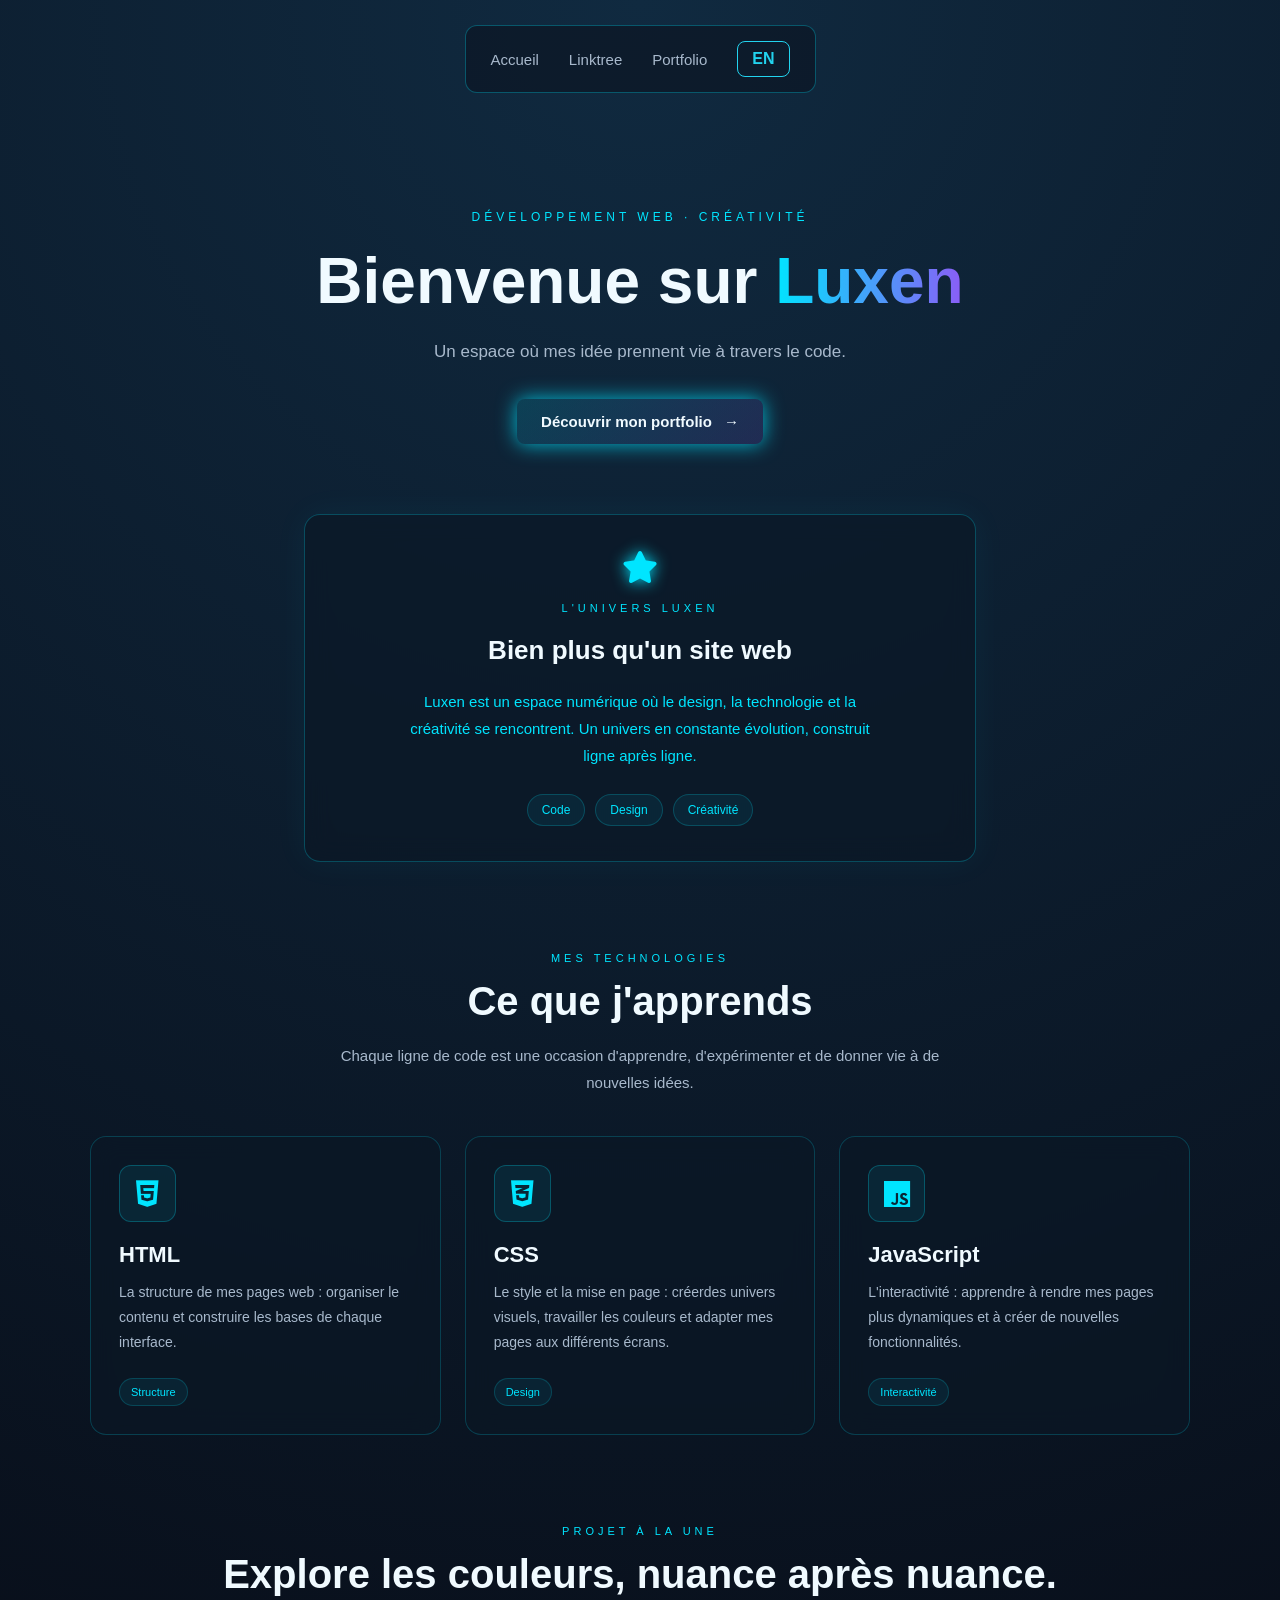
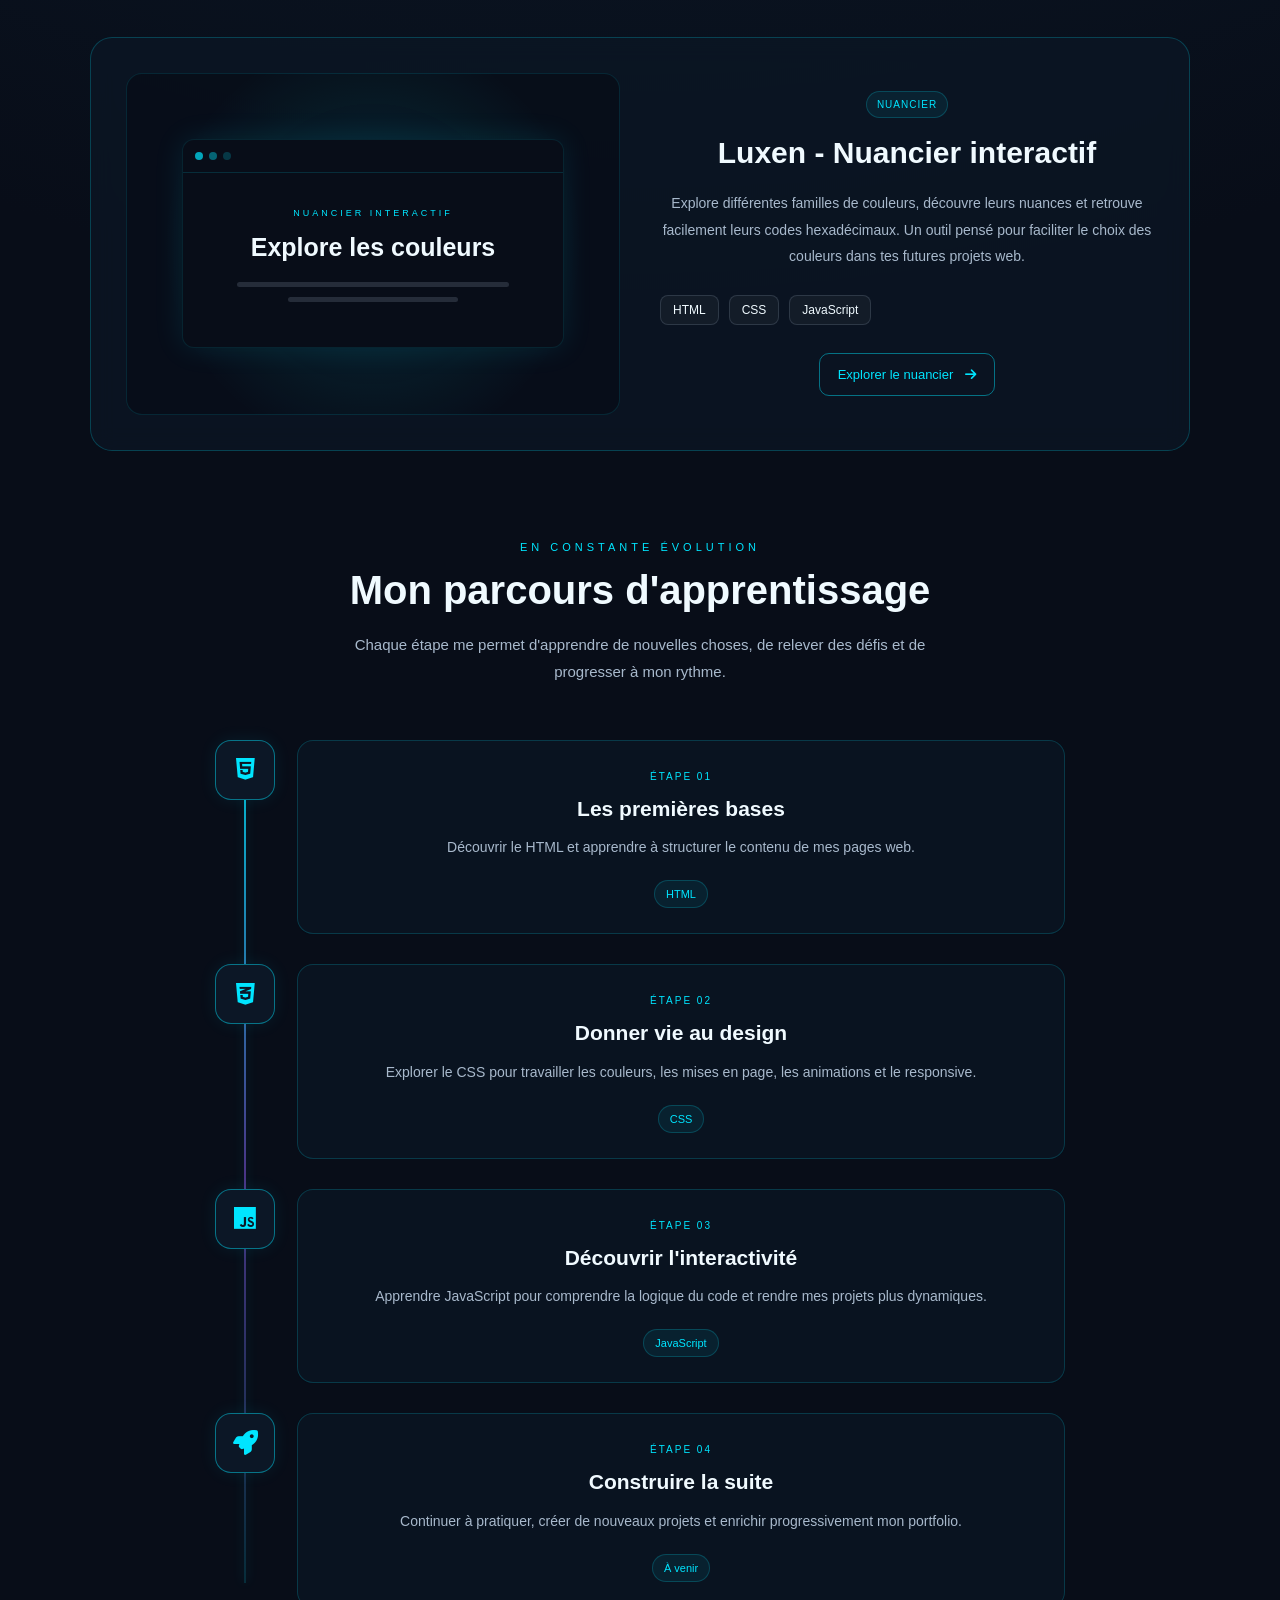
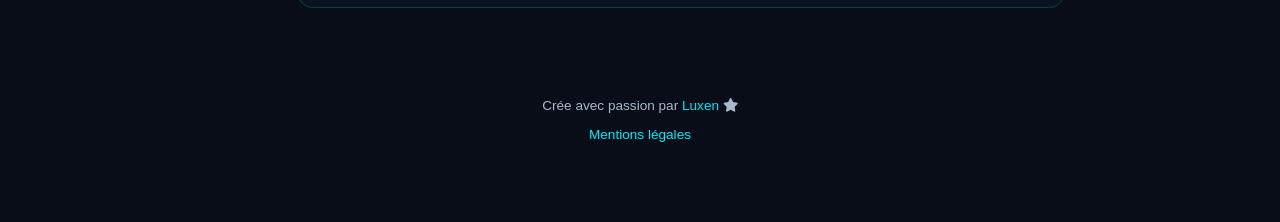
<file: index.html>
<!doctype html>
<html lang="fr">
    <head>
        <meta charset="UTF-8">
        <meta name="viewport" content="width=device-width, initial-scale=1.0">
        <title>Luxen - Accueil</title>
        <link rel="stylesheet" href="css/style.css">
        <!-- Font Awesome : bibliothèque d'icones -->
         <link rel="stylesheet" href="https://cdnjs.cloudflare.com/ajax/libs/font-awesome/6.7.2/css/all.min.css">
    </head>
    <body class="home-page">
       <nav>
        <a href="index.html" data-fr="Accueil" data-en="Home">Accueil</a>
        <a href="links.html" data-fr="Linktree" data-en="Linktree">Linktree</a>
        <a href="projects.html" data-fr="Portfolio" data-en="Portfolio">Portfolio</a>
        <button type="button" id="language-toggle" class="language-toggle" aria-label="Switch to English">EN</button>
       </nav>
       <main class="hero">
        <p class="hero-label" data-fr="DÉVELOPPEMENT WEB · CRÉATIVITÉ" data-en="WEB DEVELOPMENT · CREATIVITY">DÉVELOPPEMENT WEB · CRÉATIVITÉ</p>
        <h1 data-fr="Bienvenue sur " data-en="Welcome to ">Bienvenue sur <span>Luxen</span></h1>
        <p class="hero-description" data-fr="Un espace où mes idée prennent vie à travers le  code." data-en="A space where my ideas come to life through code.">Un espace où mes idée prennent vie à travers le  code.</p>
        <a href="projects.html" class="hero-button">
            <span data-fr="Découvrir mon portfolio" data-en="Explore my portfolio">Découvrir mon portfolio</span> <span>→</span></a>
        <section class="about-card">
            <div class="about-card-icon">
                <i class="fa-solid fa-star"></i>
            </div>
            <p class="about-card-label" data-fr="L'UNIVERS LUXEN" data-en="THE LUXEN UNIVERSE">L'UNIVERS LUXEN</p>
            <h2 data-fr="Bien plus qu'un site web" data-en="More than just a website">Bien plus qu'un site web</h2>
            <p class="about-card-description" data-fr="Luxen est un espace numérique où le design, la technologie et la créativité se rencontrent. Un univers en constante évolution, construit ligne après ligne."
                data-en="Luxen is a digital space where design, technologie, and creativity meet. A constantly evolving universe, built one line of code at a time.">
                Luxen est un espace numérique où le design, la technologie et la créativité se rencontrent. Un univers en constante évolution, construit ligne après ligne.</p>
            <div class="about-card-tags">
                <span>Code</span>
                <span>Design</span>
                <span data-fr="Créativité" data-en="Creativity">Créativité</span>
            </div>
        </section>
        <!-- SECTION: CE QUE J'APPRENDS -->
         <section class="skills-section reveal">
            <p class="skills-label" data-fr="MES TECHNOLOGIES" data-en="MY TECHNOLOGIES">MES TECHNOLOGIES</p>
            <h2 data-fr="Ce que j'apprends" data-en="What I'm learning">Ce que j'apprends</h2>
            <p class="skills-description" data-fr="Chaque ligne de code est une occasion d'apprendre, d'expérimenter et de donner vie à de nouvelles idées."
                data-en="Every line of code is an opportunity to learn, experiment, and bring new ideas to life.">
                Chaque ligne de code est une occasion d'apprendre, d'expérimenter et de donner vie à de nouvelles idées.</p>
            <div class="skills-grid">
                <!-- HTML -->
                 <article class="skill-card reveal">
                    <div class="skill-icon">
                        <i class="fa-brands fa-html5"></i>
                    </div>
                    <h3>HTML</h3>
                    <p data-fr="La structure de mes pages web : organiser le contenu et construire les bases de chaque interface."
                        data-en="The structure of my web pages: organizing content and building the foundation of each interface.">
                        La structure de mes pages web : organiser le contenu et construire les bases de chaque interface.</p>
                    <span class="skill-tag">Structure</span>
                 </article>
                 <!-- CSS -->
                  <article class="skill-card reveal">
                    <div class="skill-icon">
                        <i class="fa-brands fa-css3-alt"></i>
                    </div>
                    <h3>CSS</h3>
                    <p data-fr="Le style et la mise en page : créerdes univers visuels, travailler les couleurs et adapter mes pages aux différents écrans."
                        data-en="Styling and layout: creating visual experiences, working with colors, and adapting my pages to different screen sizes.">
                        Le style et la mise en page : créerdes univers visuels, travailler les couleurs et adapter mes pages aux différents écrans.</p>
                    <span class="skill-tag">Design</span>
                  </article>
                  <!-- JAVASCRIPT -->
                   <article class="skill-card reveal">
                    <div class="skill-icon">
                        <i class="fa-brands fa-js"></i>
                    </div>
                    <h3>JavaScript</h3>
                    <p data-fr="L'interactivité : apprendre à rendre mes pages plus dynamiques et à créer de nouvelles fonctionnalités."
                        data-en="Interactivity: learning to make my pages more dynamic and create new features.">
                        L'interactivité : apprendre à rendre mes pages plus dynamiques et à créer de nouvelles fonctionnalités.</p>
                    <span class="skill-tag" data-fr="Interactivité" data-en="Interactivity">Interactivité</span>
                   </article>
            </div>
         </section>
         <!-- SECTION : PROJET À LA UNE -->
          <section class="featured-section reveal">
            <p class="featured-label" data-fr="PROJET À LA UNE" data-en="FEATURED PROJECT">PROJET À LA UNE</p>
            <h2 data-fr="Explore les couleurs, nuance après nuance." data-en="Explore colors, shade by shade">Explore les couleurs, nuance après nuance.</h2>
            <div class="featured-card">
                <div class="featured-visual">
                    <div class="featured-window">
                        <div class="window-dots">
                            <span></span>
                            <span></span>
                            <span></span>
                        </div>
                        <div class="featured-preview">
                            <p data-fr="NUANCIER INTERACTIF" data-en="INTERACTIVE COLOR PALETTE">NUANCIER INTERACTIF</p>
                            <h3 data-fr="Explore les couleurs" data-en="Explore colors">Explore les couleurs</h3>
                            <div class="preview-line"></div>
                            <div class="preview-line short"></div>
                        </div>
                    </div>
                </div>
                <div class="featured-content">
                    <span class="featured-category" data-fr="NUANCIER" data-en="COLOR PALETTE">NUANCIER</span>
                    <h3 data-fr="Luxen - Nuancier interactif" data-en="Luxen - Interactive Color Palette">Luxen - Nuancier interactif</h3>
                    <p data-fr="Explore différentes familles de couleurs, découvre leurs nuances et retrouve facilement leurs codes hexadécimaux. Un outil pensé pour faciliter le choix des couleurs dans tes futures projets web."
                        data-en="Explore different color families, discover their shades, and easily find their hex codes. A tool designed to help you choose colors for your future web projects.">
                        Explore différentes familles de couleurs, découvre leurs nuances et retrouve facilement leurs codes hexadécimaux. Un outil pensé pour faciliter le choix des couleurs dans tes futures projets web.</p>
                    <div class="featured-tags">
                        <span>HTML</span>
                        <span>CSS</span>
                        <span>JavaScript</span>
                    </div>
                    <a href="nuancier.html" class="featured-button">
                        <span data-fr="Explorer le nuancier" data-en="Explore the color palette">Explorer le nuancier</span>
                        <i class="fa-solid fa-arrow-right"></i>
                    </a>
                </div>
            </div>
          </section>
          <!-- SECTION : MON PARCOURS D'APPRENTISSAGE -->
           <section class="journey-section reveal">
            <p class="journey-label" data-fr="EN CONSTANTE ÉVOLUTION" data-en="ALWAYS EVOLVING">EN CONSTANTE ÉVOLUTION</p>
            <h2 data-fr="Mon parcours d'apprentissage" data-en="My Learning Journey">Mon parcours d'apprentissage</h2>
            <p class="journey-description" data-fr="Chaque étape me permet d'apprendre de nouvelles choses, de relever des défis et de progresser à mon rythme."
                data-en="Each step helps me learn new things, take on challenges, and progress at my own pace.">
                Chaque étape me permet d'apprendre de nouvelles choses, de relever des défis et de progresser à mon rythme.</p>
            <div class="journey-timeline">
                <!-- ÉTAPE 1 -->
                 <article class="journey-item reveal">
                    <div class="journey-icon">
                        <i class="fa-brands fa-html5"></i>
                    </div>
                    <div class="journey-content">
                        <span class="journey-number" data-fr="ÉTAPE 01" data-en="STEP 01">ÉTAPE 01</span>
                        <h3 data-fr="Les premières bases" data-en="The First Steps">Les premières bases</h3>
                        <p data-fr="Découvrir le HTML et apprendre à structurer le contenu de mes pages web."
                            data-en="Discovering HTML and learning to structure the content of my web pages.">
                            Découvrir le HTML et apprendre à structurer le contenu de mes pages web.</p>
                        <span class="journey-tag">HTML</span>
                    </div>
                 </article>
                 <!-- ÉTAPE 2 -->
                  <article class="journey-item reveal">
                    <div class="journey-icon">
                        <i class="fa-brands fa-css3-alt"></i>
                    </div>
                    <div class="journey-content">
                        <span class="journey-number" data-fr="ÉTAPE 02" data-en="STEP 02">ÉTAPE 02</span>
                        <h3 data-fr="Donner vie au design" data-en="Bringing Design to Life">Donner vie au design</h3>
                        <p data-fr="Explorer le CSS pour travailler les couleurs, les mises en page, les animations et le responsive."
                            data-en="Exploring CSS to work with colors, layouts, animations, and responsive design.">
                            Explorer le CSS pour travailler les couleurs, les mises en page, les animations et le responsive.</p>
                        <span class="journey-tag">CSS</span>
                    </div>
                  </article>
                  <!-- ÉTAPE 3 -->
                   <article class="journey-item reveal">
                    <div class="journey-icon">
                        <i class="fa-brands fa-js"></i>
                    </div>
                    <div class="journey-content">
                        <span class="journey-number" data-fr="ÉTAPE 03" data-en="STEP 03">ÉTAPE 03</span>
                        <h3 data-fr="Découvrir l'interactivité" data-en="Discovering Interactivity">Découvrir l'interactivité</h3>
                        <p data-fr="Apprendre JavaScript pour comprendre la logique du code et rendre mes projets plus dynamiques."
                            data-en="LearningJavaScript to understand programming logic and make my projects more dynamic.">
                            Apprendre JavaScript pour comprendre la logique du code et rendre mes projets plus dynamiques.</p>
                        <span class="journey-tag">JavaScript</span>
                    </div>
                   </article>
                   <!-- ÉTAPE 4 -->
                    <article class="journey-item reveal">
                        <div class="journey-icon">
                            <i class="fa-solid fa-rocket"></i>
                        </div>
                        <div class="journey-content">
                            <span class="journey-number" data-fr="ÉTAPE 04" data-en="STEP 04">ÉTAPE 04</span>
                            <h3 data-fr="Construire la suite" data-en="Building What's Next">Construire la suite</h3>
                            <p data-fr="Continuer à pratiquer, créer de nouveaux projets et enrichir progressivement mon portfolio."
                                data-en="Keep practicing, create new projects, and gradually expand my portfolio.">
                                Continuer à pratiquer, créer de nouveaux projets et enrichir progressivement mon portfolio.</p>
                            <span class="journey-tag" data-fr="À venir" data-en="Coming soon">À venir</span>
                        </div>
                    </article>
            </div>
           </section>
        <footer class="site-footer">
            <p data-fr="Crée avec passion par " data-en="Created with passion by ">Crée avec passion par <span>Luxen</span> 
            <i class="fa-solid fa-star"></i>
            </p>
            <a href="mentions-legales.html" data-fr="Mentions légales" data-en="Legal Notice">Mentions légales</a>
        </footer>
       </main>
       <script src="js/script.js"></script>
    </body>
</html>
</file>
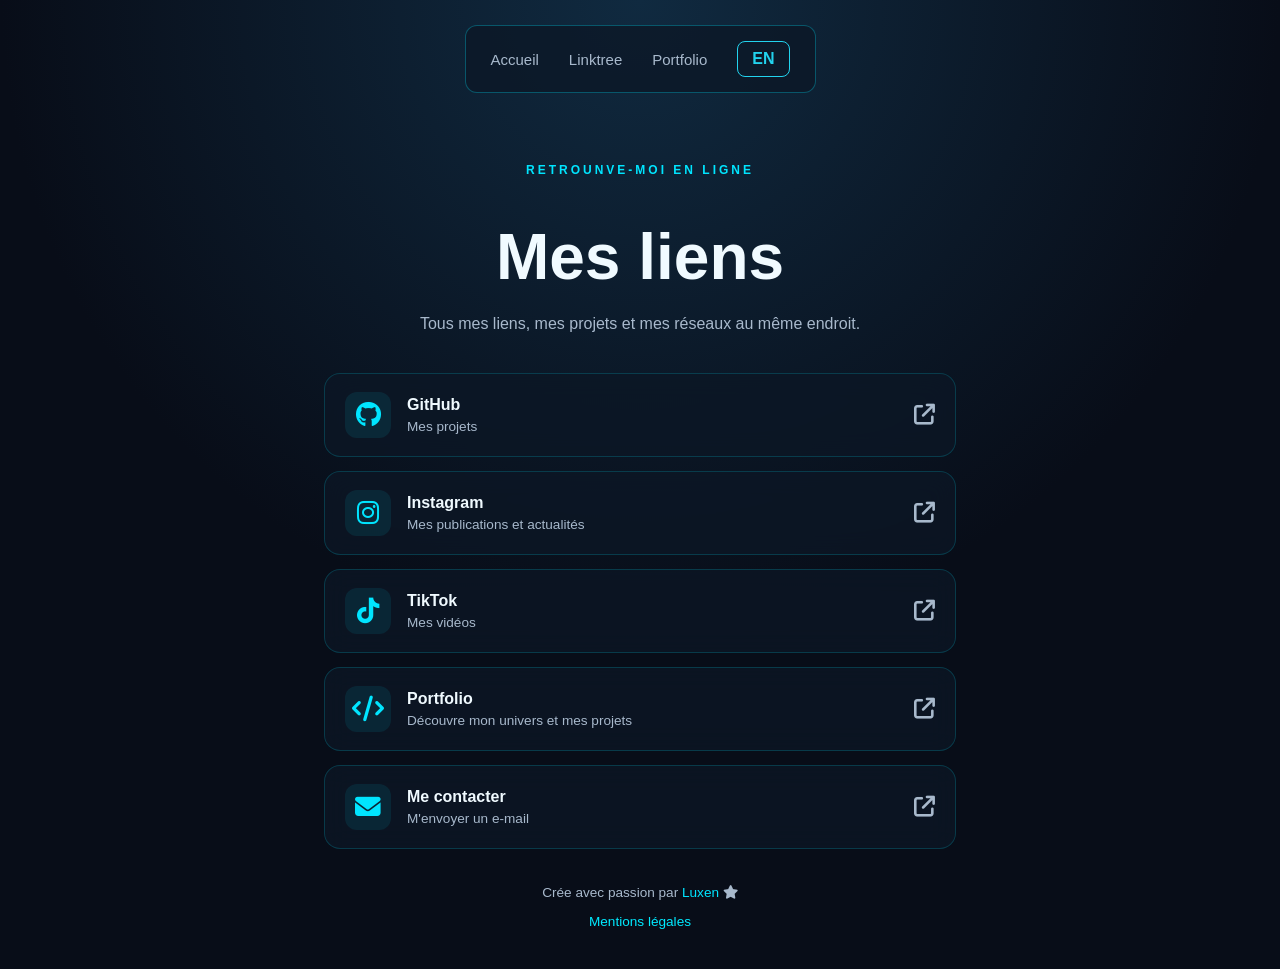
<file: links.html>
<!doctype html>
<html lang="fr">
    <head>
         <meta charset="UTF-8">
        <meta name="viewport" content="width=device-width, initial-scale=1.0">
        <title>Luxen - Linktree</title>
        <link rel="stylesheet" href="css/style.css">
        <!-- Font Awesome : bibliothèque d'icones -->
         <link rel="stylesheet" href="https://cdnjs.cloudflare.com/ajax/libs/font-awesome/6.7.2/css/all.min.css">
    </head>
    <body class="links-page">
       <nav>
        <a href="index.html" data-fr="Accueil" data-en="Home">Accueil</a>
        <a href="links.html" data-fr="Linktree" data-en="Linktree">Linktree</a>
        <a href="projects.html" data-fr="Portfolio" data-en="Portfolio">Portfolio</a>
        <button type="button" id="language-toggle" class="language-toggle" aria-label="Switch to English">EN</button>
       </nav> 
       <main class="links-container">
        <header class="links-header">
            <p class="links-label" data-fr="RETROUNVE-MOI EN LIGNE" data-en="FIND ME ONLINE">RETROUVE-MOI EN LIGNE</p>
            <h1 data-fr="Mes liens" data-en="My links">Mes liens</h1>
            <p class="links-description" data-fr="Tous mes liens, mes projets et mes réseaux au même endroit."
                data-en="All my links, projects and social media in one place.">
                Tous mes liens, mes projets et mes réseaux au même endroit.</p>
        </header>
        <section class="links-list">
            <!-- GitHub -->
            <a class="link-card" href="https://github.com/lukas-dev-02-51/" target="_blank" rel="noopener noreferrer">
                <span class="link-icon">
                    <i class="fa-brands fa-github"></i>
                </span>
                <span class="link-info">
                    <strong>GitHub</strong>
                    <small data-fr="Mes projets" data-en="My projects">Mes projets</small>
                </span>
                <span class="link-arrow">
                    <i class="fa-solid fa-arrow-up-right-from-square"></i>
                </span>
            </a>
            <!-- Instagram -->
            <a class="link-card" href="https://www.instagram.com/lukas.dev.02.51?igsh=MWQ1NndvaG9zdzJwNw%3D%3D&utm_source=qr" target="blank" rel="noopener noreferrer">
                <span class="link-icon">
                    <i class="fa-brands fa-instagram"></i>
                </span>
                <span class="link-info">
                    <strong>Instagram</strong>
                    <small data-fr="Mes publications et actualités" data-en="My posts and updates">Mes publications et actualités</small>
                </span>
                <span class="link-arrow">
                    <i class="fa-solid fa-arrow-up-right-from-square"></i>
                </span>
            </a>
            <!-- TikTok -->
            <a class="link-card" href="https://www.tiktok.com/@lukas.dev.02.51" target="_blank" rel="noopener noreferrer">
                <span class="link-icon">
                    <i class="fa-brands fa-tiktok"></i>
                </span>
                <span class="link-info">
                    <strong>TikTok</strong>
                    <small data-fr="Mes vidéos" data-en="My videos">Mes vidéos</small>
                </span>
                <span class="link-arrow">
                    <i class="fa-solid fa-arrow-up-right-from-square"></i>
                </span>
            </a>
            <!-- Portfolio -->
            <a class="link-card" href="projects.html">
                <span class="link-icon">
                    <i class="fa-solid fa-code"></i>
                </span>
                <span class="link-info">
                    <strong>Portfolio</strong>
                    <small data-fr="Découvre mon univers et mes projets" data-en="Discover my world and projects">Découvre mon univers et mes projets</small>
                </span>
                <span class="link-arrow">
                    <i class="fa-solid fa-arrow-up-right-from-square"></i>
                </span>
            </a>
            <!-- Contact -->
            <a class="link-card" href="mailto:lukas.dev.02.51@gmail.com">
                <span class="link-icon">
                    <i class="fa-solid fa-envelope"></i>
                </span>
                <span class="link-info">
                    <strong data-fr="Me contacter" data-en="Contact me">Me contacter</strong>
                    <small data-fr="M'envoyer un e-mail" data-en="Send me an email">M'envoyer un e-mail</small>
                </span>
                <span class="link-arrow">
                    <i class="fa-solid fa-arrow-up-right-from-square"></i>
                </span>
            </a>
        </section>
        <footer class="site-footer">
            <p data-fr="Crée avec passion par " data-en="Created with passion by ">Crée avec passion par <span>Luxen</span> 
            <i class="fa-solid fa-star"></i>
            </p>
            <a href="mentions-legales.html" data-fr="Mentions légales" data-en="Legal Notice">Mentions légales</a>
        </footer>
       </main>
       <script src="js/script.js"></script>
    </body>
</html>
</file>
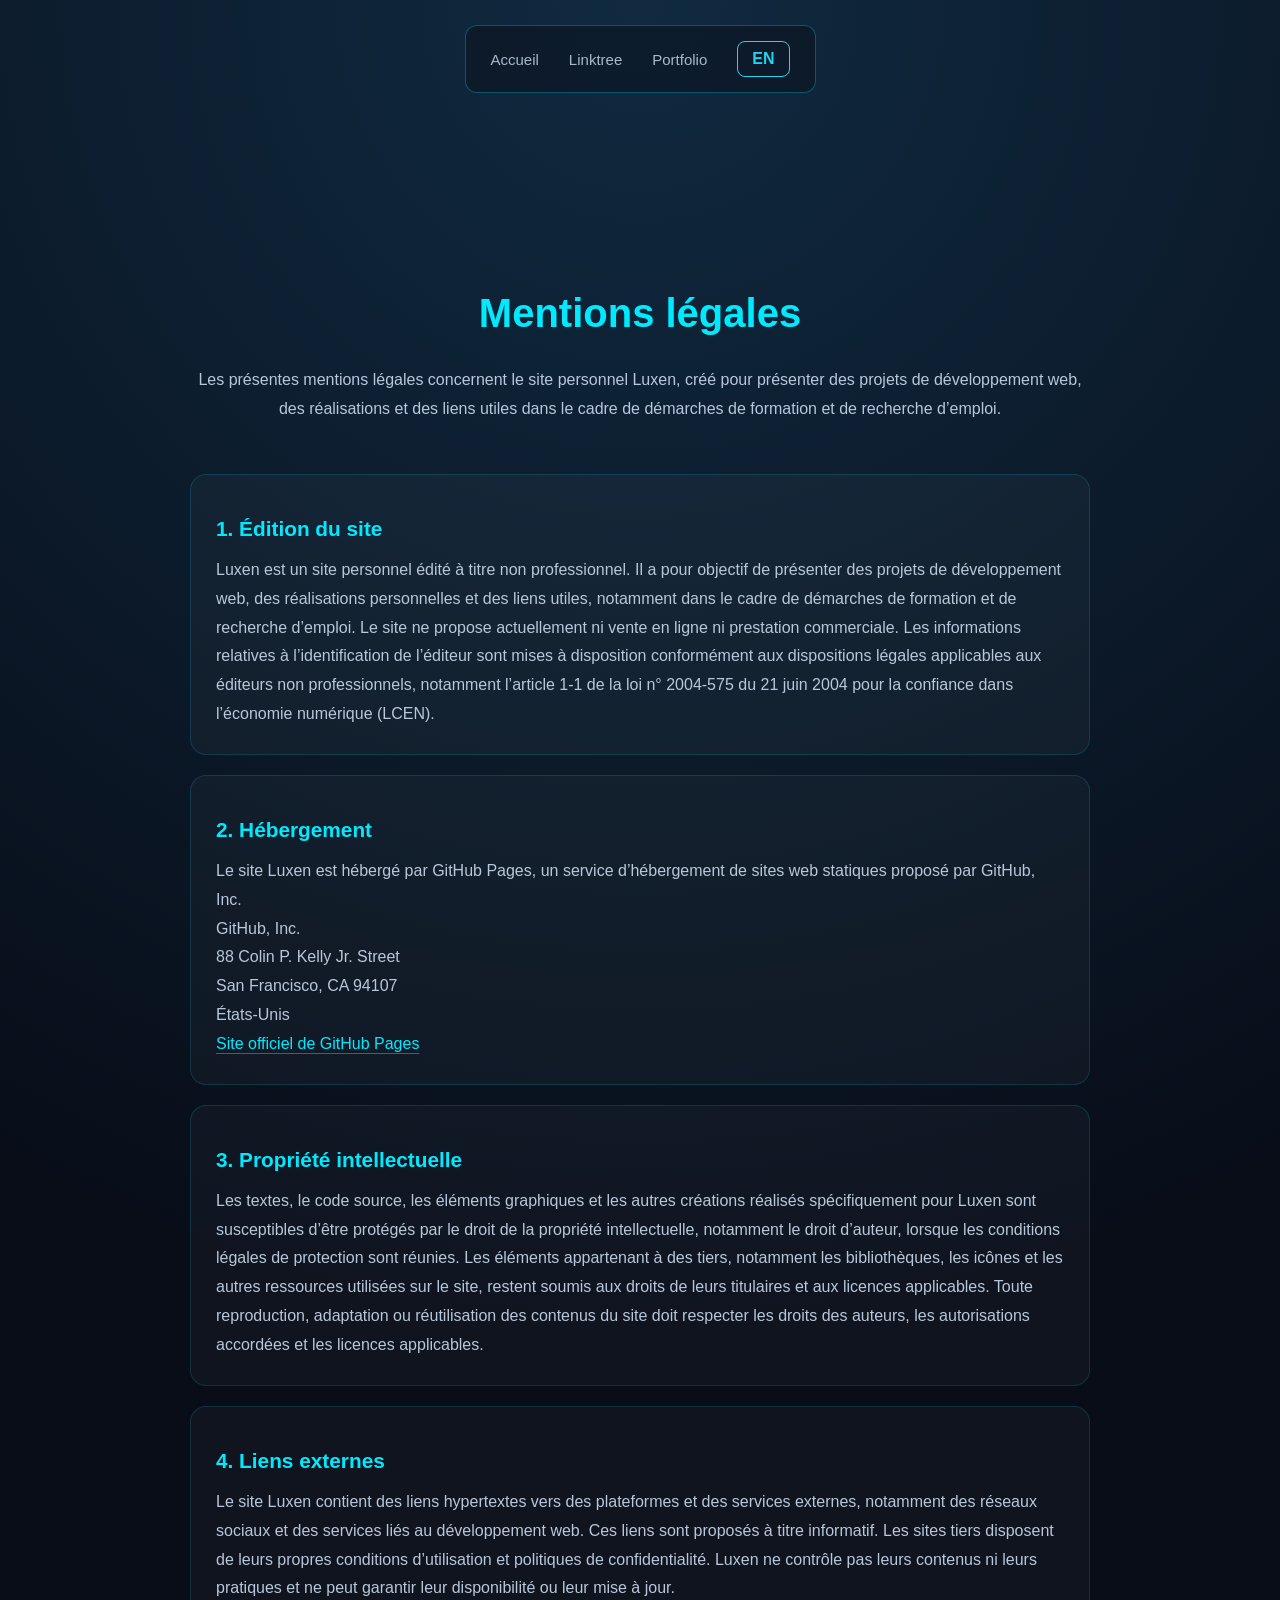
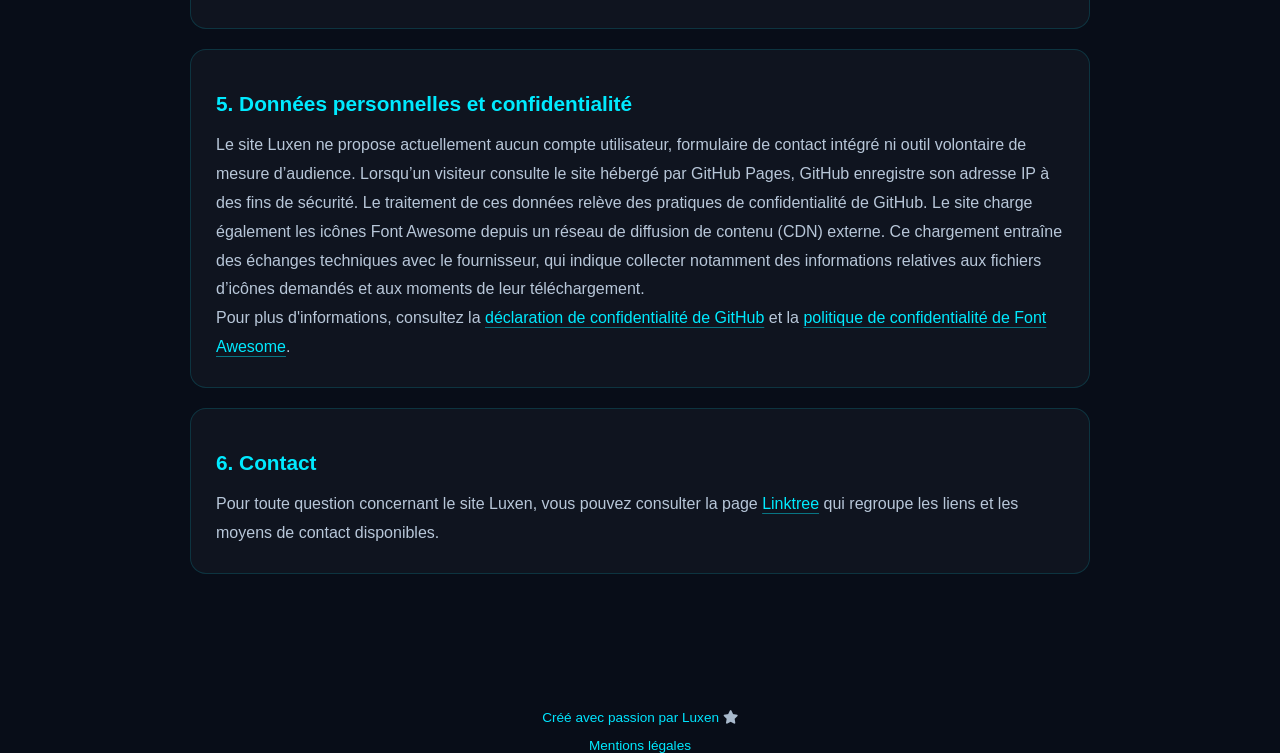
<file: mentions-legales.html>
<!doctype html>
<html lang="fr">
    <head>
        <meta charset="UTF-8">
        <meta name="viewport" content="width=device-width, initial-scale=1.0">
        <title>Mentions légales | Luxen</title>
        <meta name="description" content="Mentions légales et informations relatives au site personnel Luxen.">
        <link rel="stylesheet" href="css/style.css">
        <link rel="stylesheet" href="https://cdnjs.cloudflare.com/ajax/libs/font-awesome/6.7.2/css/all.min.css">
    </head>
    <body>
        <nav>
            <a href="index.html" data-fr="Accueil" data-en="Home">Accueil</a>
            <a href="links.html" data-fr="Linktree" data-en="Linktree">Linktree</a>
            <a href="projects.html" data-fr="Portfolio" data-en="Portfolio">Portfolio</a>
            <button type="button" id="language-toggle" class="language-toggle" aria-label="Switch to English">EN</button>
        </nav>
        <main>
            <section class="legal-page">
                <div class="legal-container">
                    <h1 data-fr="Mentions légales" data-en="Legal Notice">Mentions légales</h1>
                    <p data-fr="Les présentes mentions légales concernent le site personnel Luxen, créé pour présenter des projets de développement web, des réalisations et des liens utiles dans le cadre de démarches de formation et de recherche d’emploi."
                        data-en="This legal notice applies to the personal website Luxen, created to showcase web development projects, personal work and useful links in connection with education and job-seeking activities.">
                        Les présentes mentions légales concernent le site personnel Luxen, créé pour présenter des projets de développement web, des réalisations et des liens utiles dans le cadre de démarches de formation et de recherche d’emploi.
                    </p>
                    <section class="legal-section">
                        <h2 data-fr="1. Édition du site" data-en="1. Website Publisher">1. Édition du site</h2>
                        <p data-fr="Luxen est un site personnel édité à titre non professionnel. Il a pour objectif de présenter des projets de développement web, des réalisations personnelles et des liens utiles, notamment dans le cadre de démarches de formation et de recherche d’emploi. Le site ne propose actuellement ni vente en ligne ni prestation commerciale. Les informations relatives à l’identification de l’éditeur sont mises à disposition conformément aux dispositions légales applicables aux éditeurs non professionnels, notamment l’article 1-1 de la loi n° 2004-575 du 21 juin 2004 pour la confiance dans l’économie numérique (LCEN)."
                            data-en="Luxen is a personal website published on a non-professional basis. Its purpose is to showcase web development projects, personal work and useful links, particularly in connection with education and job-seeking activities. The website currently offers neither online sales nor commercial services. Information identifying the publisher is made available in accordance with the legal provisions applicable to non-professional publishers, particularly Article 1-1 of French Law No. 2004-575 of 21 June 2004 on Confidence in the Digital Economy (LCEN).">
                            Luxen est un site personnel édité à titre non professionnel. Il a pour objectif de présenter des projets de développement web, des réalisations personnelles et des liens utiles, notamment dans le cadre de démarches de formation et de recherche d’emploi. Le site ne propose actuellement ni vente en ligne ni prestation commerciale. Les informations relatives à l’identification de l’éditeur sont mises à disposition conformément aux dispositions légales applicables aux éditeurs non professionnels, notamment l’article 1-1 de la loi n° 2004-575 du 21 juin 2004 pour la confiance dans l’économie numérique (LCEN).
                        </p>
                    </section>
                    <section class="legal-section">
                        <h2 data-fr="2. Hébergement" data-en="2. Hosting">2. Hébergement</h2>
                        <p data-fr="Le site Luxen est hébergé par GitHub Pages, un service d’hébergement de sites web statiques proposé par GitHub, Inc."
                            data-en="The Luxen website is hosted by GitHub Pages, a static website hosting service provided by GitHub, Inc.">
                            Le site Luxen est hébergé par GitHub Pages, un service d’hébergement de sites web statiques proposé par GitHub, Inc.
                        </p>

                        <p>
                            GitHub, Inc.<br>
                            88 Colin P. Kelly Jr. Street<br>
                            San Francisco, CA 94107<br>
                            <span data-fr="États-Unis" data-en="United States">États-Unis</span>
                        </p>
                        <p>
                            <a href="https://pages.github.com/"
                                target="_blank"
                                rel="noopener noreferrer"
                                data-fr="Site officiel de GitHub Pages"
                                data-en="Official GitHub Pages website">
                            Site officiel de GitHub Pages</a>
                        </p>
                    </section>
                    <section class="legal-section">
                        <h2 data-fr="3. Propriété intellectuelle" data-en="3. Intellectual Property">3. Propriété intellectuelle</h2>
                        <p data-fr="Les textes, le code source, les éléments graphiques et les autres créations réalisés spécifiquement pour Luxen sont susceptibles d’être protégés par le droit de la propriété intellectuelle, notamment le droit d’auteur, lorsque les conditions légales de protection sont réunies. Les éléments appartenant à des tiers, notamment les bibliothèques, les icônes et les autres ressources utilisées sur le site, restent soumis aux droits de leurs titulaires et aux licences applicables. Toute reproduction, adaptation ou réutilisation des contenus du site doit respecter les droits des auteurs, les autorisations accordées et les licences applicables."
                            data-en="The text, source code, graphic elements and other works created specifically for Luxen may be protected by intellectual property law, including copyright, where the applicable legal requirements are met. Third-party materials, including libraries, icons and other resources used on the website, remain subject to their respective owners' rights and applicable licences. Any reproduction, adaptation or reuse of the website's content must comply with the authors' rights, permissions granted and applicable licences.">
                            Les textes, le code source, les éléments graphiques et les autres créations réalisés spécifiquement pour Luxen sont susceptibles d’être protégés par le droit de la propriété intellectuelle, notamment le droit d’auteur, lorsque les conditions légales de protection sont réunies. Les éléments appartenant à des tiers, notamment les bibliothèques, les icônes et les autres ressources utilisées sur le site, restent soumis aux droits de leurs titulaires et aux licences applicables. Toute reproduction, adaptation ou réutilisation des contenus du site doit respecter les droits des auteurs, les autorisations accordées et les licences applicables.
                        </p>
                    </section>
                    <section class="legal-section">
                        <h2 data-fr="4. Liens externes" data-en="4. External Links">4. Liens externes</h2>
                        <p data-fr="Le site Luxen contient des liens hypertextes vers des plateformes et des services externes, notamment des réseaux sociaux et des services liés au développement web. Ces liens sont proposés à titre informatif. Les sites tiers disposent de leurs propres conditions d’utilisation et politiques de confidentialité. Luxen ne contrôle pas leurs contenus ni leurs pratiques et ne peut garantir leur disponibilité ou leur mise à jour."
                            data-en="The Luxen website contains links to external platforms and services, including social networks and web development-related services. These links are provided for informational purposes. Third-party websites have their own terms of use and privacy policies. Luxen does not control their content or practices and cannot guarantee their availability or that their information is up to date.">
                            Le site Luxen contient des liens hypertextes vers des plateformes et des services externes, notamment des réseaux sociaux et des services liés au développement web. Ces liens sont proposés à titre informatif. Les sites tiers disposent de leurs propres conditions d’utilisation et politiques de confidentialité. Luxen ne contrôle pas leurs contenus ni leurs pratiques et ne peut garantir leur disponibilité ou leur mise à jour.
                        </p>
                    </section>
                    <section class="legal-section">
                        <h2 data-fr="5. Données personnelles et confidentialité" data-en="5. Personal Data and Privacy">5. Données personnelles et confidentialité</h2>
                        <p data-fr="Le site Luxen ne propose actuellement aucun compte utilisateur, formulaire de contact intégré ni outil volontaire de mesure d’audience. Lorsqu’un visiteur consulte le site hébergé par GitHub Pages, GitHub enregistre son adresse IP à des fins de sécurité. Le traitement de ces données relève des pratiques de confidentialité de GitHub. Le site charge également les icônes Font Awesome depuis un réseau de diffusion de contenu (CDN) externe. Ce chargement entraîne des échanges techniques avec le fournisseur, qui indique collecter notamment des informations relatives aux fichiers d’icônes demandés et aux moments de leur téléchargement."
                            data-en="The Luxen website currently offers no user accounts, built-in contact forms or voluntary audience measurement tools. When a visitor accesses the website hosted by GitHub Pages, GitHub records their IP address for security purposes. The processing of this data is subject to GitHub's privacy practices. The website also loads Font Awesome icons from an external content delivery network (CDN). This loading process involves technical exchanges with the provider, which states that it collects information including details about requested icon files and when they are downloaded.">
                            Le site Luxen ne propose actuellement aucun compte utilisateur, formulaire de contact intégré ni outil volontaire de mesure d’audience. Lorsqu’un visiteur consulte le site hébergé par GitHub Pages, GitHub enregistre son adresse IP à des fins de sécurité. Le traitement de ces données relève des pratiques de confidentialité de GitHub. Le site charge également les icônes Font Awesome depuis un réseau de diffusion de contenu (CDN) externe. Ce chargement entraîne des échanges techniques avec le fournisseur, qui indique collecter notamment des informations relatives aux fichiers d’icônes demandés et aux moments de leur téléchargement.
                        </p>
                        <p>
                            <span data-fr="Pour plus d'informations, consultez la" data-en="For more information, please consult the">Pour plus d'informations, consultez la</span>
                            <a href="https://docs.github.com/fr/site-policy/privacy-policies/github-general-privacy-statement"
                                target="_blank"
                                rel="noopener noreferrer"
                                data-fr="déclaration de confidentialité de GitHub"
                                data-en="GitHub Privacy Statement">
                            déclaration de confidentialité de GitHub</a>
                            <span data-fr="et la" data-en="and the">et la</span>
                            <a href="https://fontawesome.com/privacy"
                                target="_blank"
                                rel="noopener noreferrer"
                                data-fr="politique de confidentialité de Font Awesome"
                                data-en="Font Awesome Privacy Policy">
                            politique de confidentialité de Font Awesome</a>.
                        </p>
                    </section>
                    <section class="legal-section">
                        <h2 data-fr="6. Contact" data-en="6. Contact">6. Contact</h2>
                        <p>
                            <span data-fr="Pour toute question concernant le site Luxen, vous pouvez consulter la page"
                                data-en="For any questions about the Luxen website, you can visit the">
                                Pour toute question concernant le site Luxen, vous pouvez consulter la page</span>
                            <a href="links.html" data-fr="Linktree" data-en="Linktree">Linktree</a>
                            <span data-fr="qui regroupe les liens et les moyens de contact disponibles."
                                data-en="page, which brings together the available links and contact methods.">
                                qui regroupe les liens et les moyens de contact disponibles.</span>
                        </p>
                    </section>
                </div>
            </section>
            <footer class="site-footer">
                <p>
                    <span data-fr="Créé avec passion par " data-en="Created with passion by ">Créé avec passion par </span><span>Luxen</span>&#x20;
                    <i class="fa-solid fa-star"></i>
                </p>
                <a href="mentions-legales.html" data-fr="Mentions légales" data-en="Legal Notice">Mentions légales</a>
            </footer>
        </main>
        <script src="js/script.js"></script>
    </body>
    </html>
</file>
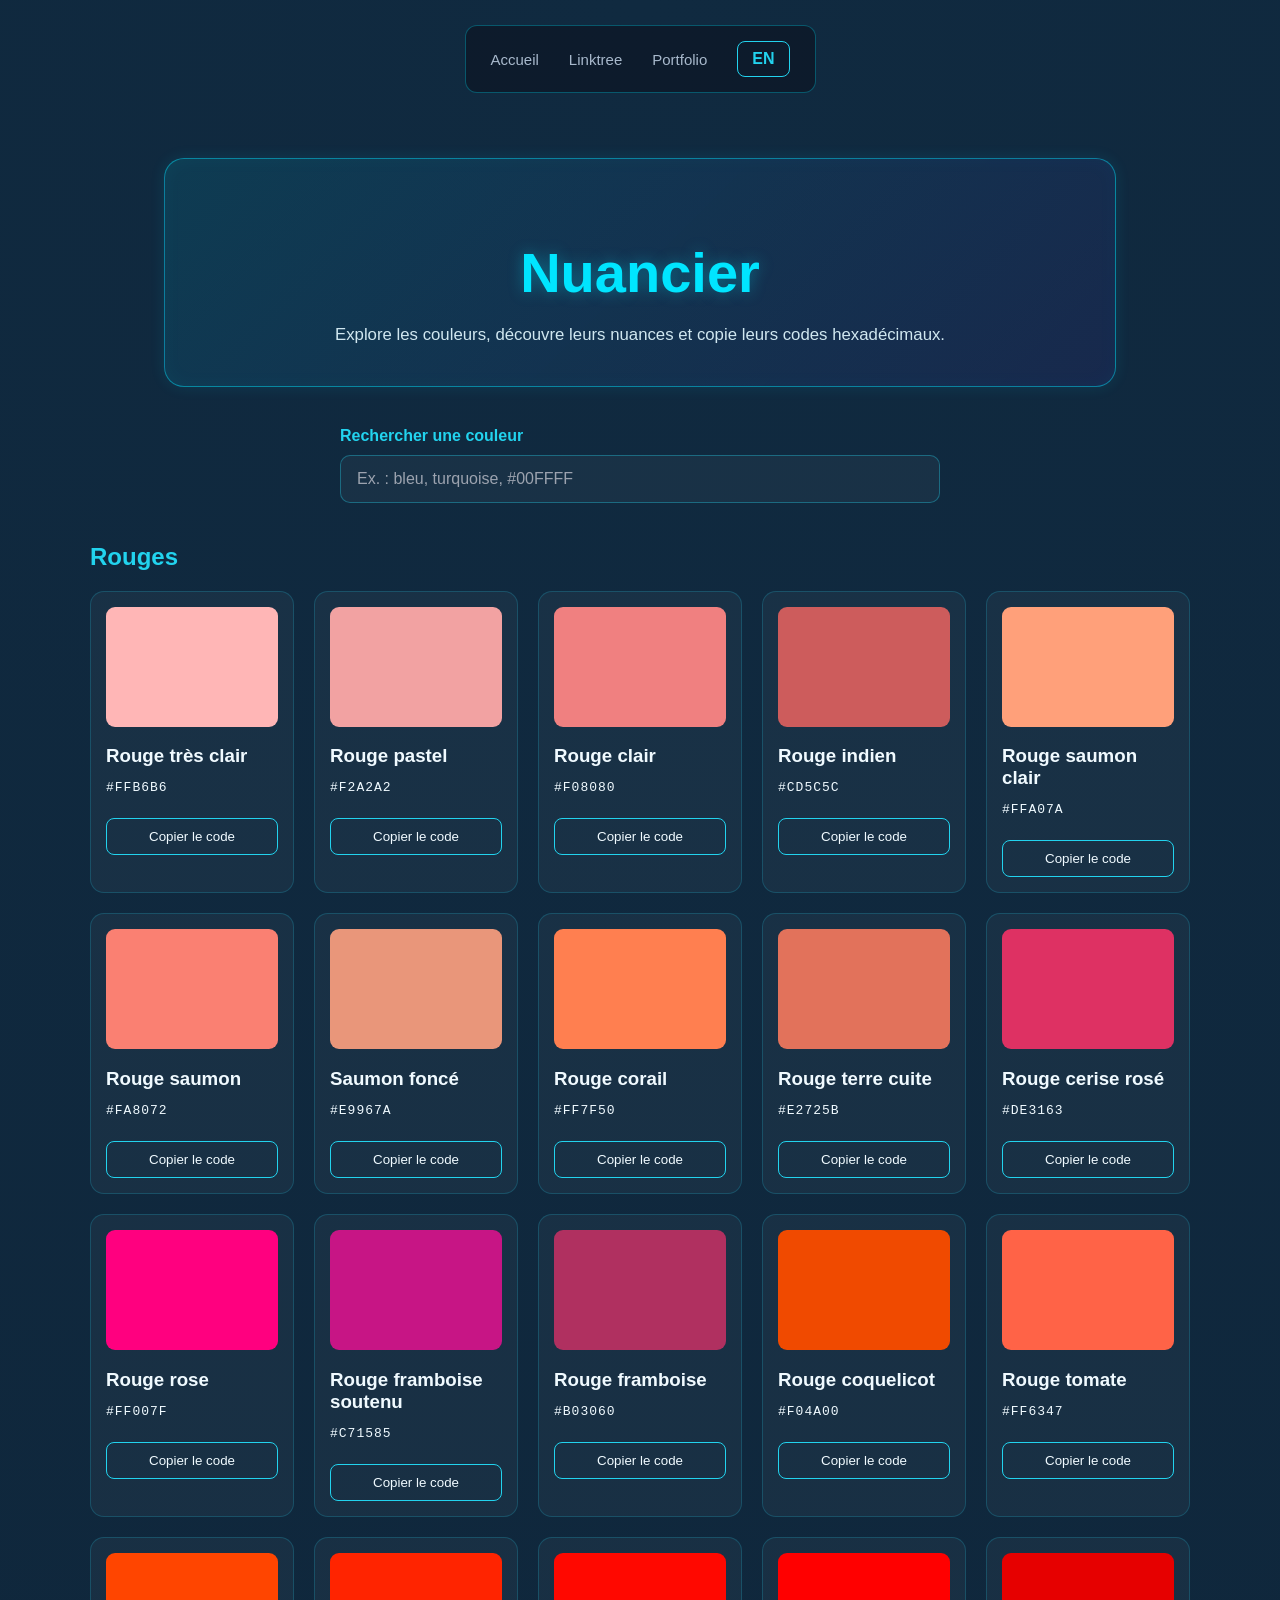
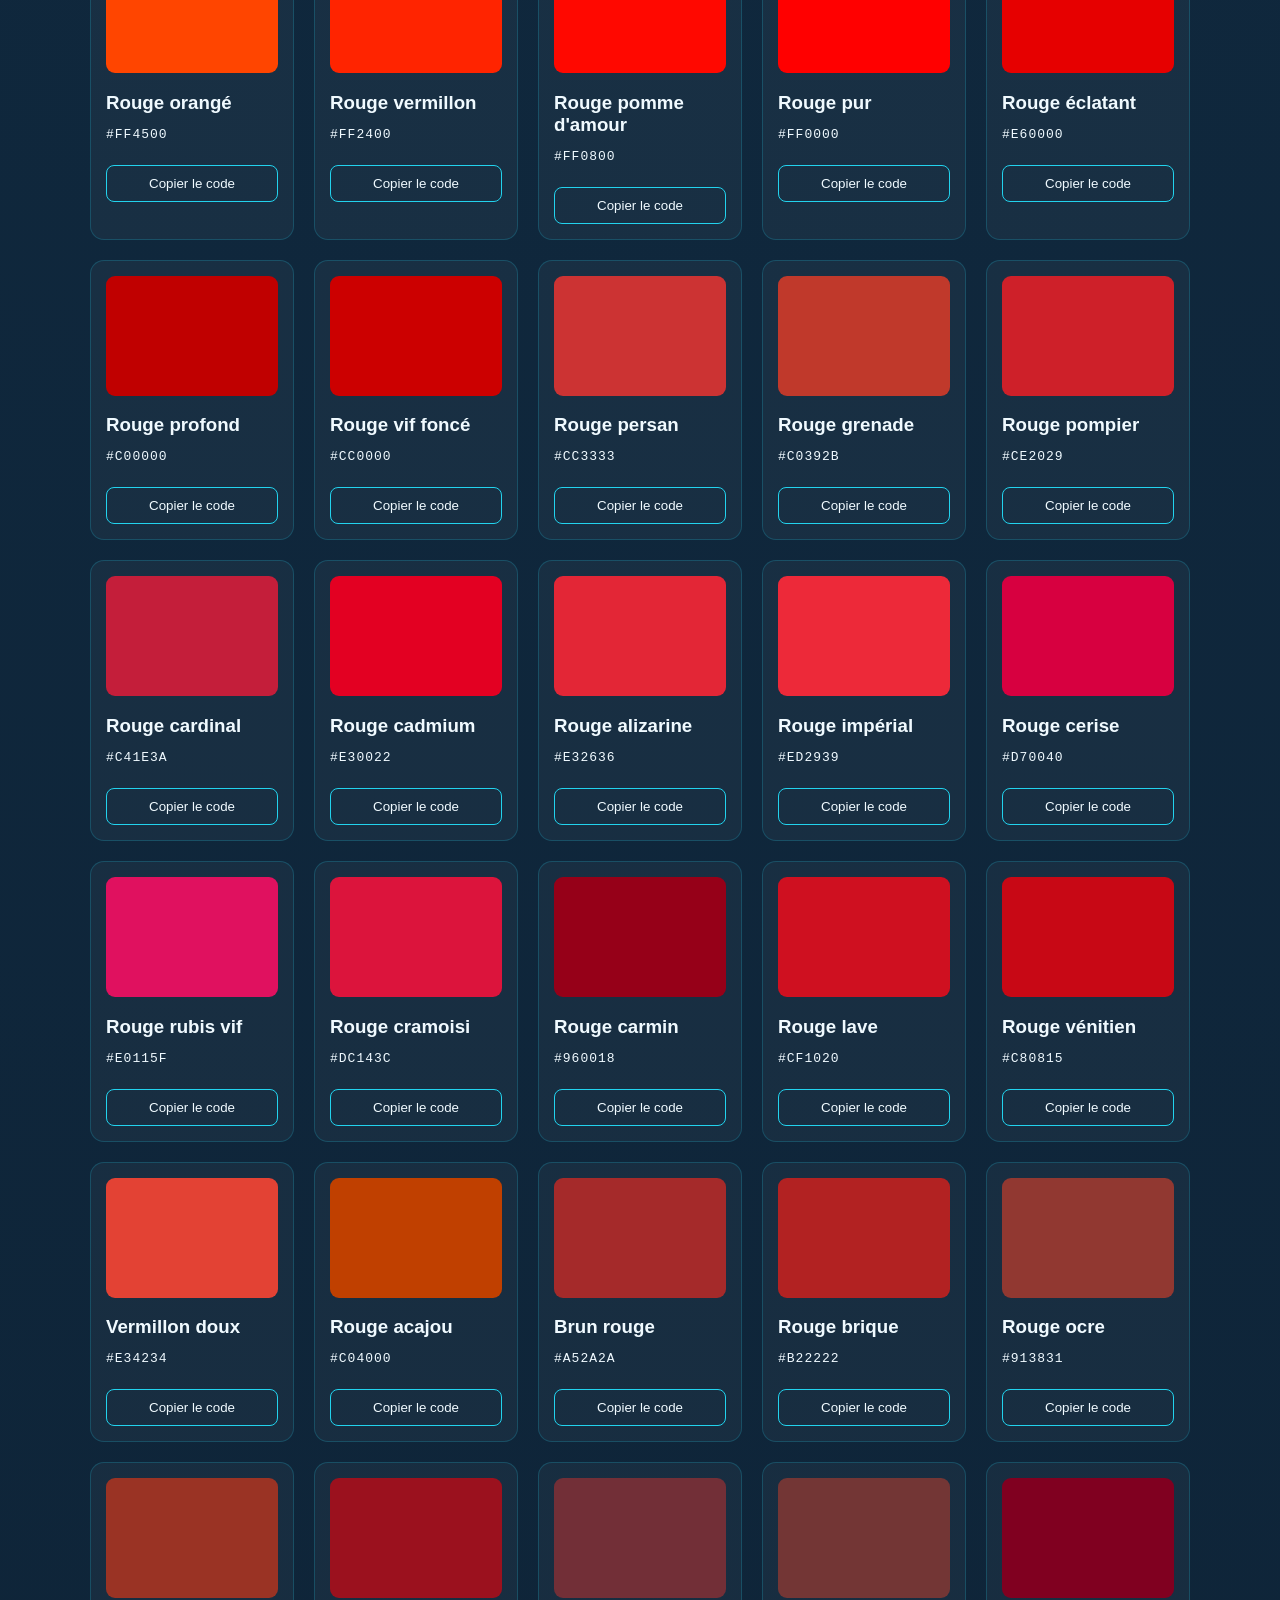
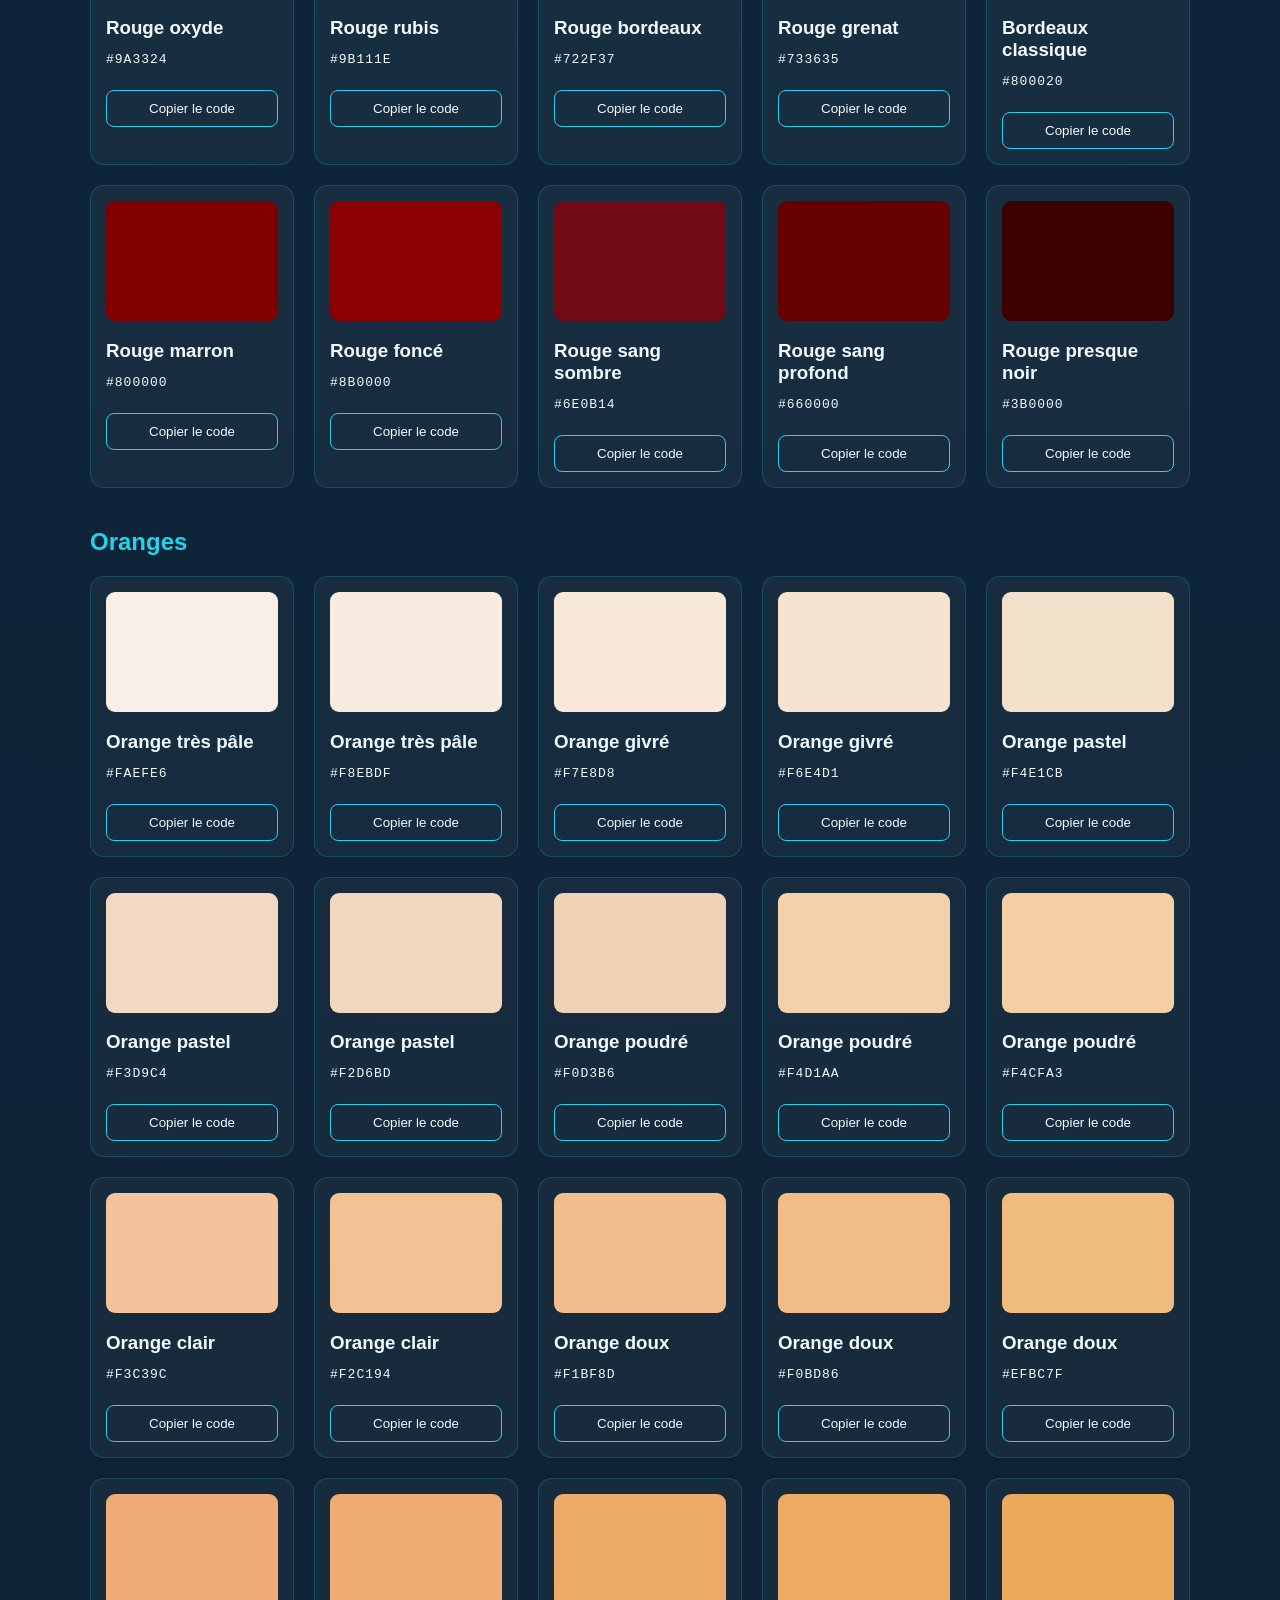
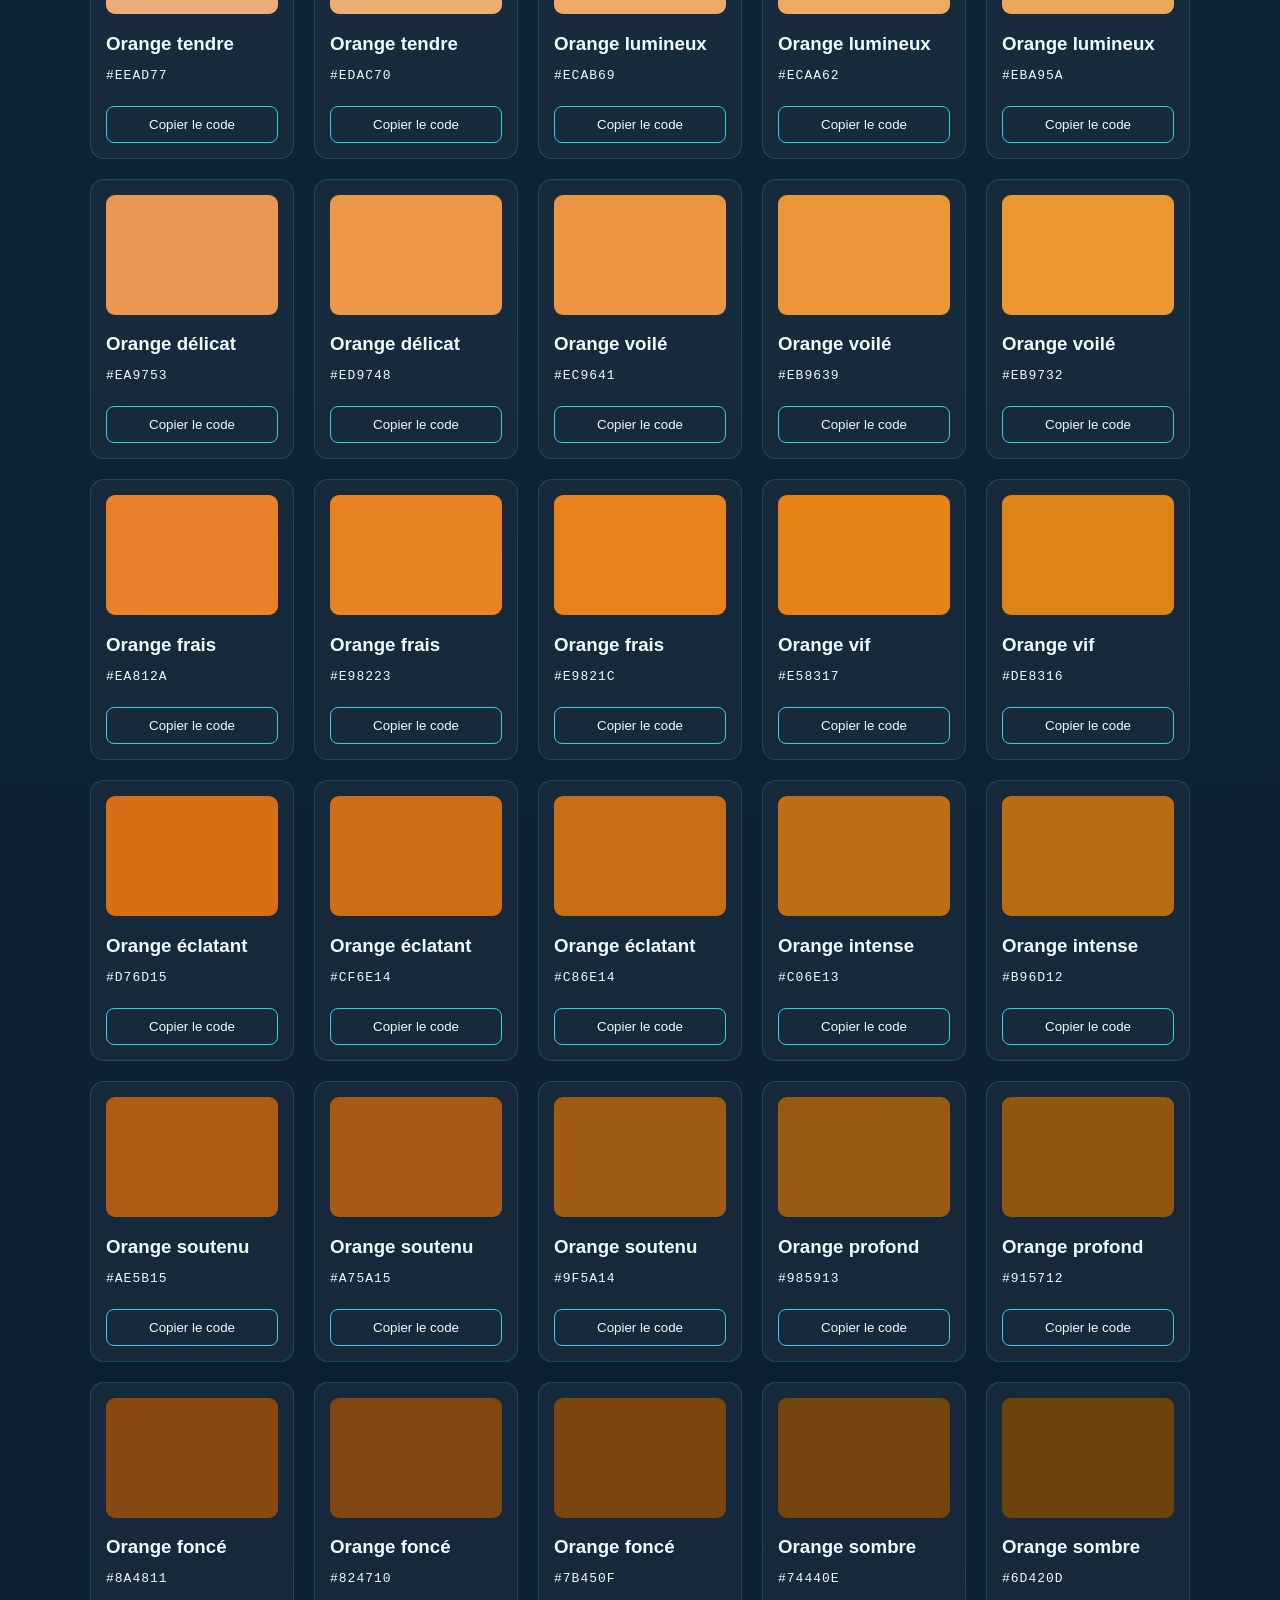
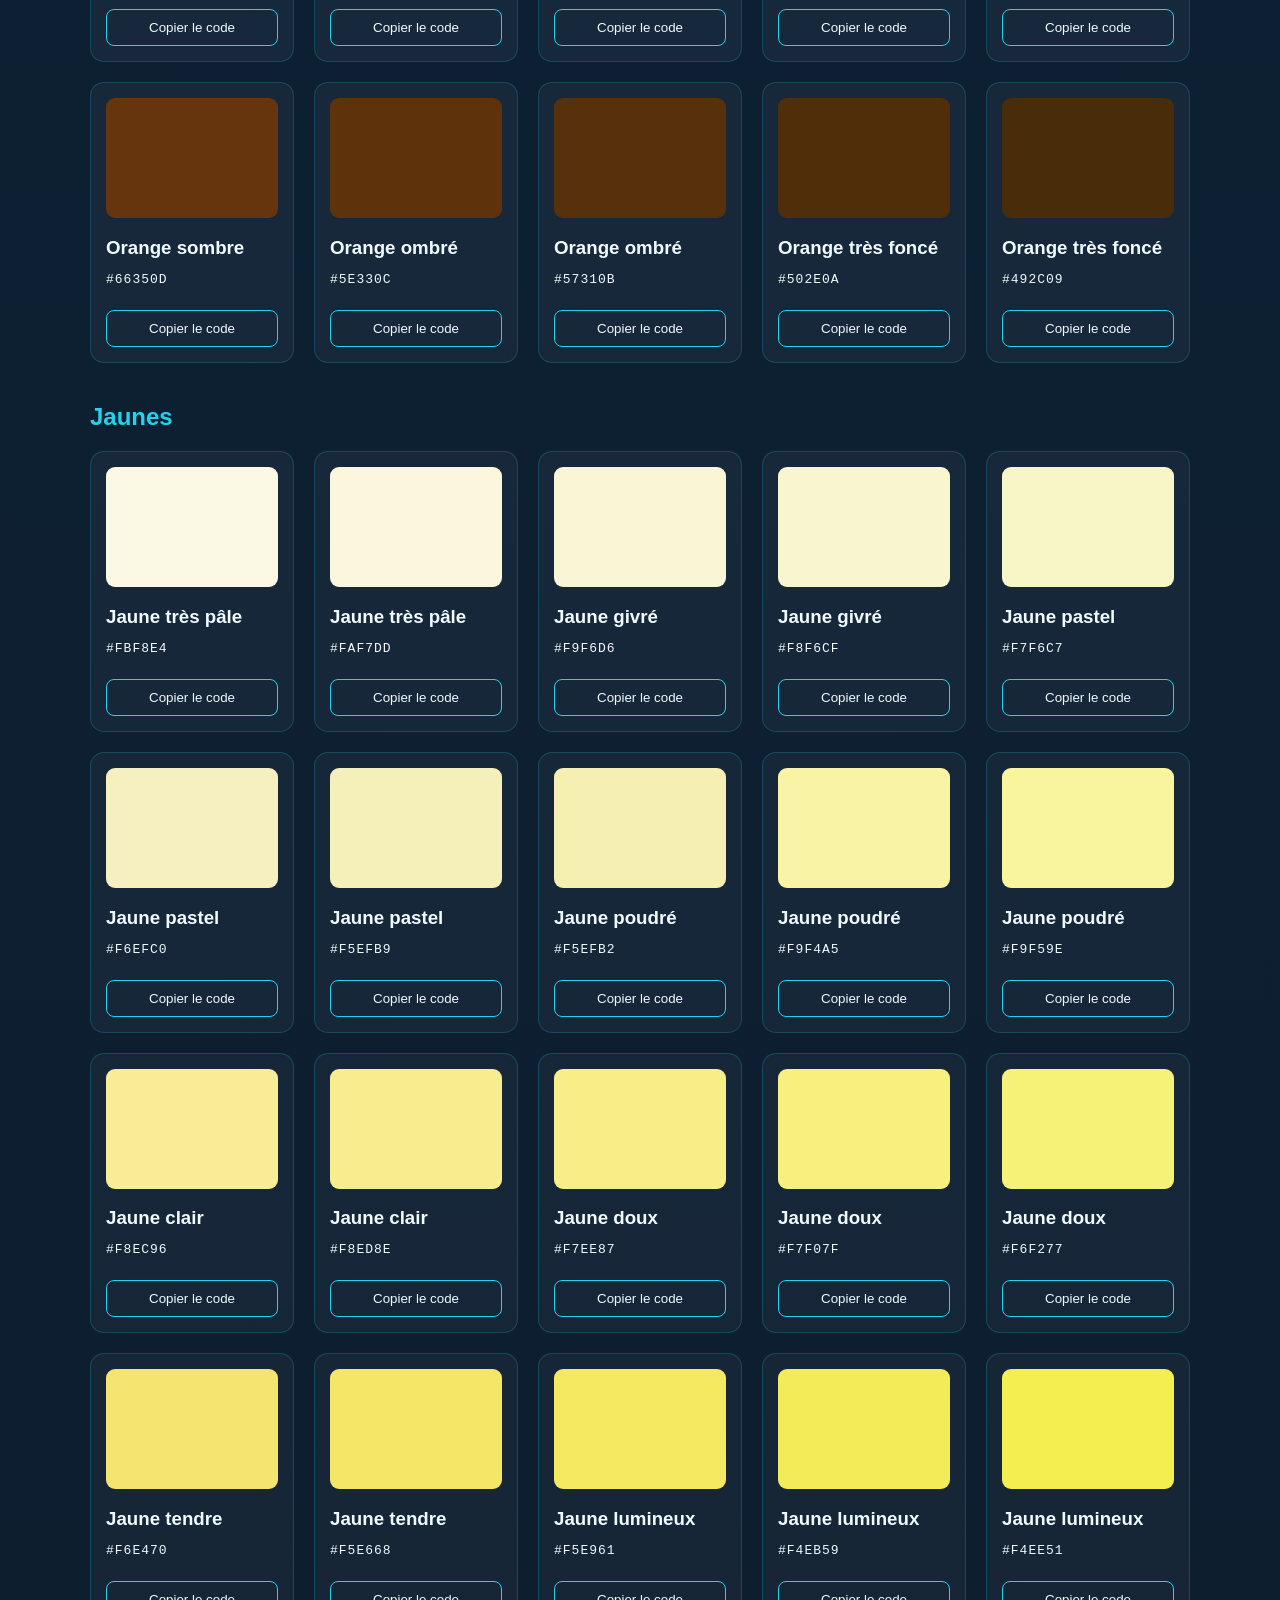
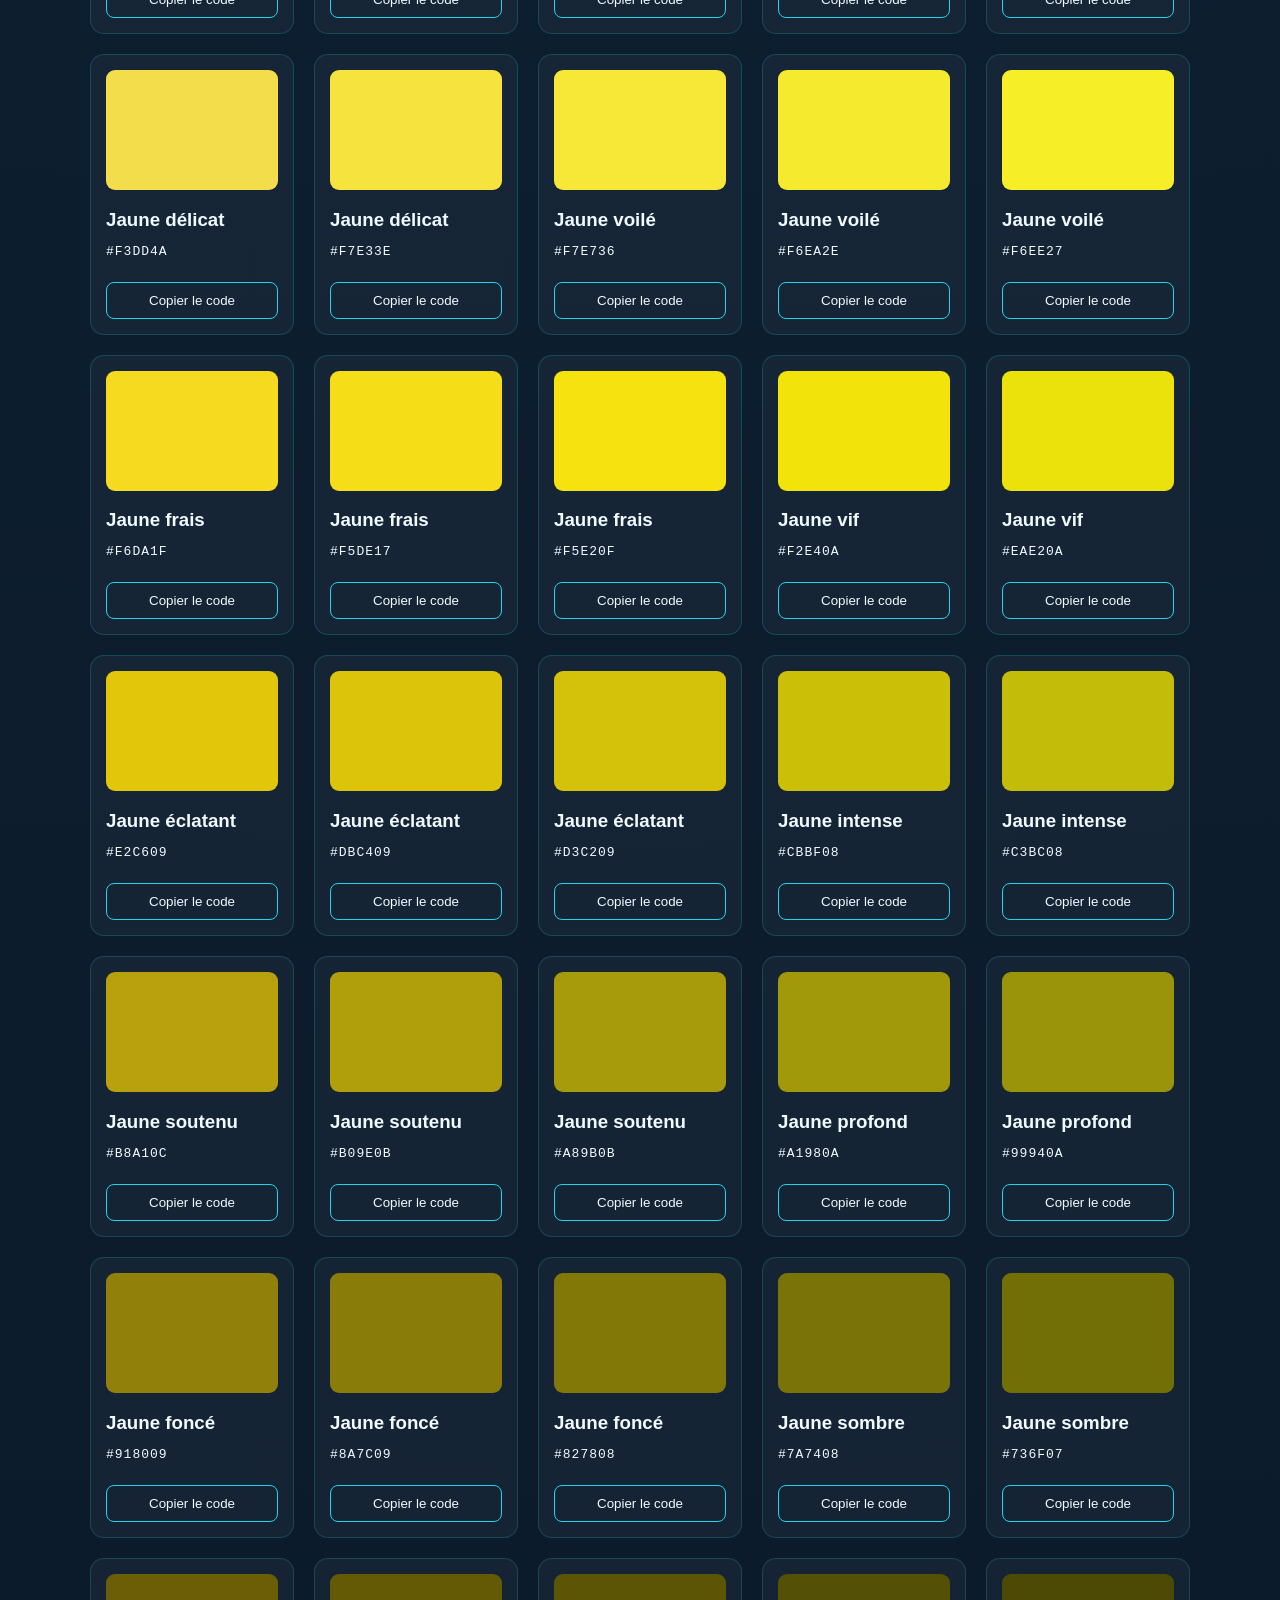
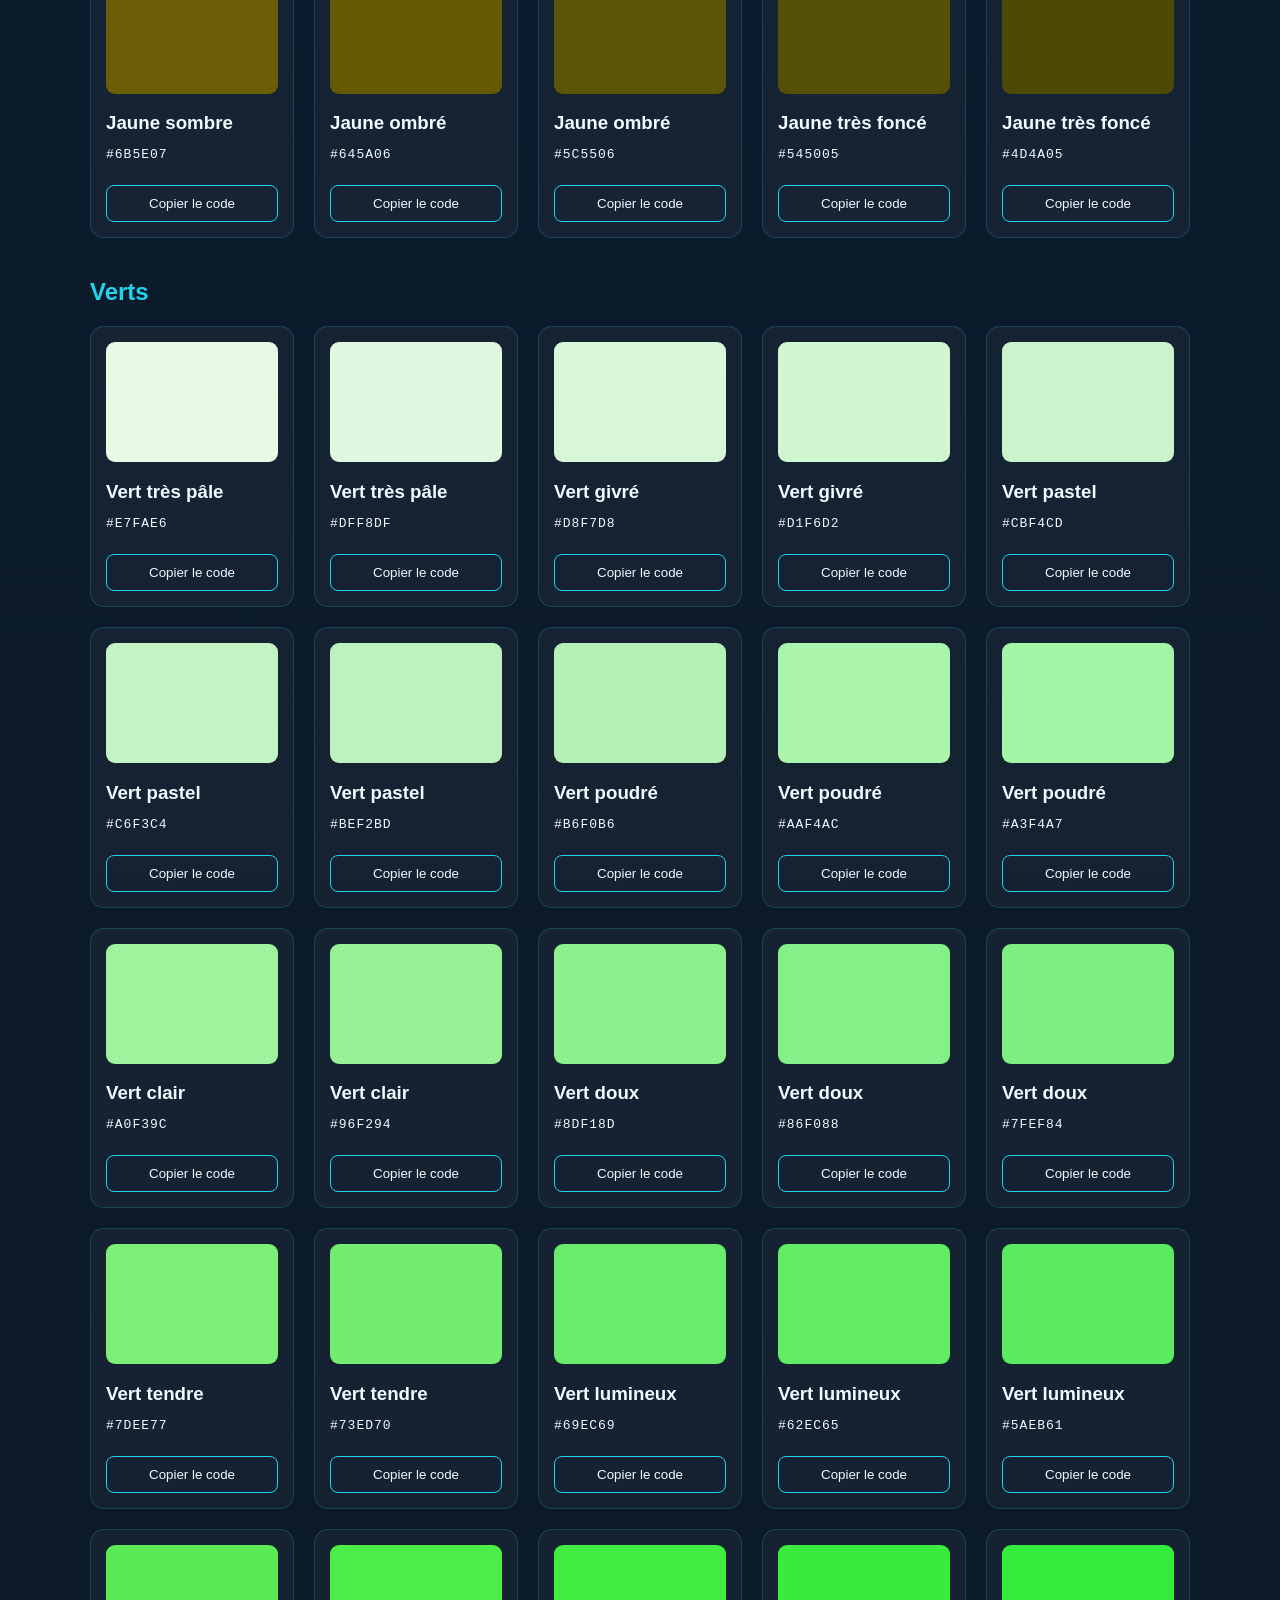
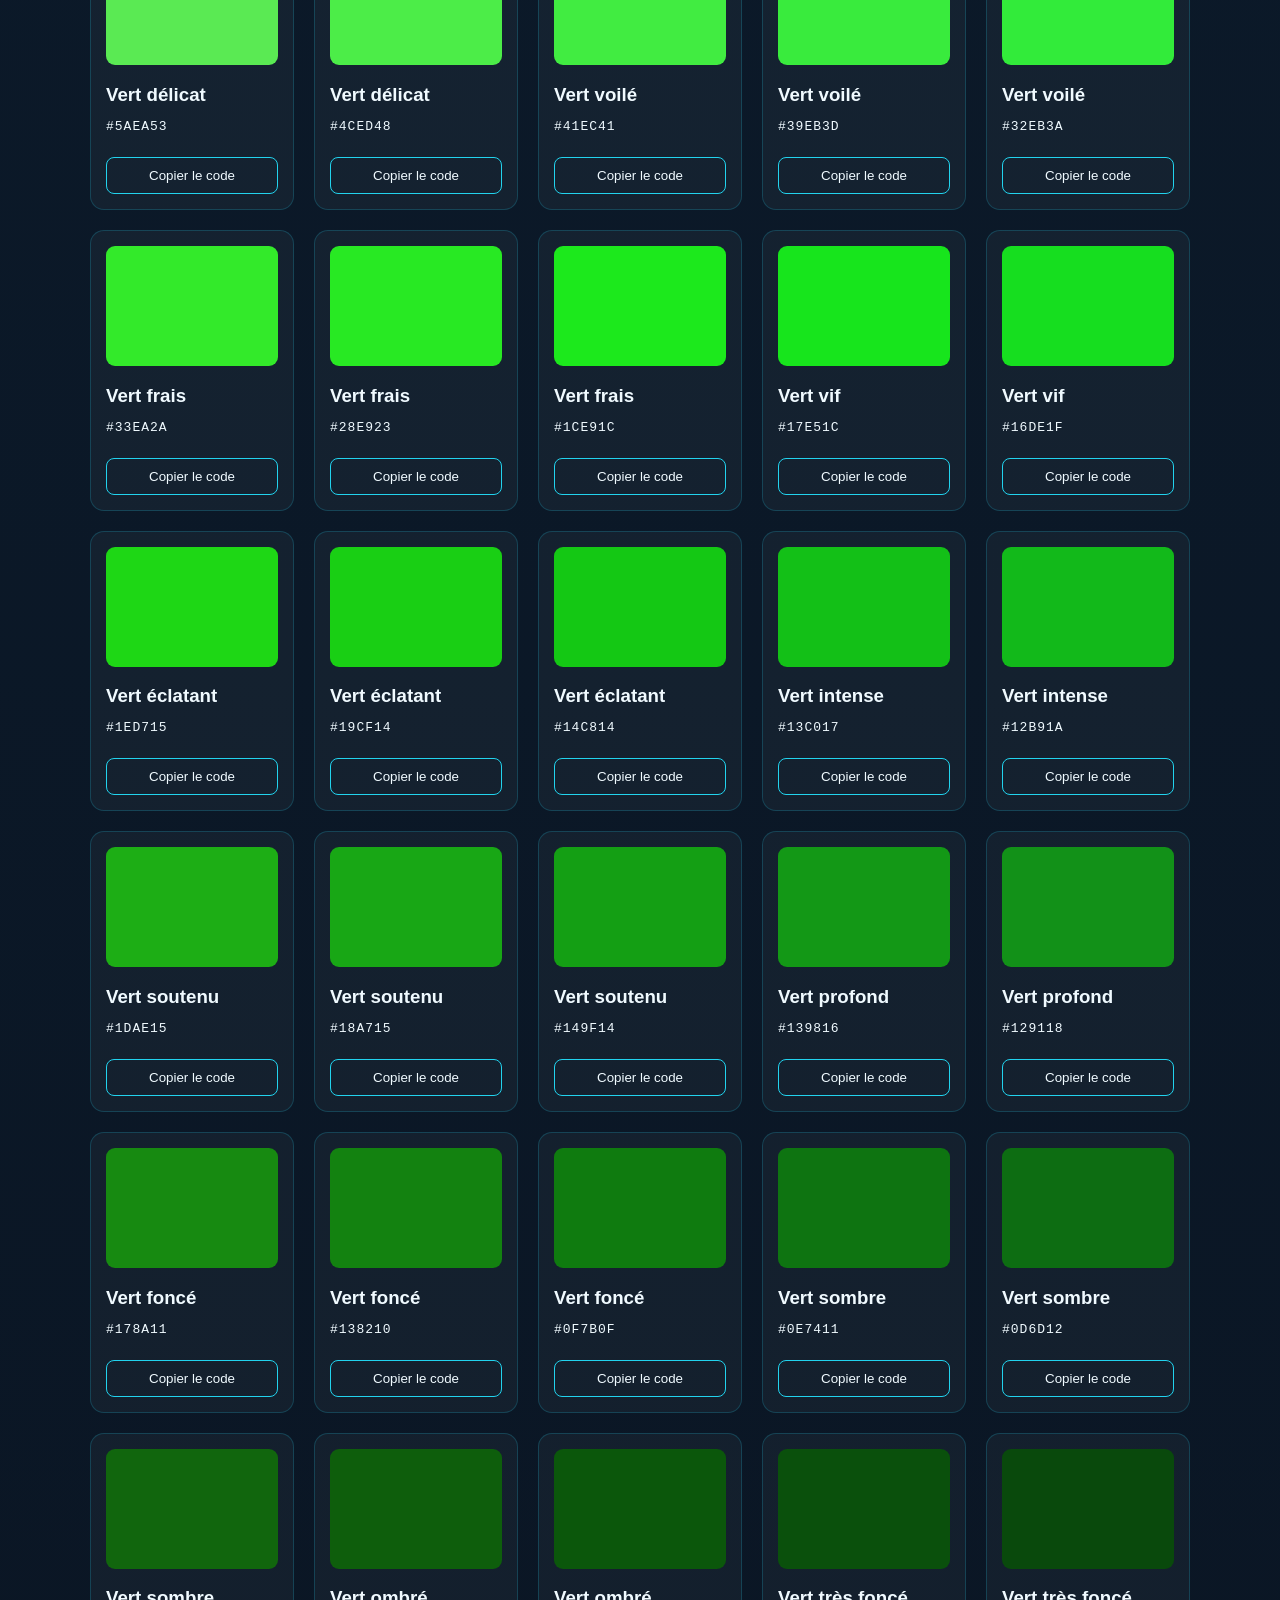
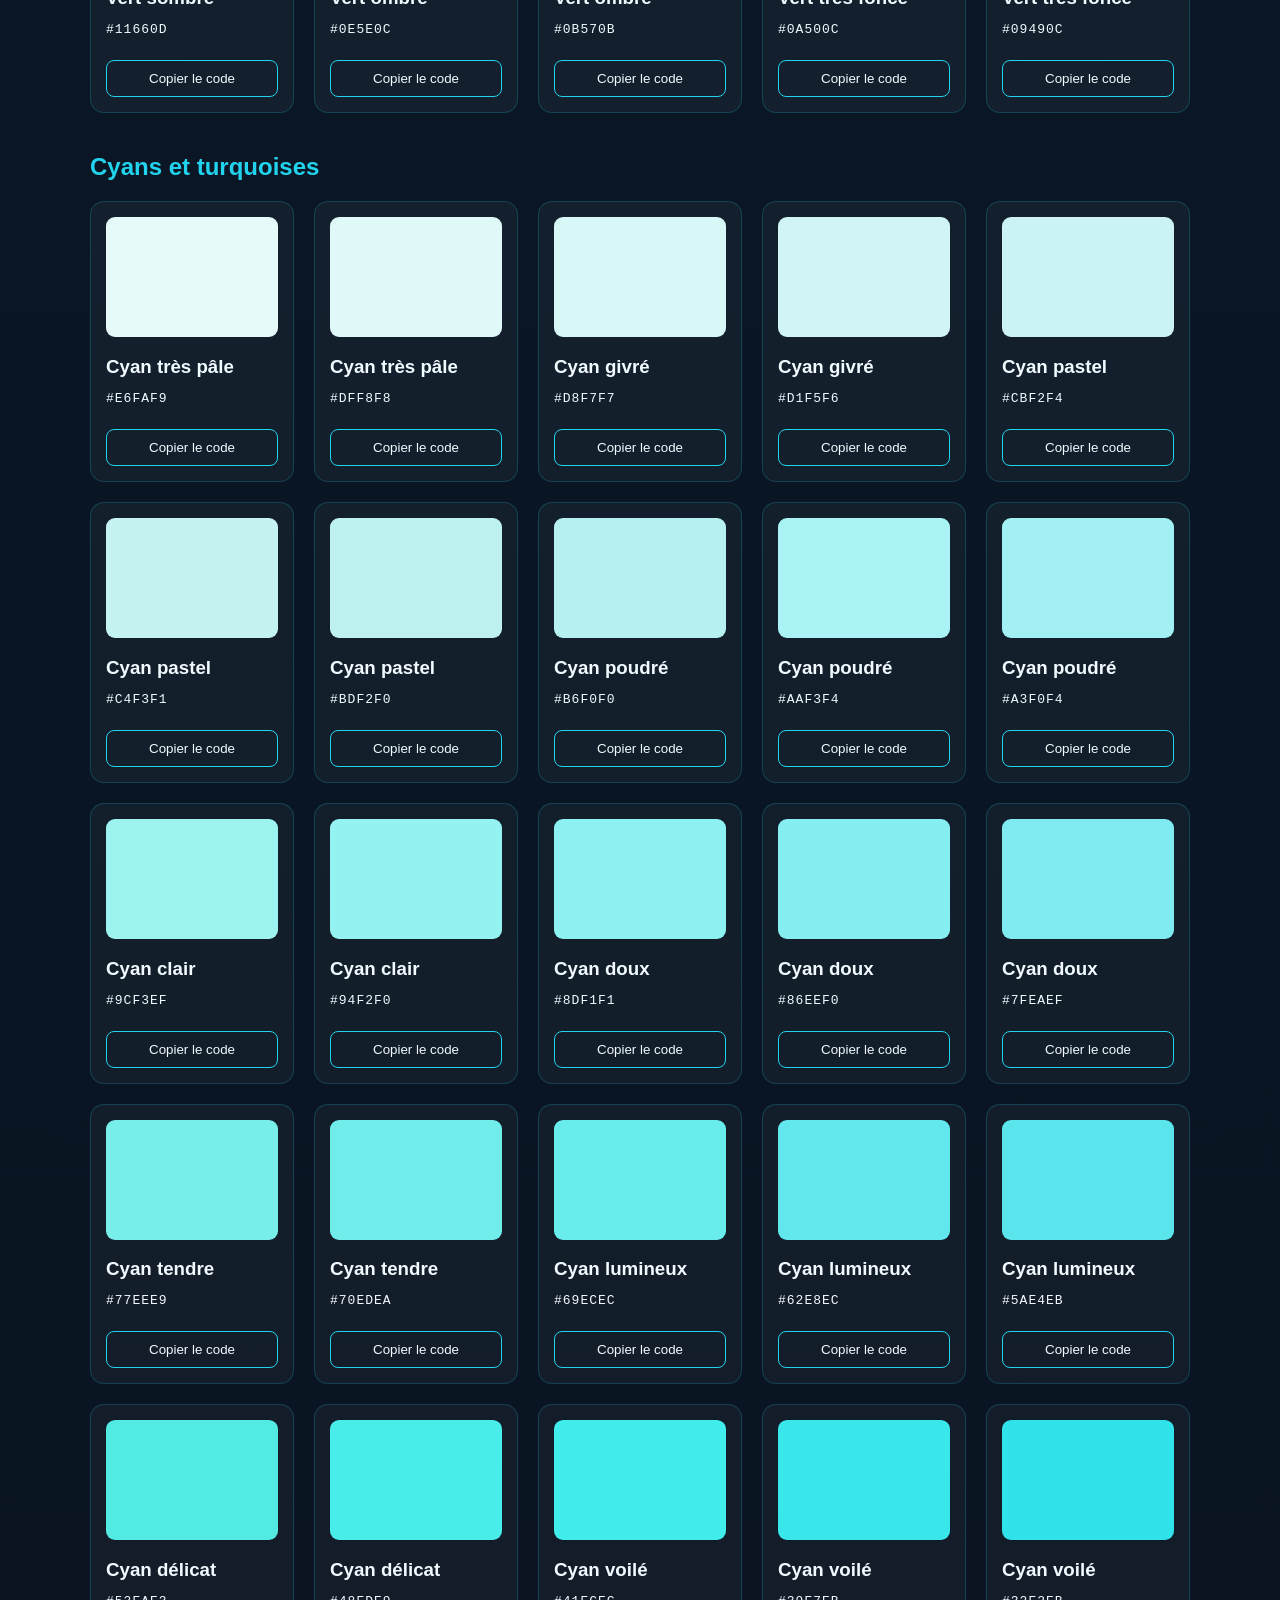
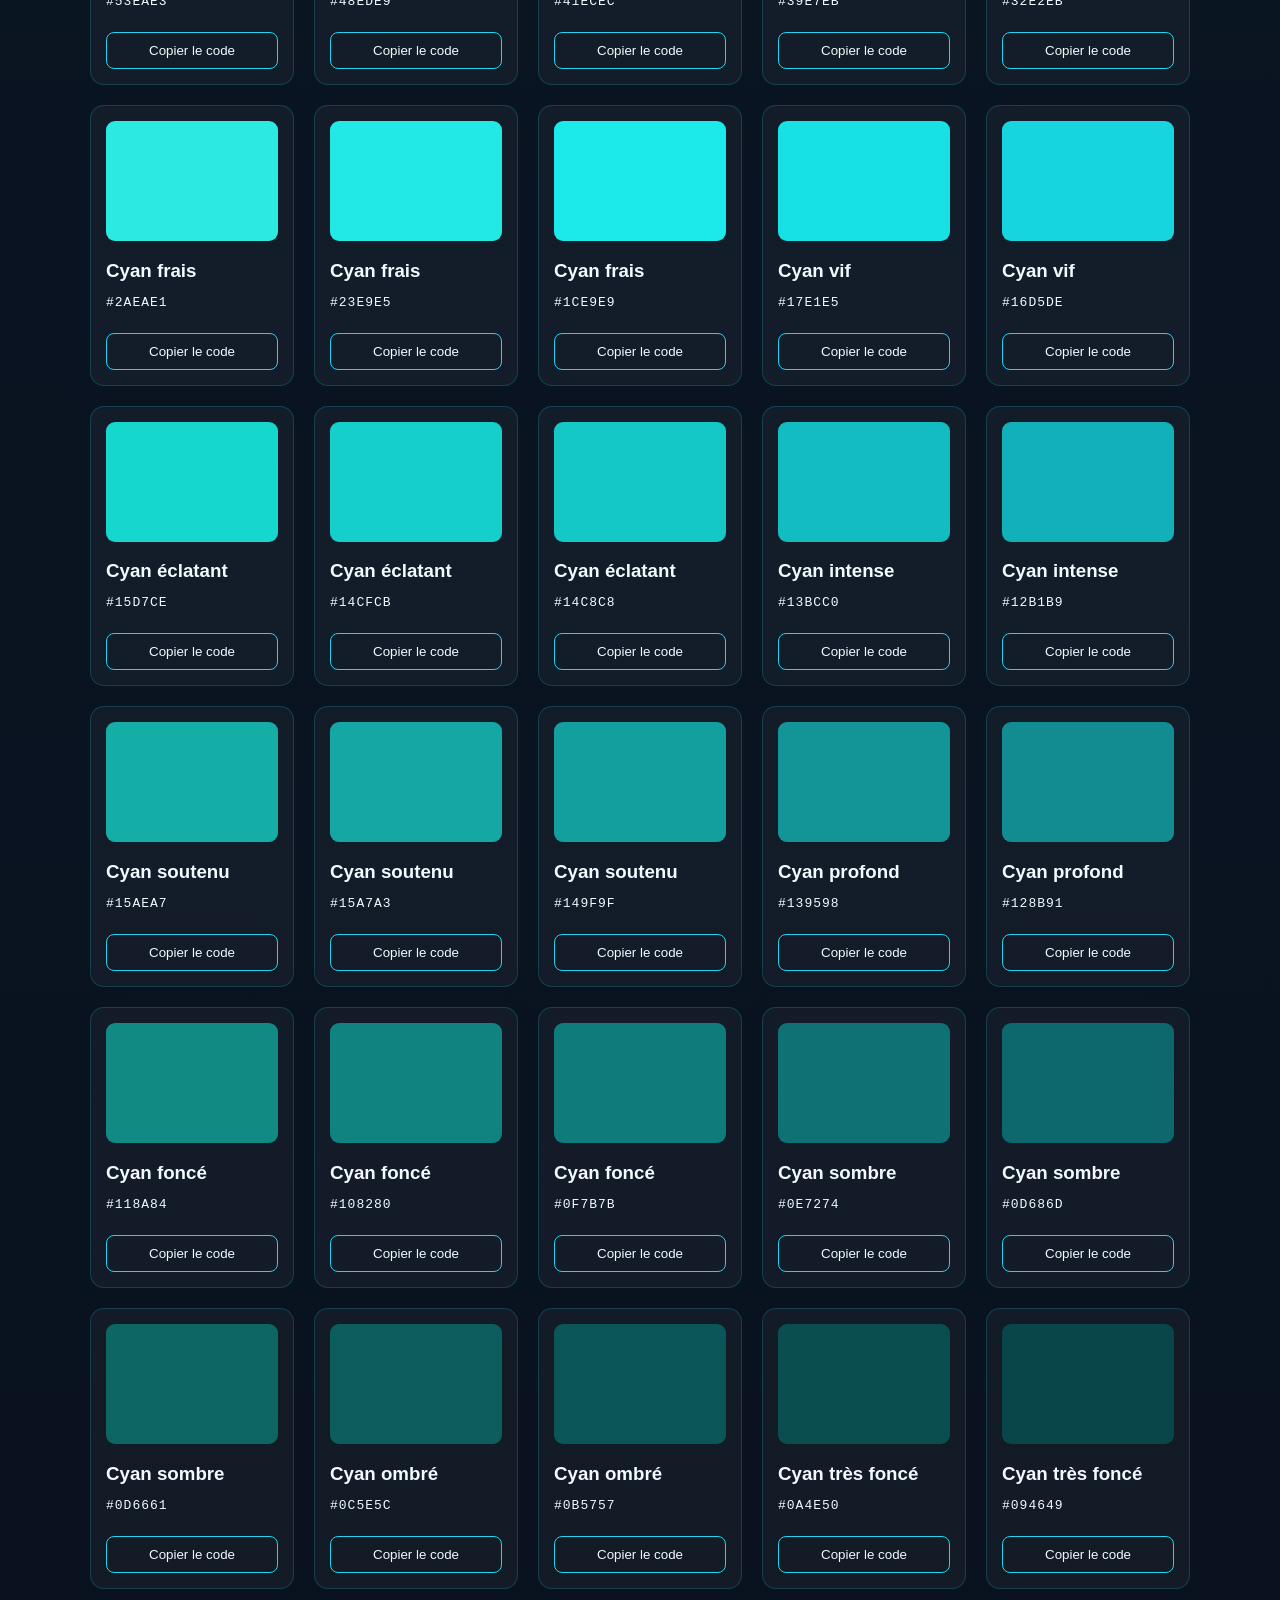
<file: nuancier.html>
<!doctype html>
<html lang="fr">
    <head>
        <meta charset="UTF-8">
        <meta name="viewport" content="width=device-width, initial-scale=1.0">
        <title>Luxen - Nuancier</title>
        <link rel="stylesheet" href="css/style.css">
        <!-- Font Awesome : bibliothèque d'icônes -->
        <link rel="stylesheet" href="https://cdnjs.cloudflare.com/ajax/libs/font-awesome/6.7.2/css/all.min.css">
    </head>
    <body class="home-page">
        <nav>
            <a href="index.html" data-fr="Accueil" data-en="Home">Accueil</a>
            <a href="links.html" data-fr="Linktree" data-en="Linktree">Linktree</a>
            <a href="projects.html" data-fr="Portfolio" data-en="Portfolio">Portfolio</a>
            <button type="button" id="language-toggle" class="language-toggle" aria-label="Switch to English">EN</button>
        </nav>
        <main class="nuancier-page">
            <section class="nuancier-intro">
                <h1 data-fr="Nuancier" data-en="Color Palette">Nuancier</h1>
                <p data-fr="Explore les couleurs, découvre leurs nuances et copie leurs codes hexadécimaux." data-en="Explore colors, discover their shades and copy their hex codes.">Explore les couleurs, découvre leurs nuances et copie leurs codes hexadécimaux.</p>
            </section>
            <section class="nuancier-content">
                <div class="nuancier-toolbar">
                    <label for="recherche-couleur" data-fr="Rechercher une couleur" data-en="Search for a color">Rechercher une couleur</label>
                    <input type="search" id="recherche-couleur" placeholder="Ex. : bleu, turquoise, #00FFFF" data-placeholder-fr="Ex. : bleu, turquoise, #00FFFF" data-placeholder-en="E.g. blue, turquoise, #00FFFF">
                </div>
                <section class="famille-couleurs" id="rouges">
                    <h2 data-fr="Rouges" data-en="Reds">Rouges</h2>
                    <div class="grille-couleurs">
                        <article class="carte-couleur">
                            <div class="aperçu-couleur" style="background-color: #FFB6B6;"></div>
                            <h3 data-fr="Rouge très clair" data-en="Very Light Red">Rouge très clair</h3>
                            <p>#FFB6B6</p>
                            <button type="button" data-fr="Copier le code" data-en="Copy code">Copier le code</button>
                        </article>
                        <article class="carte-couleur">
                            <div class="aperçu-couleur" style="background-color: #F2A2A2;"></div>
                            <h3 data-fr="Rouge pastel" data-en="Pastel Red">Rouge pastel</h3>
                            <p>#F2A2A2</p>
                            <button type="button" data-fr="Copier le code" data-en="Copy code">Copier le code</button>
                        </article>
                        <article class="carte-couleur">
                            <div class="aperçu-couleur" style="background-color: #F08080;"></div>
                            <h3 data-fr="Rouge clair" data-en="Light Red">Rouge clair</h3>
                            <p>#F08080</p>
                            <button type="button" data-fr="Copier le code" data-en="Copy code">Copier le code</button>
                        </article>
                        <article class="carte-couleur">
                            <div class="aperçu-couleur" style="background-color: #CD5C5C;"></div>
                            <h3 data-fr="Rouge indien" data-en="Indian Red">Rouge indien</h3>
                            <p>#CD5C5C</p>
                            <button type="button" data-fr="Copier le code" data-en="Copy code">Copier le code</button>
                        </article>
                        <article class="carte-couleur">
                            <div class="aperçu-couleur" style="background-color: #FFA07A;"></div>
                            <h3 data-fr="Rouge saumon clair" data-en="Light Salmon">Rouge saumon clair</h3>
                            <p>#FFA07A</p>
                            <button type="button" data-fr="Copier le code" data-en="Copy code">Copier le code</button>
                        </article>
                        <article class="carte-couleur">
                            <div class="aperçu-couleur" style="background-color: #FA8072;"></div>
                            <h3 data-fr="Rouge saumon" data-en="Salmon Red">Rouge saumon</h3>
                            <p>#FA8072</p>
                            <button type="button" data-fr="Copier le code" data-en="Copy code">Copier le code</button>
                        </article>
                        <article class="carte-couleur">
                            <div class="aperçu-couleur" style="background-color: #E9967A;"></div>
                            <h3 data-fr="Saumon foncé" data-en="Dark Salmon">Saumon foncé</h3>
                            <p>#E9967A</p>
                            <button type="button" data-fr="Copier le code" data-en="Copy code">Copier le code</button>
                        </article>
                        <article class="carte-couleur">
                            <div class="aperçu-couleur" style="background-color: #FF7F50;"></div>
                            <h3 data-fr="Rouge corail" data-en="Coral Red">Rouge corail</h3>
                            <p>#FF7F50</p>
                            <button type="button" data-fr="Copier le code" data-en="Copy code">Copier le code</button>
                        </article>
                        <article class="carte-couleur">
                            <div class="aperçu-couleur" style="background-color: #E2725B;"></div>
                            <h3 data-fr="Rouge terre cuite" data-en="Terracotta Red">Rouge terre cuite</h3>
                            <p>#E2725B</p>
                            <button type="button" data-fr="Copier le code" data-en="Copy code">Copier le code</button>
                        </article>
                        <article class="carte-couleur">
                            <div class="aperçu-couleur" style="background-color: #DE3163;"></div>
                            <h3 data-fr="Rouge cerise rosé" data-en="Rosy Cherry Red">Rouge cerise rosé</h3>
                            <p>#DE3163</p>
                            <button type="button" data-fr="Copier le code" data-en="Copy code">Copier le code</button>
                        </article>
                        <article class="carte-couleur">
                            <div class="aperçu-couleur" style="background-color: #FF007F;"></div>
                            <h3 data-fr="Rouge rose" data-en="Rose Red">Rouge rose</h3>
                            <p>#FF007F</p>
                            <button type="button" data-fr="Copier le code" data-en="Copy code">Copier le code</button>
                        </article>
                        <article class="carte-couleur">
                            <div class="aperçu-couleur" style="background-color: #C71585;"></div>
                            <h3 data-fr="Rouge framboise soutenu" data-en="Deep Raspberry Red">Rouge framboise soutenu</h3>
                            <p>#C71585</p>
                            <button type="button" data-fr="Copier le code" data-en="Copy code">Copier le code</button>
                        </article>
                        <article class="carte-couleur">
                            <div class="aperçu-couleur" style="background-color: #B03060;"></div>
                            <h3 data-fr="Rouge framboise" data-en="Raspberry Red">Rouge framboise</h3>
                            <p>#B03060</p>
                            <button type="button" data-fr="Copier le code" data-en="Copy code">Copier le code</button>
                        </article>
                        <article class="carte-couleur">
                            <div class="aperçu-couleur" style="background-color: #F04A00;"></div>
                            <h3 data-fr="Rouge coquelicot" data-en="Poppy Red">Rouge coquelicot</h3>
                            <p>#F04A00</p>
                            <button type="button" data-fr="Copier le code" data-en="Copy code">Copier le code</button>
                        </article>
                        <article class="carte-couleur">
                            <div class="aperçu-couleur" style="background-color: #FF6347;"></div>
                            <h3 data-fr="Rouge tomate" data-en="Tomato Red">Rouge tomate</h3>
                            <p>#FF6347</p>
                            <button type="button" data-fr="Copier le code" data-en="Copy code">Copier le code</button>
                        </article>
                        <article class="carte-couleur">
                            <div class="aperçu-couleur" style="background-color: #FF4500;"></div>
                            <h3 data-fr="Rouge orangé" data-en="Orange-Red">Rouge orangé</h3>
                            <p>#FF4500</p>
                            <button type="button" data-fr="Copier le code" data-en="Copy code">Copier le code</button>
                        </article>
                        <article class="carte-couleur">
                            <div class="aperçu-couleur" style="background-color: #FF2400;"></div>
                            <h3 data-fr="Rouge vermillon" data-en="Vermilion">Rouge vermillon</h3>
                            <p>#FF2400</p>
                            <button type="button" data-fr="Copier le code" data-en="Copy code">Copier le code</button>
                        </article>
                        <article class="carte-couleur">
                            <div class="aperçu-couleur" style="background-color: #FF0800;"></div>
                            <h3 data-fr="Rouge pomme d&#x27;amour" data-en="Candy Apple Red">Rouge pomme d&#x27;amour</h3>
                            <p>#FF0800</p>
                            <button type="button" data-fr="Copier le code" data-en="Copy code">Copier le code</button>
                        </article>
                        <article class="carte-couleur">
                            <div class="aperçu-couleur" style="background-color: #FF0000;"></div>
                            <h3 data-fr="Rouge pur" data-en="Pure Red">Rouge pur</h3>
                            <p>#FF0000</p>
                            <button type="button" data-fr="Copier le code" data-en="Copy code">Copier le code</button>
                        </article>
                        <article class="carte-couleur">
                            <div class="aperçu-couleur" style="background-color: #E60000;"></div>
                            <h3 data-fr="Rouge éclatant" data-en="Bright Red">Rouge éclatant</h3>
                            <p>#E60000</p>
                            <button type="button" data-fr="Copier le code" data-en="Copy code">Copier le code</button>
                        </article>
                        <article class="carte-couleur">
                            <div class="aperçu-couleur" style="background-color: #C00000;"></div>
                            <h3 data-fr="Rouge profond" data-en="Deep Red">Rouge profond</h3>
                            <p>#C00000</p>
                            <button type="button" data-fr="Copier le code" data-en="Copy code">Copier le code</button>
                        </article>
                        <article class="carte-couleur">
                            <div class="aperçu-couleur" style="background-color: #CC0000;"></div>
                            <h3 data-fr="Rouge vif foncé" data-en="Dark Vivid Red">Rouge vif foncé</h3>
                            <p>#CC0000</p>
                            <button type="button" data-fr="Copier le code" data-en="Copy code">Copier le code</button>
                        </article>
                        <article class="carte-couleur">
                            <div class="aperçu-couleur" style="background-color: #CC3333;"></div>
                            <h3 data-fr="Rouge persan" data-en="Persian Red">Rouge persan</h3>
                            <p>#CC3333</p>
                            <button type="button" data-fr="Copier le code" data-en="Copy code">Copier le code</button>
                        </article>
                        <article class="carte-couleur">
                            <div class="aperçu-couleur" style="background-color: #C0392B;"></div>
                            <h3 data-fr="Rouge grenade" data-en="Pomegranate Red">Rouge grenade</h3>
                            <p>#C0392B</p>
                            <button type="button" data-fr="Copier le code" data-en="Copy code">Copier le code</button>
                        </article>
                        <article class="carte-couleur">
                            <div class="aperçu-couleur" style="background-color: #CE2029;"></div>
                            <h3 data-fr="Rouge pompier" data-en="Fire Engine Red">Rouge pompier</h3>
                            <p>#CE2029</p>
                            <button type="button" data-fr="Copier le code" data-en="Copy code">Copier le code</button>
                        </article>
                        <article class="carte-couleur">
                            <div class="aperçu-couleur" style="background-color: #C41E3A;"></div>
                            <h3 data-fr="Rouge cardinal" data-en="Cardinal Red">Rouge cardinal</h3>
                            <p>#C41E3A</p>
                            <button type="button" data-fr="Copier le code" data-en="Copy code">Copier le code</button>
                        </article>
                        <article class="carte-couleur">
                            <div class="aperçu-couleur" style="background-color: #E30022;"></div>
                            <h3 data-fr="Rouge cadmium" data-en="Cadmium Red">Rouge cadmium</h3>
                            <p>#E30022</p>
                            <button type="button" data-fr="Copier le code" data-en="Copy code">Copier le code</button>
                        </article>
                        <article class="carte-couleur">
                            <div class="aperçu-couleur" style="background-color: #E32636;"></div>
                            <h3 data-fr="Rouge alizarine" data-en="Alizarin Crimson">Rouge alizarine</h3>
                            <p>#E32636</p>
                            <button type="button" data-fr="Copier le code" data-en="Copy code">Copier le code</button>
                        </article>
                        <article class="carte-couleur">
                            <div class="aperçu-couleur" style="background-color: #ED2939;"></div>
                            <h3 data-fr="Rouge impérial" data-en="Imperial Red">Rouge impérial</h3>
                            <p>#ED2939</p>
                            <button type="button" data-fr="Copier le code" data-en="Copy code">Copier le code</button>
                        </article>
                        <article class="carte-couleur">
                            <div class="aperçu-couleur" style="background-color: #D70040;"></div>
                            <h3 data-fr="Rouge cerise" data-en="Cherry Red">Rouge cerise</h3>
                            <p>#D70040</p>
                            <button type="button" data-fr="Copier le code" data-en="Copy code">Copier le code</button>
                        </article>
                        <article class="carte-couleur">
                            <div class="aperçu-couleur" style="background-color: #E0115F;"></div>
                            <h3 data-fr="Rouge rubis vif" data-en="Bright Ruby Red">Rouge rubis vif</h3>
                            <p>#E0115F</p>
                            <button type="button" data-fr="Copier le code" data-en="Copy code">Copier le code</button>
                        </article>
                        <article class="carte-couleur">
                            <div class="aperçu-couleur" style="background-color: #DC143C;"></div>
                            <h3 data-fr="Rouge cramoisi" data-en="Crimson">Rouge cramoisi</h3>
                            <p>#DC143C</p>
                            <button type="button" data-fr="Copier le code" data-en="Copy code">Copier le code</button>
                        </article>
                        <article class="carte-couleur">
                            <div class="aperçu-couleur" style="background-color: #960018;"></div>
                            <h3 data-fr="Rouge carmin" data-en="Carmine Red">Rouge carmin</h3>
                            <p>#960018</p>
                            <button type="button" data-fr="Copier le code" data-en="Copy code">Copier le code</button>
                        </article>
                        <article class="carte-couleur">
                            <div class="aperçu-couleur" style="background-color: #CF1020;"></div>
                            <h3 data-fr="Rouge lave" data-en="Lava Red">Rouge lave</h3>
                            <p>#CF1020</p>
                            <button type="button" data-fr="Copier le code" data-en="Copy code">Copier le code</button>
                        </article>
                        <article class="carte-couleur">
                            <div class="aperçu-couleur" style="background-color: #C80815;"></div>
                            <h3 data-fr="Rouge vénitien" data-en="Venetian Red">Rouge vénitien</h3>
                            <p>#C80815</p>
                            <button type="button" data-fr="Copier le code" data-en="Copy code">Copier le code</button>
                        </article>
                        <article class="carte-couleur">
                            <div class="aperçu-couleur" style="background-color: #E34234;"></div>
                            <h3 data-fr="Vermillon doux" data-en="Soft Vermilion">Vermillon doux</h3>
                            <p>#E34234</p>
                            <button type="button" data-fr="Copier le code" data-en="Copy code">Copier le code</button>
                        </article>
                        <article class="carte-couleur">
                            <div class="aperçu-couleur" style="background-color: #C04000;"></div>
                            <h3 data-fr="Rouge acajou" data-en="Mahogany Red">Rouge acajou</h3>
                            <p>#C04000</p>
                            <button type="button" data-fr="Copier le code" data-en="Copy code">Copier le code</button>
                        </article>
                        <article class="carte-couleur">
                            <div class="aperçu-couleur" style="background-color: #A52A2A;"></div>
                            <h3 data-fr="Brun rouge" data-en="Red-Brown">Brun rouge</h3>
                            <p>#A52A2A</p>
                            <button type="button" data-fr="Copier le code" data-en="Copy code">Copier le code</button>
                        </article>
                        <article class="carte-couleur">
                            <div class="aperçu-couleur" style="background-color: #B22222;"></div>
                            <h3 data-fr="Rouge brique" data-en="Brick Red">Rouge brique</h3>
                            <p>#B22222</p>
                            <button type="button" data-fr="Copier le code" data-en="Copy code">Copier le code</button>
                        </article>
                        <article class="carte-couleur">
                            <div class="aperçu-couleur" style="background-color: #913831;"></div>
                            <h3 data-fr="Rouge ocre" data-en="Red Ochre">Rouge ocre</h3>
                            <p>#913831</p>
                            <button type="button" data-fr="Copier le code" data-en="Copy code">Copier le code</button>
                        </article>
                        <article class="carte-couleur">
                            <div class="aperçu-couleur" style="background-color: #9A3324;"></div>
                            <h3 data-fr="Rouge oxyde" data-en="Red Oxide">Rouge oxyde</h3>
                            <p>#9A3324</p>
                            <button type="button" data-fr="Copier le code" data-en="Copy code">Copier le code</button>
                        </article>
                        <article class="carte-couleur">
                            <div class="aperçu-couleur" style="background-color: #9B111E;"></div>
                            <h3 data-fr="Rouge rubis" data-en="Ruby Red">Rouge rubis</h3>
                            <p>#9B111E</p>
                            <button type="button" data-fr="Copier le code" data-en="Copy code">Copier le code</button>
                        </article>
                        <article class="carte-couleur">
                            <div class="aperçu-couleur" style="background-color: #722F37;"></div>
                            <h3 data-fr="Rouge bordeaux" data-en="Burgundy Red">Rouge bordeaux</h3>
                            <p>#722F37</p>
                            <button type="button" data-fr="Copier le code" data-en="Copy code">Copier le code</button>
                        </article>
                        <article class="carte-couleur">
                            <div class="aperçu-couleur" style="background-color: #733635;"></div>
                            <h3 data-fr="Rouge grenat" data-en="Garnet Red">Rouge grenat</h3>
                            <p>#733635</p>
                            <button type="button" data-fr="Copier le code" data-en="Copy code">Copier le code</button>
                        </article>
                        <article class="carte-couleur">
                            <div class="aperçu-couleur" style="background-color: #800020;"></div>
                            <h3 data-fr="Bordeaux classique" data-en="Classic Burgundy">Bordeaux classique</h3>
                            <p>#800020</p>
                            <button type="button" data-fr="Copier le code" data-en="Copy code">Copier le code</button>
                        </article>
                        <article class="carte-couleur">
                            <div class="aperçu-couleur" style="background-color: #800000;"></div>
                            <h3 data-fr="Rouge marron" data-en="Maroon Red">Rouge marron</h3>
                            <p>#800000</p>
                            <button type="button" data-fr="Copier le code" data-en="Copy code">Copier le code</button>
                        </article>
                        <article class="carte-couleur">
                            <div class="aperçu-couleur" style="background-color: #8B0000;"></div>
                            <h3 data-fr="Rouge foncé" data-en="Dark Red">Rouge foncé</h3>
                            <p>#8B0000</p>
                            <button type="button" data-fr="Copier le code" data-en="Copy code">Copier le code</button>
                        </article>
                        <article class="carte-couleur">
                            <div class="aperçu-couleur" style="background-color: #6E0B14;"></div>
                            <h3 data-fr="Rouge sang sombre" data-en="Dark Blood Red">Rouge sang sombre</h3>
                            <p>#6E0B14</p>
                            <button type="button" data-fr="Copier le code" data-en="Copy code">Copier le code</button>
                        </article>
                        <article class="carte-couleur">
                            <div class="aperçu-couleur" style="background-color: #660000;"></div>
                            <h3 data-fr="Rouge sang profond" data-en="Deep Blood Red">Rouge sang profond</h3>
                            <p>#660000</p>
                            <button type="button" data-fr="Copier le code" data-en="Copy code">Copier le code</button>
                        </article>
                        <article class="carte-couleur">
                            <div class="aperçu-couleur" style="background-color: #3B0000;"></div>
                            <h3 data-fr="Rouge presque noir" data-en="Almost Black Red">Rouge presque noir</h3>
                            <p>#3B0000</p>
                            <button type="button" data-fr="Copier le code" data-en="Copy code">Copier le code</button>
                        </article>
                    </div>
                </section>
                <section class="famille-couleurs" id="oranges">
                    <h2 data-fr="Oranges" data-en="Oranges">Oranges</h2>
                    <div class="grille-couleurs">
                        <article class="carte-couleur">
                            <div class="aperçu-couleur" style="background-color: #FAEFE6;"></div>
                            <h3 data-fr="Orange très pâle" data-en="Very Pale Orange">Orange très pâle</h3>
                            <p>#FAEFE6</p>
                            <button type="button" data-fr="Copier le code" data-en="Copy code">Copier le code</button>
                        </article>
                        <article class="carte-couleur">
                            <div class="aperçu-couleur" style="background-color: #F8EBDF;"></div>
                            <h3 data-fr="Orange très pâle" data-en="Very Pale Orange">Orange très pâle</h3>
                            <p>#F8EBDF</p>
                            <button type="button" data-fr="Copier le code" data-en="Copy code">Copier le code</button>
                        </article>
                        <article class="carte-couleur">
                            <div class="aperçu-couleur" style="background-color: #F7E8D8;"></div>
                            <h3 data-fr="Orange givré" data-en="Frosted Orange">Orange givré</h3>
                            <p>#F7E8D8</p>
                            <button type="button" data-fr="Copier le code" data-en="Copy code">Copier le code</button>
                        </article>
                        <article class="carte-couleur">
                            <div class="aperçu-couleur" style="background-color: #F6E4D1;"></div>
                            <h3 data-fr="Orange givré" data-en="Frosted Orange">Orange givré</h3>
                            <p>#F6E4D1</p>
                            <button type="button" data-fr="Copier le code" data-en="Copy code">Copier le code</button>
                        </article>
                        <article class="carte-couleur">
                            <div class="aperçu-couleur" style="background-color: #F4E1CB;"></div>
                            <h3 data-fr="Orange pastel" data-en="Pastel Orange">Orange pastel</h3>
                            <p>#F4E1CB</p>
                            <button type="button" data-fr="Copier le code" data-en="Copy code">Copier le code</button>
                        </article>
                        <article class="carte-couleur">
                            <div class="aperçu-couleur" style="background-color: #F3D9C4;"></div>
                            <h3 data-fr="Orange pastel" data-en="Pastel Orange">Orange pastel</h3>
                            <p>#F3D9C4</p>
                            <button type="button" data-fr="Copier le code" data-en="Copy code">Copier le code</button>
                        </article>
                        <article class="carte-couleur">
                            <div class="aperçu-couleur" style="background-color: #F2D6BD;"></div>
                            <h3 data-fr="Orange pastel" data-en="Pastel Orange">Orange pastel</h3>
                            <p>#F2D6BD</p>
                            <button type="button" data-fr="Copier le code" data-en="Copy code">Copier le code</button>
                        </article>
                        <article class="carte-couleur">
                            <div class="aperçu-couleur" style="background-color: #F0D3B6;"></div>
                            <h3 data-fr="Orange poudré" data-en="Powder Orange">Orange poudré</h3>
                            <p>#F0D3B6</p>
                            <button type="button" data-fr="Copier le code" data-en="Copy code">Copier le code</button>
                        </article>
                        <article class="carte-couleur">
                            <div class="aperçu-couleur" style="background-color: #F4D1AA;"></div>
                            <h3 data-fr="Orange poudré" data-en="Powder Orange">Orange poudré</h3>
                            <p>#F4D1AA</p>
                            <button type="button" data-fr="Copier le code" data-en="Copy code">Copier le code</button>
                        </article>
                        <article class="carte-couleur">
                            <div class="aperçu-couleur" style="background-color: #F4CFA3;"></div>
                            <h3 data-fr="Orange poudré" data-en="Powder Orange">Orange poudré</h3>
                            <p>#F4CFA3</p>
                            <button type="button" data-fr="Copier le code" data-en="Copy code">Copier le code</button>
                        </article>
                        <article class="carte-couleur">
                            <div class="aperçu-couleur" style="background-color: #F3C39C;"></div>
                            <h3 data-fr="Orange clair" data-en="Light Orange">Orange clair</h3>
                            <p>#F3C39C</p>
                            <button type="button" data-fr="Copier le code" data-en="Copy code">Copier le code</button>
                        </article>
                        <article class="carte-couleur">
                            <div class="aperçu-couleur" style="background-color: #F2C194;"></div>
                            <h3 data-fr="Orange clair" data-en="Light Orange">Orange clair</h3>
                            <p>#F2C194</p>
                            <button type="button" data-fr="Copier le code" data-en="Copy code">Copier le code</button>
                        </article>
                        <article class="carte-couleur">
                            <div class="aperçu-couleur" style="background-color: #F1BF8D;"></div>
                            <h3 data-fr="Orange doux" data-en="Soft Orange">Orange doux</h3>
                            <p>#F1BF8D</p>
                            <button type="button" data-fr="Copier le code" data-en="Copy code">Copier le code</button>
                        </article>
                        <article class="carte-couleur">
                            <div class="aperçu-couleur" style="background-color: #F0BD86;"></div>
                            <h3 data-fr="Orange doux" data-en="Soft Orange">Orange doux</h3>
                            <p>#F0BD86</p>
                            <button type="button" data-fr="Copier le code" data-en="Copy code">Copier le code</button>
                        </article>
                        <article class="carte-couleur">
                            <div class="aperçu-couleur" style="background-color: #EFBC7F;"></div>
                            <h3 data-fr="Orange doux" data-en="Soft Orange">Orange doux</h3>
                            <p>#EFBC7F</p>
                            <button type="button" data-fr="Copier le code" data-en="Copy code">Copier le code</button>
                        </article>
                        <article class="carte-couleur">
                            <div class="aperçu-couleur" style="background-color: #EEAD77;"></div>
                            <h3 data-fr="Orange tendre" data-en="Gentle Orange">Orange tendre</h3>
                            <p>#EEAD77</p>
                            <button type="button" data-fr="Copier le code" data-en="Copy code">Copier le code</button>
                        </article>
                        <article class="carte-couleur">
                            <div class="aperçu-couleur" style="background-color: #EDAC70;"></div>
                            <h3 data-fr="Orange tendre" data-en="Gentle Orange">Orange tendre</h3>
                            <p>#EDAC70</p>
                            <button type="button" data-fr="Copier le code" data-en="Copy code">Copier le code</button>
                        </article>
                        <article class="carte-couleur">
                            <div class="aperçu-couleur" style="background-color: #ECAB69;"></div>
                            <h3 data-fr="Orange lumineux" data-en="Bright Orange">Orange lumineux</h3>
                            <p>#ECAB69</p>
                            <button type="button" data-fr="Copier le code" data-en="Copy code">Copier le code</button>
                        </article>
                        <article class="carte-couleur">
                            <div class="aperçu-couleur" style="background-color: #ECAA62;"></div>
                            <h3 data-fr="Orange lumineux" data-en="Bright Orange">Orange lumineux</h3>
                            <p>#ECAA62</p>
                            <button type="button" data-fr="Copier le code" data-en="Copy code">Copier le code</button>
                        </article>
                        <article class="carte-couleur">
                            <div class="aperçu-couleur" style="background-color: #EBA95A;"></div>
                            <h3 data-fr="Orange lumineux" data-en="Bright Orange">Orange lumineux</h3>
                            <p>#EBA95A</p>
                            <button type="button" data-fr="Copier le code" data-en="Copy code">Copier le code</button>
                        </article>
                        <article class="carte-couleur">
                            <div class="aperçu-couleur" style="background-color: #EA9753;"></div>
                            <h3 data-fr="Orange délicat" data-en="Delicate Orange">Orange délicat</h3>
                            <p>#EA9753</p>
                            <button type="button" data-fr="Copier le code" data-en="Copy code">Copier le code</button>
                        </article>
                        <article class="carte-couleur">
                            <div class="aperçu-couleur" style="background-color: #ED9748;"></div>
                            <h3 data-fr="Orange délicat" data-en="Delicate Orange">Orange délicat</h3>
                            <p>#ED9748</p>
                            <button type="button" data-fr="Copier le code" data-en="Copy code">Copier le code</button>
                        </article>
                        <article class="carte-couleur">
                            <div class="aperçu-couleur" style="background-color: #EC9641;"></div>
                            <h3 data-fr="Orange voilé" data-en="Muted Orange">Orange voilé</h3>
                            <p>#EC9641</p>
                            <button type="button" data-fr="Copier le code" data-en="Copy code">Copier le code</button>
                        </article>
                        <article class="carte-couleur">
                            <div class="aperçu-couleur" style="background-color: #EB9639;"></div>
                            <h3 data-fr="Orange voilé" data-en="Muted Orange">Orange voilé</h3>
                            <p>#EB9639</p>
                            <button type="button" data-fr="Copier le code" data-en="Copy code">Copier le code</button>
                        </article>
                        <article class="carte-couleur">
                            <div class="aperçu-couleur" style="background-color: #EB9732;"></div>
                            <h3 data-fr="Orange voilé" data-en="Muted Orange">Orange voilé</h3>
                            <p>#EB9732</p>
                            <button type="button" data-fr="Copier le code" data-en="Copy code">Copier le code</button>
                        </article>
                        <article class="carte-couleur">
                            <div class="aperçu-couleur" style="background-color: #EA812A;"></div>
                            <h3 data-fr="Orange frais" data-en="Fresh Orange">Orange frais</h3>
                            <p>#EA812A</p>
                            <button type="button" data-fr="Copier le code" data-en="Copy code">Copier le code</button>
                        </article>
                        <article class="carte-couleur">
                            <div class="aperçu-couleur" style="background-color: #E98223;"></div>
                            <h3 data-fr="Orange frais" data-en="Fresh Orange">Orange frais</h3>
                            <p>#E98223</p>
                            <button type="button" data-fr="Copier le code" data-en="Copy code">Copier le code</button>
                        </article>
                        <article class="carte-couleur">
                            <div class="aperçu-couleur" style="background-color: #E9821C;"></div>
                            <h3 data-fr="Orange frais" data-en="Fresh Orange">Orange frais</h3>
                            <p>#E9821C</p>
                            <button type="button" data-fr="Copier le code" data-en="Copy code">Copier le code</button>
                        </article>
                        <article class="carte-couleur">
                            <div class="aperçu-couleur" style="background-color: #E58317;"></div>
                            <h3 data-fr="Orange vif" data-en="Vivid Orange">Orange vif</h3>
                            <p>#E58317</p>
                            <button type="button" data-fr="Copier le code" data-en="Copy code">Copier le code</button>
                        </article>
                        <article class="carte-couleur">
                            <div class="aperçu-couleur" style="background-color: #DE8316;"></div>
                            <h3 data-fr="Orange vif" data-en="Vivid Orange">Orange vif</h3>
                            <p>#DE8316</p>
                            <button type="button" data-fr="Copier le code" data-en="Copy code">Copier le code</button>
                        </article>
                        <article class="carte-couleur">
                            <div class="aperçu-couleur" style="background-color: #D76D15;"></div>
                            <h3 data-fr="Orange éclatant" data-en="Brilliant Orange">Orange éclatant</h3>
                            <p>#D76D15</p>
                            <button type="button" data-fr="Copier le code" data-en="Copy code">Copier le code</button>
                        </article>
                        <article class="carte-couleur">
                            <div class="aperçu-couleur" style="background-color: #CF6E14;"></div>
                            <h3 data-fr="Orange éclatant" data-en="Brilliant Orange">Orange éclatant</h3>
                            <p>#CF6E14</p>
                            <button type="button" data-fr="Copier le code" data-en="Copy code">Copier le code</button>
                        </article>
                        <article class="carte-couleur">
                            <div class="aperçu-couleur" style="background-color: #C86E14;"></div>
                            <h3 data-fr="Orange éclatant" data-en="Brilliant Orange">Orange éclatant</h3>
                            <p>#C86E14</p>
                            <button type="button" data-fr="Copier le code" data-en="Copy code">Copier le code</button>
                        </article>
                        <article class="carte-couleur">
                            <div class="aperçu-couleur" style="background-color: #C06E13;"></div>
                            <h3 data-fr="Orange intense" data-en="Intense Orange">Orange intense</h3>
                            <p>#C06E13</p>
                            <button type="button" data-fr="Copier le code" data-en="Copy code">Copier le code</button>
                        </article>
                        <article class="carte-couleur">
                            <div class="aperçu-couleur" style="background-color: #B96D12;"></div>
                            <h3 data-fr="Orange intense" data-en="Intense Orange">Orange intense</h3>
                            <p>#B96D12</p>
                            <button type="button" data-fr="Copier le code" data-en="Copy code">Copier le code</button>
                        </article>
                        <article class="carte-couleur">
                            <div class="aperçu-couleur" style="background-color: #AE5B15;"></div>
                            <h3 data-fr="Orange soutenu" data-en="Rich Orange">Orange soutenu</h3>
                            <p>#AE5B15</p>
                            <button type="button" data-fr="Copier le code" data-en="Copy code">Copier le code</button>
                        </article>
                        <article class="carte-couleur">
                            <div class="aperçu-couleur" style="background-color: #A75A15;"></div>
                            <h3 data-fr="Orange soutenu" data-en="Rich Orange">Orange soutenu</h3>
                            <p>#A75A15</p>
                            <button type="button" data-fr="Copier le code" data-en="Copy code">Copier le code</button>
                        </article>
                        <article class="carte-couleur">
                            <div class="aperçu-couleur" style="background-color: #9F5A14;"></div>
                            <h3 data-fr="Orange soutenu" data-en="Rich Orange">Orange soutenu</h3>
                            <p>#9F5A14</p>
                            <button type="button" data-fr="Copier le code" data-en="Copy code">Copier le code</button>
                        </article>
                        <article class="carte-couleur">
                            <div class="aperçu-couleur" style="background-color: #985913;"></div>
                            <h3 data-fr="Orange profond" data-en="Deep Orange">Orange profond</h3>
                            <p>#985913</p>
                            <button type="button" data-fr="Copier le code" data-en="Copy code">Copier le code</button>
                        </article>
                        <article class="carte-couleur">
                            <div class="aperçu-couleur" style="background-color: #915712;"></div>
                            <h3 data-fr="Orange profond" data-en="Deep Orange">Orange profond</h3>
                            <p>#915712</p>
                            <button type="button" data-fr="Copier le code" data-en="Copy code">Copier le code</button>
                        </article>
                        <article class="carte-couleur">
                            <div class="aperçu-couleur" style="background-color: #8A4811;"></div>
                            <h3 data-fr="Orange foncé" data-en="Dark Orange">Orange foncé</h3>
                            <p>#8A4811</p>
                            <button type="button" data-fr="Copier le code" data-en="Copy code">Copier le code</button>
                        </article>
                        <article class="carte-couleur">
                            <div class="aperçu-couleur" style="background-color: #824710;"></div>
                            <h3 data-fr="Orange foncé" data-en="Dark Orange">Orange foncé</h3>
                            <p>#824710</p>
                            <button type="button" data-fr="Copier le code" data-en="Copy code">Copier le code</button>
                        </article>
                        <article class="carte-couleur">
                            <div class="aperçu-couleur" style="background-color: #7B450F;"></div>
                            <h3 data-fr="Orange foncé" data-en="Dark Orange">Orange foncé</h3>
                            <p>#7B450F</p>
                            <button type="button" data-fr="Copier le code" data-en="Copy code">Copier le code</button>
                        </article>
                        <article class="carte-couleur">
                            <div class="aperçu-couleur" style="background-color: #74440E;"></div>
                            <h3 data-fr="Orange sombre" data-en="Dusky Orange">Orange sombre</h3>
                            <p>#74440E</p>
                            <button type="button" data-fr="Copier le code" data-en="Copy code">Copier le code</button>
                        </article>
                        <article class="carte-couleur">
                            <div class="aperçu-couleur" style="background-color: #6D420D;"></div>
                            <h3 data-fr="Orange sombre" data-en="Dusky Orange">Orange sombre</h3>
                            <p>#6D420D</p>
                            <button type="button" data-fr="Copier le code" data-en="Copy code">Copier le code</button>
                        </article>
                        <article class="carte-couleur">
                            <div class="aperçu-couleur" style="background-color: #66350D;"></div>
                            <h3 data-fr="Orange sombre" data-en="Dusky Orange">Orange sombre</h3>
                            <p>#66350D</p>
                            <button type="button" data-fr="Copier le code" data-en="Copy code">Copier le code</button>
                        </article>
                        <article class="carte-couleur">
                            <div class="aperçu-couleur" style="background-color: #5E330C;"></div>
                            <h3 data-fr="Orange ombré" data-en="Shadow Orange">Orange ombré</h3>
                            <p>#5E330C</p>
                            <button type="button" data-fr="Copier le code" data-en="Copy code">Copier le code</button>
                        </article>
                        <article class="carte-couleur">
                            <div class="aperçu-couleur" style="background-color: #57310B;"></div>
                            <h3 data-fr="Orange ombré" data-en="Shadow Orange">Orange ombré</h3>
                            <p>#57310B</p>
                            <button type="button" data-fr="Copier le code" data-en="Copy code">Copier le code</button>
                        </article>
                        <article class="carte-couleur">
                            <div class="aperçu-couleur" style="background-color: #502E0A;"></div>
                            <h3 data-fr="Orange très foncé" data-en="Very Dark Orange">Orange très foncé</h3>
                            <p>#502E0A</p>
                            <button type="button" data-fr="Copier le code" data-en="Copy code">Copier le code</button>
                        </article>
                        <article class="carte-couleur">
                            <div class="aperçu-couleur" style="background-color: #492C09;"></div>
                            <h3 data-fr="Orange très foncé" data-en="Very Dark Orange">Orange très foncé</h3>
                            <p>#492C09</p>
                            <button type="button" data-fr="Copier le code" data-en="Copy code">Copier le code</button>
                        </article>
                    </div>
                </section>
                <section class="famille-couleurs" id="jaunes">
                    <h2 data-fr="Jaunes" data-en="Yellows">Jaunes</h2>
                    <div class="grille-couleurs">
                        <article class="carte-couleur">
                            <div class="aperçu-couleur" style="background-color: #FBF8E4;"></div>
                            <h3 data-fr="Jaune très pâle" data-en="Very Pale Yellow">Jaune très pâle</h3>
                            <p>#FBF8E4</p>
                            <button type="button" data-fr="Copier le code" data-en="Copy code">Copier le code</button>
                        </article>
                        <article class="carte-couleur">
                            <div class="aperçu-couleur" style="background-color: #FAF7DD;"></div>
                            <h3 data-fr="Jaune très pâle" data-en="Very Pale Yellow">Jaune très pâle</h3>
                            <p>#FAF7DD</p>
                            <button type="button" data-fr="Copier le code" data-en="Copy code">Copier le code</button>
                        </article>
                        <article class="carte-couleur">
                            <div class="aperçu-couleur" style="background-color: #F9F6D6;"></div>
                            <h3 data-fr="Jaune givré" data-en="Frosted Yellow">Jaune givré</h3>
                            <p>#F9F6D6</p>
                            <button type="button" data-fr="Copier le code" data-en="Copy code">Copier le code</button>
                        </article>
                        <article class="carte-couleur">
                            <div class="aperçu-couleur" style="background-color: #F8F6CF;"></div>
                            <h3 data-fr="Jaune givré" data-en="Frosted Yellow">Jaune givré</h3>
                            <p>#F8F6CF</p>
                            <button type="button" data-fr="Copier le code" data-en="Copy code">Copier le code</button>
                        </article>
                        <article class="carte-couleur">
                            <div class="aperçu-couleur" style="background-color: #F7F6C7;"></div>
                            <h3 data-fr="Jaune pastel" data-en="Pastel Yellow">Jaune pastel</h3>
                            <p>#F7F6C7</p>
                            <button type="button" data-fr="Copier le code" data-en="Copy code">Copier le code</button>
                        </article>
                        <article class="carte-couleur">
                            <div class="aperçu-couleur" style="background-color: #F6EFC0;"></div>
                            <h3 data-fr="Jaune pastel" data-en="Pastel Yellow">Jaune pastel</h3>
                            <p>#F6EFC0</p>
                            <button type="button" data-fr="Copier le code" data-en="Copy code">Copier le code</button>
                        </article>
                        <article class="carte-couleur">
                            <div class="aperçu-couleur" style="background-color: #F5EFB9;"></div>
                            <h3 data-fr="Jaune pastel" data-en="Pastel Yellow">Jaune pastel</h3>
                            <p>#F5EFB9</p>
                            <button type="button" data-fr="Copier le code" data-en="Copy code">Copier le code</button>
                        </article>
                        <article class="carte-couleur">
                            <div class="aperçu-couleur" style="background-color: #F5EFB2;"></div>
                            <h3 data-fr="Jaune poudré" data-en="Powder Yellow">Jaune poudré</h3>
                            <p>#F5EFB2</p>
                            <button type="button" data-fr="Copier le code" data-en="Copy code">Copier le code</button>
                        </article>
                        <article class="carte-couleur">
                            <div class="aperçu-couleur" style="background-color: #F9F4A5;"></div>
                            <h3 data-fr="Jaune poudré" data-en="Powder Yellow">Jaune poudré</h3>
                            <p>#F9F4A5</p>
                            <button type="button" data-fr="Copier le code" data-en="Copy code">Copier le code</button>
                        </article>
                        <article class="carte-couleur">
                            <div class="aperçu-couleur" style="background-color: #F9F59E;"></div>
                            <h3 data-fr="Jaune poudré" data-en="Powder Yellow">Jaune poudré</h3>
                            <p>#F9F59E</p>
                            <button type="button" data-fr="Copier le code" data-en="Copy code">Copier le code</button>
                        </article>
                        <article class="carte-couleur">
                            <div class="aperçu-couleur" style="background-color: #F8EC96;"></div>
                            <h3 data-fr="Jaune clair" data-en="Light Yellow">Jaune clair</h3>
                            <p>#F8EC96</p>
                            <button type="button" data-fr="Copier le code" data-en="Copy code">Copier le code</button>
                        </article>
                        <article class="carte-couleur">
                            <div class="aperçu-couleur" style="background-color: #F8ED8E;"></div>
                            <h3 data-fr="Jaune clair" data-en="Light Yellow">Jaune clair</h3>
                            <p>#F8ED8E</p>
                            <button type="button" data-fr="Copier le code" data-en="Copy code">Copier le code</button>
                        </article>
                        <article class="carte-couleur">
                            <div class="aperçu-couleur" style="background-color: #F7EE87;"></div>
                            <h3 data-fr="Jaune doux" data-en="Soft Yellow">Jaune doux</h3>
                            <p>#F7EE87</p>
                            <button type="button" data-fr="Copier le code" data-en="Copy code">Copier le code</button>
                        </article>
                        <article class="carte-couleur">
                            <div class="aperçu-couleur" style="background-color: #F7F07F;"></div>
                            <h3 data-fr="Jaune doux" data-en="Soft Yellow">Jaune doux</h3>
                            <p>#F7F07F</p>
                            <button type="button" data-fr="Copier le code" data-en="Copy code">Copier le code</button>
                        </article>
                        <article class="carte-couleur">
                            <div class="aperçu-couleur" style="background-color: #F6F277;"></div>
                            <h3 data-fr="Jaune doux" data-en="Soft Yellow">Jaune doux</h3>
                            <p>#F6F277</p>
                            <button type="button" data-fr="Copier le code" data-en="Copy code">Copier le code</button>
                        </article>
                        <article class="carte-couleur">
                            <div class="aperçu-couleur" style="background-color: #F6E470;"></div>
                            <h3 data-fr="Jaune tendre" data-en="Gentle Yellow">Jaune tendre</h3>
                            <p>#F6E470</p>
                            <button type="button" data-fr="Copier le code" data-en="Copy code">Copier le code</button>
                        </article>
                        <article class="carte-couleur">
                            <div class="aperçu-couleur" style="background-color: #F5E668;"></div>
                            <h3 data-fr="Jaune tendre" data-en="Gentle Yellow">Jaune tendre</h3>
                            <p>#F5E668</p>
                            <button type="button" data-fr="Copier le code" data-en="Copy code">Copier le code</button>
                        </article>
                        <article class="carte-couleur">
                            <div class="aperçu-couleur" style="background-color: #F5E961;"></div>
                            <h3 data-fr="Jaune lumineux" data-en="Bright Yellow">Jaune lumineux</h3>
                            <p>#F5E961</p>
                            <button type="button" data-fr="Copier le code" data-en="Copy code">Copier le code</button>
                        </article>
                        <article class="carte-couleur">
                            <div class="aperçu-couleur" style="background-color: #F4EB59;"></div>
                            <h3 data-fr="Jaune lumineux" data-en="Bright Yellow">Jaune lumineux</h3>
                            <p>#F4EB59</p>
                            <button type="button" data-fr="Copier le code" data-en="Copy code">Copier le code</button>
                        </article>
                        <article class="carte-couleur">
                            <div class="aperçu-couleur" style="background-color: #F4EE51;"></div>
                            <h3 data-fr="Jaune lumineux" data-en="Bright Yellow">Jaune lumineux</h3>
                            <p>#F4EE51</p>
                            <button type="button" data-fr="Copier le code" data-en="Copy code">Copier le code</button>
                        </article>
                        <article class="carte-couleur">
                            <div class="aperçu-couleur" style="background-color: #F3DD4A;"></div>
                            <h3 data-fr="Jaune délicat" data-en="Delicate Yellow">Jaune délicat</h3>
                            <p>#F3DD4A</p>
                            <button type="button" data-fr="Copier le code" data-en="Copy code">Copier le code</button>
                        </article>
                        <article class="carte-couleur">
                            <div class="aperçu-couleur" style="background-color: #F7E33E;"></div>
                            <h3 data-fr="Jaune délicat" data-en="Delicate Yellow">Jaune délicat</h3>
                            <p>#F7E33E</p>
                            <button type="button" data-fr="Copier le code" data-en="Copy code">Copier le code</button>
                        </article>
                        <article class="carte-couleur">
                            <div class="aperçu-couleur" style="background-color: #F7E736;"></div>
                            <h3 data-fr="Jaune voilé" data-en="Muted Yellow">Jaune voilé</h3>
                            <p>#F7E736</p>
                            <button type="button" data-fr="Copier le code" data-en="Copy code">Copier le code</button>
                        </article>
                        <article class="carte-couleur">
                            <div class="aperçu-couleur" style="background-color: #F6EA2E;"></div>
                            <h3 data-fr="Jaune voilé" data-en="Muted Yellow">Jaune voilé</h3>
                            <p>#F6EA2E</p>
                            <button type="button" data-fr="Copier le code" data-en="Copy code">Copier le code</button>
                        </article>
                        <article class="carte-couleur">
                            <div class="aperçu-couleur" style="background-color: #F6EE27;"></div>
                            <h3 data-fr="Jaune voilé" data-en="Muted Yellow">Jaune voilé</h3>
                            <p>#F6EE27</p>
                            <button type="button" data-fr="Copier le code" data-en="Copy code">Copier le code</button>
                        </article>
                        <article class="carte-couleur">
                            <div class="aperçu-couleur" style="background-color: #F6DA1F;"></div>
                            <h3 data-fr="Jaune frais" data-en="Fresh Yellow">Jaune frais</h3>
                            <p>#F6DA1F</p>
                            <button type="button" data-fr="Copier le code" data-en="Copy code">Copier le code</button>
                        </article>
                        <article class="carte-couleur">
                            <div class="aperçu-couleur" style="background-color: #F5DE17;"></div>
                            <h3 data-fr="Jaune frais" data-en="Fresh Yellow">Jaune frais</h3>
                            <p>#F5DE17</p>
                            <button type="button" data-fr="Copier le code" data-en="Copy code">Copier le code</button>
                        </article>
                        <article class="carte-couleur">
                            <div class="aperçu-couleur" style="background-color: #F5E20F;"></div>
                            <h3 data-fr="Jaune frais" data-en="Fresh Yellow">Jaune frais</h3>
                            <p>#F5E20F</p>
                            <button type="button" data-fr="Copier le code" data-en="Copy code">Copier le code</button>
                        </article>
                        <article class="carte-couleur">
                            <div class="aperçu-couleur" style="background-color: #F2E40A;"></div>
                            <h3 data-fr="Jaune vif" data-en="Vivid Yellow">Jaune vif</h3>
                            <p>#F2E40A</p>
                            <button type="button" data-fr="Copier le code" data-en="Copy code">Copier le code</button>
                        </article>
                        <article class="carte-couleur">
                            <div class="aperçu-couleur" style="background-color: #EAE20A;"></div>
                            <h3 data-fr="Jaune vif" data-en="Vivid Yellow">Jaune vif</h3>
                            <p>#EAE20A</p>
                            <button type="button" data-fr="Copier le code" data-en="Copy code">Copier le code</button>
                        </article>
                        <article class="carte-couleur">
                            <div class="aperçu-couleur" style="background-color: #E2C609;"></div>
                            <h3 data-fr="Jaune éclatant" data-en="Brilliant Yellow">Jaune éclatant</h3>
                            <p>#E2C609</p>
                            <button type="button" data-fr="Copier le code" data-en="Copy code">Copier le code</button>
                        </article>
                        <article class="carte-couleur">
                            <div class="aperçu-couleur" style="background-color: #DBC409;"></div>
                            <h3 data-fr="Jaune éclatant" data-en="Brilliant Yellow">Jaune éclatant</h3>
                            <p>#DBC409</p>
                            <button type="button" data-fr="Copier le code" data-en="Copy code">Copier le code</button>
                        </article>
                        <article class="carte-couleur">
                            <div class="aperçu-couleur" style="background-color: #D3C209;"></div>
                            <h3 data-fr="Jaune éclatant" data-en="Brilliant Yellow">Jaune éclatant</h3>
                            <p>#D3C209</p>
                            <button type="button" data-fr="Copier le code" data-en="Copy code">Copier le code</button>
                        </article>
                        <article class="carte-couleur">
                            <div class="aperçu-couleur" style="background-color: #CBBF08;"></div>
                            <h3 data-fr="Jaune intense" data-en="Intense Yellow">Jaune intense</h3>
                            <p>#CBBF08</p>
                            <button type="button" data-fr="Copier le code" data-en="Copy code">Copier le code</button>
                        </article>
                        <article class="carte-couleur">
                            <div class="aperçu-couleur" style="background-color: #C3BC08;"></div>
                            <h3 data-fr="Jaune intense" data-en="Intense Yellow">Jaune intense</h3>
                            <p>#C3BC08</p>
                            <button type="button" data-fr="Copier le code" data-en="Copy code">Copier le code</button>
                        </article>
                        <article class="carte-couleur">
                            <div class="aperçu-couleur" style="background-color: #B8A10C;"></div>
                            <h3 data-fr="Jaune soutenu" data-en="Rich Yellow">Jaune soutenu</h3>
                            <p>#B8A10C</p>
                            <button type="button" data-fr="Copier le code" data-en="Copy code">Copier le code</button>
                        </article>
                        <article class="carte-couleur">
                            <div class="aperçu-couleur" style="background-color: #B09E0B;"></div>
                            <h3 data-fr="Jaune soutenu" data-en="Rich Yellow">Jaune soutenu</h3>
                            <p>#B09E0B</p>
                            <button type="button" data-fr="Copier le code" data-en="Copy code">Copier le code</button>
                        </article>
                        <article class="carte-couleur">
                            <div class="aperçu-couleur" style="background-color: #A89B0B;"></div>
                            <h3 data-fr="Jaune soutenu" data-en="Rich Yellow">Jaune soutenu</h3>
                            <p>#A89B0B</p>
                            <button type="button" data-fr="Copier le code" data-en="Copy code">Copier le code</button>
                        </article>
                        <article class="carte-couleur">
                            <div class="aperçu-couleur" style="background-color: #A1980A;"></div>
                            <h3 data-fr="Jaune profond" data-en="Deep Yellow">Jaune profond</h3>
                            <p>#A1980A</p>
                            <button type="button" data-fr="Copier le code" data-en="Copy code">Copier le code</button>
                        </article>
                        <article class="carte-couleur">
                            <div class="aperçu-couleur" style="background-color: #99940A;"></div>
                            <h3 data-fr="Jaune profond" data-en="Deep Yellow">Jaune profond</h3>
                            <p>#99940A</p>
                            <button type="button" data-fr="Copier le code" data-en="Copy code">Copier le code</button>
                        </article>
                        <article class="carte-couleur">
                            <div class="aperçu-couleur" style="background-color: #918009;"></div>
                            <h3 data-fr="Jaune foncé" data-en="Dark Yellow">Jaune foncé</h3>
                            <p>#918009</p>
                            <button type="button" data-fr="Copier le code" data-en="Copy code">Copier le code</button>
                        </article>
                        <article class="carte-couleur">
                            <div class="aperçu-couleur" style="background-color: #8A7C09;"></div>
                            <h3 data-fr="Jaune foncé" data-en="Dark Yellow">Jaune foncé</h3>
                            <p>#8A7C09</p>
                            <button type="button" data-fr="Copier le code" data-en="Copy code">Copier le code</button>
                        </article>
                        <article class="carte-couleur">
                            <div class="aperçu-couleur" style="background-color: #827808;"></div>
                            <h3 data-fr="Jaune foncé" data-en="Dark Yellow">Jaune foncé</h3>
                            <p>#827808</p>
                            <button type="button" data-fr="Copier le code" data-en="Copy code">Copier le code</button>
                        </article>
                        <article class="carte-couleur">
                            <div class="aperçu-couleur" style="background-color: #7A7408;"></div>
                            <h3 data-fr="Jaune sombre" data-en="Dusky Yellow">Jaune sombre</h3>
                            <p>#7A7408</p>
                            <button type="button" data-fr="Copier le code" data-en="Copy code">Copier le code</button>
                        </article>
                        <article class="carte-couleur">
                            <div class="aperçu-couleur" style="background-color: #736F07;"></div>
                            <h3 data-fr="Jaune sombre" data-en="Dusky Yellow">Jaune sombre</h3>
                            <p>#736F07</p>
                            <button type="button" data-fr="Copier le code" data-en="Copy code">Copier le code</button>
                        </article>
                        <article class="carte-couleur">
                            <div class="aperçu-couleur" style="background-color: #6B5E07;"></div>
                            <h3 data-fr="Jaune sombre" data-en="Dusky Yellow">Jaune sombre</h3>
                            <p>#6B5E07</p>
                            <button type="button" data-fr="Copier le code" data-en="Copy code">Copier le code</button>
                        </article>
                        <article class="carte-couleur">
                            <div class="aperçu-couleur" style="background-color: #645A06;"></div>
                            <h3 data-fr="Jaune ombré" data-en="Shadow Yellow">Jaune ombré</h3>
                            <p>#645A06</p>
                            <button type="button" data-fr="Copier le code" data-en="Copy code">Copier le code</button>
                        </article>
                        <article class="carte-couleur">
                            <div class="aperçu-couleur" style="background-color: #5C5506;"></div>
                            <h3 data-fr="Jaune ombré" data-en="Shadow Yellow">Jaune ombré</h3>
                            <p>#5C5506</p>
                            <button type="button" data-fr="Copier le code" data-en="Copy code">Copier le code</button>
                        </article>
                        <article class="carte-couleur">
                            <div class="aperçu-couleur" style="background-color: #545005;"></div>
                            <h3 data-fr="Jaune très foncé" data-en="Very Dark Yellow">Jaune très foncé</h3>
                            <p>#545005</p>
                            <button type="button" data-fr="Copier le code" data-en="Copy code">Copier le code</button>
                        </article>
                        <article class="carte-couleur">
                            <div class="aperçu-couleur" style="background-color: #4D4A05;"></div>
                            <h3 data-fr="Jaune très foncé" data-en="Very Dark Yellow">Jaune très foncé</h3>
                            <p>#4D4A05</p>
                            <button type="button" data-fr="Copier le code" data-en="Copy code">Copier le code</button>
                        </article>
                    </div>
                </section>
                <section class="famille-couleurs" id="verts">
                    <h2 data-fr="Verts" data-en="Greens">Verts</h2>
                    <div class="grille-couleurs">
                        <article class="carte-couleur">
                            <div class="aperçu-couleur" style="background-color: #E7FAE6;"></div>
                            <h3 data-fr="Vert très pâle" data-en="Very Pale Green">Vert très pâle</h3>
                            <p>#E7FAE6</p>
                            <button type="button" data-fr="Copier le code" data-en="Copy code">Copier le code</button>
                        </article>
                        <article class="carte-couleur">
                            <div class="aperçu-couleur" style="background-color: #DFF8DF;"></div>
                            <h3 data-fr="Vert très pâle" data-en="Very Pale Green">Vert très pâle</h3>
                            <p>#DFF8DF</p>
                            <button type="button" data-fr="Copier le code" data-en="Copy code">Copier le code</button>
                        </article>
                        <article class="carte-couleur">
                            <div class="aperçu-couleur" style="background-color: #D8F7D8;"></div>
                            <h3 data-fr="Vert givré" data-en="Frosted Green">Vert givré</h3>
                            <p>#D8F7D8</p>
                            <button type="button" data-fr="Copier le code" data-en="Copy code">Copier le code</button>
                        </article>
                        <article class="carte-couleur">
                            <div class="aperçu-couleur" style="background-color: #D1F6D2;"></div>
                            <h3 data-fr="Vert givré" data-en="Frosted Green">Vert givré</h3>
                            <p>#D1F6D2</p>
                            <button type="button" data-fr="Copier le code" data-en="Copy code">Copier le code</button>
                        </article>
                        <article class="carte-couleur">
                            <div class="aperçu-couleur" style="background-color: #CBF4CD;"></div>
                            <h3 data-fr="Vert pastel" data-en="Pastel Green">Vert pastel</h3>
                            <p>#CBF4CD</p>
                            <button type="button" data-fr="Copier le code" data-en="Copy code">Copier le code</button>
                        </article>
                        <article class="carte-couleur">
                            <div class="aperçu-couleur" style="background-color: #C6F3C4;"></div>
                            <h3 data-fr="Vert pastel" data-en="Pastel Green">Vert pastel</h3>
                            <p>#C6F3C4</p>
                            <button type="button" data-fr="Copier le code" data-en="Copy code">Copier le code</button>
                        </article>
                        <article class="carte-couleur">
                            <div class="aperçu-couleur" style="background-color: #BEF2BD;"></div>
                            <h3 data-fr="Vert pastel" data-en="Pastel Green">Vert pastel</h3>
                            <p>#BEF2BD</p>
                            <button type="button" data-fr="Copier le code" data-en="Copy code">Copier le code</button>
                        </article>
                        <article class="carte-couleur">
                            <div class="aperçu-couleur" style="background-color: #B6F0B6;"></div>
                            <h3 data-fr="Vert poudré" data-en="Powder Green">Vert poudré</h3>
                            <p>#B6F0B6</p>
                            <button type="button" data-fr="Copier le code" data-en="Copy code">Copier le code</button>
                        </article>
                        <article class="carte-couleur">
                            <div class="aperçu-couleur" style="background-color: #AAF4AC;"></div>
                            <h3 data-fr="Vert poudré" data-en="Powder Green">Vert poudré</h3>
                            <p>#AAF4AC</p>
                            <button type="button" data-fr="Copier le code" data-en="Copy code">Copier le code</button>
                        </article>
                        <article class="carte-couleur">
                            <div class="aperçu-couleur" style="background-color: #A3F4A7;"></div>
                            <h3 data-fr="Vert poudré" data-en="Powder Green">Vert poudré</h3>
                            <p>#A3F4A7</p>
                            <button type="button" data-fr="Copier le code" data-en="Copy code">Copier le code</button>
                        </article>
                        <article class="carte-couleur">
                            <div class="aperçu-couleur" style="background-color: #A0F39C;"></div>
                            <h3 data-fr="Vert clair" data-en="Light Green">Vert clair</h3>
                            <p>#A0F39C</p>
                            <button type="button" data-fr="Copier le code" data-en="Copy code">Copier le code</button>
                        </article>
                        <article class="carte-couleur">
                            <div class="aperçu-couleur" style="background-color: #96F294;"></div>
                            <h3 data-fr="Vert clair" data-en="Light Green">Vert clair</h3>
                            <p>#96F294</p>
                            <button type="button" data-fr="Copier le code" data-en="Copy code">Copier le code</button>
                        </article>
                        <article class="carte-couleur">
                            <div class="aperçu-couleur" style="background-color: #8DF18D;"></div>
                            <h3 data-fr="Vert doux" data-en="Soft Green">Vert doux</h3>
                            <p>#8DF18D</p>
                            <button type="button" data-fr="Copier le code" data-en="Copy code">Copier le code</button>
                        </article>
                        <article class="carte-couleur">
                            <div class="aperçu-couleur" style="background-color: #86F088;"></div>
                            <h3 data-fr="Vert doux" data-en="Soft Green">Vert doux</h3>
                            <p>#86F088</p>
                            <button type="button" data-fr="Copier le code" data-en="Copy code">Copier le code</button>
                        </article>
                        <article class="carte-couleur">
                            <div class="aperçu-couleur" style="background-color: #7FEF84;"></div>
                            <h3 data-fr="Vert doux" data-en="Soft Green">Vert doux</h3>
                            <p>#7FEF84</p>
                            <button type="button" data-fr="Copier le code" data-en="Copy code">Copier le code</button>
                        </article>
                        <article class="carte-couleur">
                            <div class="aperçu-couleur" style="background-color: #7DEE77;"></div>
                            <h3 data-fr="Vert tendre" data-en="Gentle Green">Vert tendre</h3>
                            <p>#7DEE77</p>
                            <button type="button" data-fr="Copier le code" data-en="Copy code">Copier le code</button>
                        </article>
                        <article class="carte-couleur">
                            <div class="aperçu-couleur" style="background-color: #73ED70;"></div>
                            <h3 data-fr="Vert tendre" data-en="Gentle Green">Vert tendre</h3>
                            <p>#73ED70</p>
                            <button type="button" data-fr="Copier le code" data-en="Copy code">Copier le code</button>
                        </article>
                        <article class="carte-couleur">
                            <div class="aperçu-couleur" style="background-color: #69EC69;"></div>
                            <h3 data-fr="Vert lumineux" data-en="Bright Green">Vert lumineux</h3>
                            <p>#69EC69</p>
                            <button type="button" data-fr="Copier le code" data-en="Copy code">Copier le code</button>
                        </article>
                        <article class="carte-couleur">
                            <div class="aperçu-couleur" style="background-color: #62EC65;"></div>
                            <h3 data-fr="Vert lumineux" data-en="Bright Green">Vert lumineux</h3>
                            <p>#62EC65</p>
                            <button type="button" data-fr="Copier le code" data-en="Copy code">Copier le code</button>
                        </article>
                        <article class="carte-couleur">
                            <div class="aperçu-couleur" style="background-color: #5AEB61;"></div>
                            <h3 data-fr="Vert lumineux" data-en="Bright Green">Vert lumineux</h3>
                            <p>#5AEB61</p>
                            <button type="button" data-fr="Copier le code" data-en="Copy code">Copier le code</button>
                        </article>
                        <article class="carte-couleur">
                            <div class="aperçu-couleur" style="background-color: #5AEA53;"></div>
                            <h3 data-fr="Vert délicat" data-en="Delicate Green">Vert délicat</h3>
                            <p>#5AEA53</p>
                            <button type="button" data-fr="Copier le code" data-en="Copy code">Copier le code</button>
                        </article>
                        <article class="carte-couleur">
                            <div class="aperçu-couleur" style="background-color: #4CED48;"></div>
                            <h3 data-fr="Vert délicat" data-en="Delicate Green">Vert délicat</h3>
                            <p>#4CED48</p>
                            <button type="button" data-fr="Copier le code" data-en="Copy code">Copier le code</button>
                        </article>
                        <article class="carte-couleur">
                            <div class="aperçu-couleur" style="background-color: #41EC41;"></div>
                            <h3 data-fr="Vert voilé" data-en="Muted Green">Vert voilé</h3>
                            <p>#41EC41</p>
                            <button type="button" data-fr="Copier le code" data-en="Copy code">Copier le code</button>
                        </article>
                        <article class="carte-couleur">
                            <div class="aperçu-couleur" style="background-color: #39EB3D;"></div>
                            <h3 data-fr="Vert voilé" data-en="Muted Green">Vert voilé</h3>
                            <p>#39EB3D</p>
                            <button type="button" data-fr="Copier le code" data-en="Copy code">Copier le code</button>
                        </article>
                        <article class="carte-couleur">
                            <div class="aperçu-couleur" style="background-color: #32EB3A;"></div>
                            <h3 data-fr="Vert voilé" data-en="Muted Green">Vert voilé</h3>
                            <p>#32EB3A</p>
                            <button type="button" data-fr="Copier le code" data-en="Copy code">Copier le code</button>
                        </article>
                        <article class="carte-couleur">
                            <div class="aperçu-couleur" style="background-color: #33EA2A;"></div>
                            <h3 data-fr="Vert frais" data-en="Fresh Green">Vert frais</h3>
                            <p>#33EA2A</p>
                            <button type="button" data-fr="Copier le code" data-en="Copy code">Copier le code</button>
                        </article>
                        <article class="carte-couleur">
                            <div class="aperçu-couleur" style="background-color: #28E923;"></div>
                            <h3 data-fr="Vert frais" data-en="Fresh Green">Vert frais</h3>
                            <p>#28E923</p>
                            <button type="button" data-fr="Copier le code" data-en="Copy code">Copier le code</button>
                        </article>
                        <article class="carte-couleur">
                            <div class="aperçu-couleur" style="background-color: #1CE91C;"></div>
                            <h3 data-fr="Vert frais" data-en="Fresh Green">Vert frais</h3>
                            <p>#1CE91C</p>
                            <button type="button" data-fr="Copier le code" data-en="Copy code">Copier le code</button>
                        </article>
                        <article class="carte-couleur">
                            <div class="aperçu-couleur" style="background-color: #17E51C;"></div>
                            <h3 data-fr="Vert vif" data-en="Vivid Green">Vert vif</h3>
                            <p>#17E51C</p>
                            <button type="button" data-fr="Copier le code" data-en="Copy code">Copier le code</button>
                        </article>
                        <article class="carte-couleur">
                            <div class="aperçu-couleur" style="background-color: #16DE1F;"></div>
                            <h3 data-fr="Vert vif" data-en="Vivid Green">Vert vif</h3>
                            <p>#16DE1F</p>
                            <button type="button" data-fr="Copier le code" data-en="Copy code">Copier le code</button>
                        </article>
                        <article class="carte-couleur">
                            <div class="aperçu-couleur" style="background-color: #1ED715;"></div>
                            <h3 data-fr="Vert éclatant" data-en="Brilliant Green">Vert éclatant</h3>
                            <p>#1ED715</p>
                            <button type="button" data-fr="Copier le code" data-en="Copy code">Copier le code</button>
                        </article>
                        <article class="carte-couleur">
                            <div class="aperçu-couleur" style="background-color: #19CF14;"></div>
                            <h3 data-fr="Vert éclatant" data-en="Brilliant Green">Vert éclatant</h3>
                            <p>#19CF14</p>
                            <button type="button" data-fr="Copier le code" data-en="Copy code">Copier le code</button>
                        </article>
                        <article class="carte-couleur">
                            <div class="aperçu-couleur" style="background-color: #14C814;"></div>
                            <h3 data-fr="Vert éclatant" data-en="Brilliant Green">Vert éclatant</h3>
                            <p>#14C814</p>
                            <button type="button" data-fr="Copier le code" data-en="Copy code">Copier le code</button>
                        </article>
                        <article class="carte-couleur">
                            <div class="aperçu-couleur" style="background-color: #13C017;"></div>
                            <h3 data-fr="Vert intense" data-en="Intense Green">Vert intense</h3>
                            <p>#13C017</p>
                            <button type="button" data-fr="Copier le code" data-en="Copy code">Copier le code</button>
                        </article>
                        <article class="carte-couleur">
                            <div class="aperçu-couleur" style="background-color: #12B91A;"></div>
                            <h3 data-fr="Vert intense" data-en="Intense Green">Vert intense</h3>
                            <p>#12B91A</p>
                            <button type="button" data-fr="Copier le code" data-en="Copy code">Copier le code</button>
                        </article>
                        <article class="carte-couleur">
                            <div class="aperçu-couleur" style="background-color: #1DAE15;"></div>
                            <h3 data-fr="Vert soutenu" data-en="Rich Green">Vert soutenu</h3>
                            <p>#1DAE15</p>
                            <button type="button" data-fr="Copier le code" data-en="Copy code">Copier le code</button>
                        </article>
                        <article class="carte-couleur">
                            <div class="aperçu-couleur" style="background-color: #18A715;"></div>
                            <h3 data-fr="Vert soutenu" data-en="Rich Green">Vert soutenu</h3>
                            <p>#18A715</p>
                            <button type="button" data-fr="Copier le code" data-en="Copy code">Copier le code</button>
                        </article>
                        <article class="carte-couleur">
                            <div class="aperçu-couleur" style="background-color: #149F14;"></div>
                            <h3 data-fr="Vert soutenu" data-en="Rich Green">Vert soutenu</h3>
                            <p>#149F14</p>
                            <button type="button" data-fr="Copier le code" data-en="Copy code">Copier le code</button>
                        </article>
                        <article class="carte-couleur">
                            <div class="aperçu-couleur" style="background-color: #139816;"></div>
                            <h3 data-fr="Vert profond" data-en="Deep Green">Vert profond</h3>
                            <p>#139816</p>
                            <button type="button" data-fr="Copier le code" data-en="Copy code">Copier le code</button>
                        </article>
                        <article class="carte-couleur">
                            <div class="aperçu-couleur" style="background-color: #129118;"></div>
                            <h3 data-fr="Vert profond" data-en="Deep Green">Vert profond</h3>
                            <p>#129118</p>
                            <button type="button" data-fr="Copier le code" data-en="Copy code">Copier le code</button>
                        </article>
                        <article class="carte-couleur">
                            <div class="aperçu-couleur" style="background-color: #178A11;"></div>
                            <h3 data-fr="Vert foncé" data-en="Dark Green">Vert foncé</h3>
                            <p>#178A11</p>
                            <button type="button" data-fr="Copier le code" data-en="Copy code">Copier le code</button>
                        </article>
                        <article class="carte-couleur">
                            <div class="aperçu-couleur" style="background-color: #138210;"></div>
                            <h3 data-fr="Vert foncé" data-en="Dark Green">Vert foncé</h3>
                            <p>#138210</p>
                            <button type="button" data-fr="Copier le code" data-en="Copy code">Copier le code</button>
                        </article>
                        <article class="carte-couleur">
                            <div class="aperçu-couleur" style="background-color: #0F7B0F;"></div>
                            <h3 data-fr="Vert foncé" data-en="Dark Green">Vert foncé</h3>
                            <p>#0F7B0F</p>
                            <button type="button" data-fr="Copier le code" data-en="Copy code">Copier le code</button>
                        </article>
                        <article class="carte-couleur">
                            <div class="aperçu-couleur" style="background-color: #0E7411;"></div>
                            <h3 data-fr="Vert sombre" data-en="Dusky Green">Vert sombre</h3>
                            <p>#0E7411</p>
                            <button type="button" data-fr="Copier le code" data-en="Copy code">Copier le code</button>
                        </article>
                        <article class="carte-couleur">
                            <div class="aperçu-couleur" style="background-color: #0D6D12;"></div>
                            <h3 data-fr="Vert sombre" data-en="Dusky Green">Vert sombre</h3>
                            <p>#0D6D12</p>
                            <button type="button" data-fr="Copier le code" data-en="Copy code">Copier le code</button>
                        </article>
                        <article class="carte-couleur">
                            <div class="aperçu-couleur" style="background-color: #11660D;"></div>
                            <h3 data-fr="Vert sombre" data-en="Dusky Green">Vert sombre</h3>
                            <p>#11660D</p>
                            <button type="button" data-fr="Copier le code" data-en="Copy code">Copier le code</button>
                        </article>
                        <article class="carte-couleur">
                            <div class="aperçu-couleur" style="background-color: #0E5E0C;"></div>
                            <h3 data-fr="Vert ombré" data-en="Shadow Green">Vert ombré</h3>
                            <p>#0E5E0C</p>
                            <button type="button" data-fr="Copier le code" data-en="Copy code">Copier le code</button>
                        </article>
                        <article class="carte-couleur">
                            <div class="aperçu-couleur" style="background-color: #0B570B;"></div>
                            <h3 data-fr="Vert ombré" data-en="Shadow Green">Vert ombré</h3>
                            <p>#0B570B</p>
                            <button type="button" data-fr="Copier le code" data-en="Copy code">Copier le code</button>
                        </article>
                        <article class="carte-couleur">
                            <div class="aperçu-couleur" style="background-color: #0A500C;"></div>
                            <h3 data-fr="Vert très foncé" data-en="Very Dark Green">Vert très foncé</h3>
                            <p>#0A500C</p>
                            <button type="button" data-fr="Copier le code" data-en="Copy code">Copier le code</button>
                        </article>
                        <article class="carte-couleur">
                            <div class="aperçu-couleur" style="background-color: #09490C;"></div>
                            <h3 data-fr="Vert très foncé" data-en="Very Dark Green">Vert très foncé</h3>
                            <p>#09490C</p>
                            <button type="button" data-fr="Copier le code" data-en="Copy code">Copier le code</button>
                        </article>
                    </div>
                </section>
                <section class="famille-couleurs" id="cyans-turquoises">
                    <h2 data-fr="Cyans et turquoises" data-en="Cyans and Turquoises">Cyans et turquoises</h2>
                    <div class="grille-couleurs">
                        <article class="carte-couleur">
                            <div class="aperçu-couleur" style="background-color: #E6FAF9;"></div>
                            <h3 data-fr="Cyan très pâle" data-en="Very Pale Cyan">Cyan très pâle</h3>
                            <p>#E6FAF9</p>
                            <button type="button" data-fr="Copier le code" data-en="Copy code">Copier le code</button>
                        </article>
                        <article class="carte-couleur">
                            <div class="aperçu-couleur" style="background-color: #DFF8F8;"></div>
                            <h3 data-fr="Cyan très pâle" data-en="Very Pale Cyan">Cyan très pâle</h3>
                            <p>#DFF8F8</p>
                            <button type="button" data-fr="Copier le code" data-en="Copy code">Copier le code</button>
                        </article>
                        <article class="carte-couleur">
                            <div class="aperçu-couleur" style="background-color: #D8F7F7;"></div>
                            <h3 data-fr="Cyan givré" data-en="Frosted Cyan">Cyan givré</h3>
                            <p>#D8F7F7</p>
                            <button type="button" data-fr="Copier le code" data-en="Copy code">Copier le code</button>
                        </article>
                        <article class="carte-couleur">
                            <div class="aperçu-couleur" style="background-color: #D1F5F6;"></div>
                            <h3 data-fr="Cyan givré" data-en="Frosted Cyan">Cyan givré</h3>
                            <p>#D1F5F6</p>
                            <button type="button" data-fr="Copier le code" data-en="Copy code">Copier le code</button>
                        </article>
                        <article class="carte-couleur">
                            <div class="aperçu-couleur" style="background-color: #CBF2F4;"></div>
                            <h3 data-fr="Cyan pastel" data-en="Pastel Cyan">Cyan pastel</h3>
                            <p>#CBF2F4</p>
                            <button type="button" data-fr="Copier le code" data-en="Copy code">Copier le code</button>
                        </article>
                        <article class="carte-couleur">
                            <div class="aperçu-couleur" style="background-color: #C4F3F1;"></div>
                            <h3 data-fr="Cyan pastel" data-en="Pastel Cyan">Cyan pastel</h3>
                            <p>#C4F3F1</p>
                            <button type="button" data-fr="Copier le code" data-en="Copy code">Copier le code</button>
                        </article>
                        <article class="carte-couleur">
                            <div class="aperçu-couleur" style="background-color: #BDF2F0;"></div>
                            <h3 data-fr="Cyan pastel" data-en="Pastel Cyan">Cyan pastel</h3>
                            <p>#BDF2F0</p>
                            <button type="button" data-fr="Copier le code" data-en="Copy code">Copier le code</button>
                        </article>
                        <article class="carte-couleur">
                            <div class="aperçu-couleur" style="background-color: #B6F0F0;"></div>
                            <h3 data-fr="Cyan poudré" data-en="Powder Cyan">Cyan poudré</h3>
                            <p>#B6F0F0</p>
                            <button type="button" data-fr="Copier le code" data-en="Copy code">Copier le code</button>
                        </article>
                        <article class="carte-couleur">
                            <div class="aperçu-couleur" style="background-color: #AAF3F4;"></div>
                            <h3 data-fr="Cyan poudré" data-en="Powder Cyan">Cyan poudré</h3>
                            <p>#AAF3F4</p>
                            <button type="button" data-fr="Copier le code" data-en="Copy code">Copier le code</button>
                        </article>
                        <article class="carte-couleur">
                            <div class="aperçu-couleur" style="background-color: #A3F0F4;"></div>
                            <h3 data-fr="Cyan poudré" data-en="Powder Cyan">Cyan poudré</h3>
                            <p>#A3F0F4</p>
                            <button type="button" data-fr="Copier le code" data-en="Copy code">Copier le code</button>
                        </article>
                        <article class="carte-couleur">
                            <div class="aperçu-couleur" style="background-color: #9CF3EF;"></div>
                            <h3 data-fr="Cyan clair" data-en="Light Cyan">Cyan clair</h3>
                            <p>#9CF3EF</p>
                            <button type="button" data-fr="Copier le code" data-en="Copy code">Copier le code</button>
                        </article>
                        <article class="carte-couleur">
                            <div class="aperçu-couleur" style="background-color: #94F2F0;"></div>
                            <h3 data-fr="Cyan clair" data-en="Light Cyan">Cyan clair</h3>
                            <p>#94F2F0</p>
                            <button type="button" data-fr="Copier le code" data-en="Copy code">Copier le code</button>
                        </article>
                        <article class="carte-couleur">
                            <div class="aperçu-couleur" style="background-color: #8DF1F1;"></div>
                            <h3 data-fr="Cyan doux" data-en="Soft Cyan">Cyan doux</h3>
                            <p>#8DF1F1</p>
                            <button type="button" data-fr="Copier le code" data-en="Copy code">Copier le code</button>
                        </article>
                        <article class="carte-couleur">
                            <div class="aperçu-couleur" style="background-color: #86EEF0;"></div>
                            <h3 data-fr="Cyan doux" data-en="Soft Cyan">Cyan doux</h3>
                            <p>#86EEF0</p>
                            <button type="button" data-fr="Copier le code" data-en="Copy code">Copier le code</button>
                        </article>
                        <article class="carte-couleur">
                            <div class="aperçu-couleur" style="background-color: #7FEAEF;"></div>
                            <h3 data-fr="Cyan doux" data-en="Soft Cyan">Cyan doux</h3>
                            <p>#7FEAEF</p>
                            <button type="button" data-fr="Copier le code" data-en="Copy code">Copier le code</button>
                        </article>
                        <article class="carte-couleur">
                            <div class="aperçu-couleur" style="background-color: #77EEE9;"></div>
                            <h3 data-fr="Cyan tendre" data-en="Gentle Cyan">Cyan tendre</h3>
                            <p>#77EEE9</p>
                            <button type="button" data-fr="Copier le code" data-en="Copy code">Copier le code</button>
                        </article>
                        <article class="carte-couleur">
                            <div class="aperçu-couleur" style="background-color: #70EDEA;"></div>
                            <h3 data-fr="Cyan tendre" data-en="Gentle Cyan">Cyan tendre</h3>
                            <p>#70EDEA</p>
                            <button type="button" data-fr="Copier le code" data-en="Copy code">Copier le code</button>
                        </article>
                        <article class="carte-couleur">
                            <div class="aperçu-couleur" style="background-color: #69ECEC;"></div>
                            <h3 data-fr="Cyan lumineux" data-en="Bright Cyan">Cyan lumineux</h3>
                            <p>#69ECEC</p>
                            <button type="button" data-fr="Copier le code" data-en="Copy code">Copier le code</button>
                        </article>
                        <article class="carte-couleur">
                            <div class="aperçu-couleur" style="background-color: #62E8EC;"></div>
                            <h3 data-fr="Cyan lumineux" data-en="Bright Cyan">Cyan lumineux</h3>
                            <p>#62E8EC</p>
                            <button type="button" data-fr="Copier le code" data-en="Copy code">Copier le code</button>
                        </article>
                        <article class="carte-couleur">
                            <div class="aperçu-couleur" style="background-color: #5AE4EB;"></div>
                            <h3 data-fr="Cyan lumineux" data-en="Bright Cyan">Cyan lumineux</h3>
                            <p>#5AE4EB</p>
                            <button type="button" data-fr="Copier le code" data-en="Copy code">Copier le code</button>
                        </article>
                        <article class="carte-couleur">
                            <div class="aperçu-couleur" style="background-color: #53EAE3;"></div>
                            <h3 data-fr="Cyan délicat" data-en="Delicate Cyan">Cyan délicat</h3>
                            <p>#53EAE3</p>
                            <button type="button" data-fr="Copier le code" data-en="Copy code">Copier le code</button>
                        </article>
                        <article class="carte-couleur">
                            <div class="aperçu-couleur" style="background-color: #48EDE9;"></div>
                            <h3 data-fr="Cyan délicat" data-en="Delicate Cyan">Cyan délicat</h3>
                            <p>#48EDE9</p>
                            <button type="button" data-fr="Copier le code" data-en="Copy code">Copier le code</button>
                        </article>
                        <article class="carte-couleur">
                            <div class="aperçu-couleur" style="background-color: #41ECEC;"></div>
                            <h3 data-fr="Cyan voilé" data-en="Muted Cyan">Cyan voilé</h3>
                            <p>#41ECEC</p>
                            <button type="button" data-fr="Copier le code" data-en="Copy code">Copier le code</button>
                        </article>
                        <article class="carte-couleur">
                            <div class="aperçu-couleur" style="background-color: #39E7EB;"></div>
                            <h3 data-fr="Cyan voilé" data-en="Muted Cyan">Cyan voilé</h3>
                            <p>#39E7EB</p>
                            <button type="button" data-fr="Copier le code" data-en="Copy code">Copier le code</button>
                        </article>
                        <article class="carte-couleur">
                            <div class="aperçu-couleur" style="background-color: #32E2EB;"></div>
                            <h3 data-fr="Cyan voilé" data-en="Muted Cyan">Cyan voilé</h3>
                            <p>#32E2EB</p>
                            <button type="button" data-fr="Copier le code" data-en="Copy code">Copier le code</button>
                        </article>
                        <article class="carte-couleur">
                            <div class="aperçu-couleur" style="background-color: #2AEAE1;"></div>
                            <h3 data-fr="Cyan frais" data-en="Fresh Cyan">Cyan frais</h3>
                            <p>#2AEAE1</p>
                            <button type="button" data-fr="Copier le code" data-en="Copy code">Copier le code</button>
                        </article>
                        <article class="carte-couleur">
                            <div class="aperçu-couleur" style="background-color: #23E9E5;"></div>
                            <h3 data-fr="Cyan frais" data-en="Fresh Cyan">Cyan frais</h3>
                            <p>#23E9E5</p>
                            <button type="button" data-fr="Copier le code" data-en="Copy code">Copier le code</button>
                        </article>
                        <article class="carte-couleur">
                            <div class="aperçu-couleur" style="background-color: #1CE9E9;"></div>
                            <h3 data-fr="Cyan frais" data-en="Fresh Cyan">Cyan frais</h3>
                            <p>#1CE9E9</p>
                            <button type="button" data-fr="Copier le code" data-en="Copy code">Copier le code</button>
                        </article>
                        <article class="carte-couleur">
                            <div class="aperçu-couleur" style="background-color: #17E1E5;"></div>
                            <h3 data-fr="Cyan vif" data-en="Vivid Cyan">Cyan vif</h3>
                            <p>#17E1E5</p>
                            <button type="button" data-fr="Copier le code" data-en="Copy code">Copier le code</button>
                        </article>
                        <article class="carte-couleur">
                            <div class="aperçu-couleur" style="background-color: #16D5DE;"></div>
                            <h3 data-fr="Cyan vif" data-en="Vivid Cyan">Cyan vif</h3>
                            <p>#16D5DE</p>
                            <button type="button" data-fr="Copier le code" data-en="Copy code">Copier le code</button>
                        </article>
                        <article class="carte-couleur">
                            <div class="aperçu-couleur" style="background-color: #15D7CE;"></div>
                            <h3 data-fr="Cyan éclatant" data-en="Brilliant Cyan">Cyan éclatant</h3>
                            <p>#15D7CE</p>
                            <button type="button" data-fr="Copier le code" data-en="Copy code">Copier le code</button>
                        </article>
                        <article class="carte-couleur">
                            <div class="aperçu-couleur" style="background-color: #14CFCB;"></div>
                            <h3 data-fr="Cyan éclatant" data-en="Brilliant Cyan">Cyan éclatant</h3>
                            <p>#14CFCB</p>
                            <button type="button" data-fr="Copier le code" data-en="Copy code">Copier le code</button>
                        </article>
                        <article class="carte-couleur">
                            <div class="aperçu-couleur" style="background-color: #14C8C8;"></div>
                            <h3 data-fr="Cyan éclatant" data-en="Brilliant Cyan">Cyan éclatant</h3>
                            <p>#14C8C8</p>
                            <button type="button" data-fr="Copier le code" data-en="Copy code">Copier le code</button>
                        </article>
                        <article class="carte-couleur">
                            <div class="aperçu-couleur" style="background-color: #13BCC0;"></div>
                            <h3 data-fr="Cyan intense" data-en="Intense Cyan">Cyan intense</h3>
                            <p>#13BCC0</p>
                            <button type="button" data-fr="Copier le code" data-en="Copy code">Copier le code</button>
                        </article>
                        <article class="carte-couleur">
                            <div class="aperçu-couleur" style="background-color: #12B1B9;"></div>
                            <h3 data-fr="Cyan intense" data-en="Intense Cyan">Cyan intense</h3>
                            <p>#12B1B9</p>
                            <button type="button" data-fr="Copier le code" data-en="Copy code">Copier le code</button>
                        </article>
                        <article class="carte-couleur">
                            <div class="aperçu-couleur" style="background-color: #15AEA7;"></div>
                            <h3 data-fr="Cyan soutenu" data-en="Rich Cyan">Cyan soutenu</h3>
                            <p>#15AEA7</p>
                            <button type="button" data-fr="Copier le code" data-en="Copy code">Copier le code</button>
                        </article>
                        <article class="carte-couleur">
                            <div class="aperçu-couleur" style="background-color: #15A7A3;"></div>
                            <h3 data-fr="Cyan soutenu" data-en="Rich Cyan">Cyan soutenu</h3>
                            <p>#15A7A3</p>
                            <button type="button" data-fr="Copier le code" data-en="Copy code">Copier le code</button>
                        </article>
                        <article class="carte-couleur">
                            <div class="aperçu-couleur" style="background-color: #149F9F;"></div>
                            <h3 data-fr="Cyan soutenu" data-en="Rich Cyan">Cyan soutenu</h3>
                            <p>#149F9F</p>
                            <button type="button" data-fr="Copier le code" data-en="Copy code">Copier le code</button>
                        </article>
                        <article class="carte-couleur">
                            <div class="aperçu-couleur" style="background-color: #139598;"></div>
                            <h3 data-fr="Cyan profond" data-en="Deep Cyan">Cyan profond</h3>
                            <p>#139598</p>
                            <button type="button" data-fr="Copier le code" data-en="Copy code">Copier le code</button>
                        </article>
                        <article class="carte-couleur">
                            <div class="aperçu-couleur" style="background-color: #128B91;"></div>
                            <h3 data-fr="Cyan profond" data-en="Deep Cyan">Cyan profond</h3>
                            <p>#128B91</p>
                            <button type="button" data-fr="Copier le code" data-en="Copy code">Copier le code</button>
                        </article>
                        <article class="carte-couleur">
                            <div class="aperçu-couleur" style="background-color: #118A84;"></div>
                            <h3 data-fr="Cyan foncé" data-en="Dark Cyan">Cyan foncé</h3>
                            <p>#118A84</p>
                            <button type="button" data-fr="Copier le code" data-en="Copy code">Copier le code</button>
                        </article>
                        <article class="carte-couleur">
                            <div class="aperçu-couleur" style="background-color: #108280;"></div>
                            <h3 data-fr="Cyan foncé" data-en="Dark Cyan">Cyan foncé</h3>
                            <p>#108280</p>
                            <button type="button" data-fr="Copier le code" data-en="Copy code">Copier le code</button>
                        </article>
                        <article class="carte-couleur">
                            <div class="aperçu-couleur" style="background-color: #0F7B7B;"></div>
                            <h3 data-fr="Cyan foncé" data-en="Dark Cyan">Cyan foncé</h3>
                            <p>#0F7B7B</p>
                            <button type="button" data-fr="Copier le code" data-en="Copy code">Copier le code</button>
                        </article>
                        <article class="carte-couleur">
                            <div class="aperçu-couleur" style="background-color: #0E7274;"></div>
                            <h3 data-fr="Cyan sombre" data-en="Dusky Cyan">Cyan sombre</h3>
                            <p>#0E7274</p>
                            <button type="button" data-fr="Copier le code" data-en="Copy code">Copier le code</button>
                        </article>
                        <article class="carte-couleur">
                            <div class="aperçu-couleur" style="background-color: #0D686D;"></div>
                            <h3 data-fr="Cyan sombre" data-en="Dusky Cyan">Cyan sombre</h3>
                            <p>#0D686D</p>
                            <button type="button" data-fr="Copier le code" data-en="Copy code">Copier le code</button>
                        </article>
                        <article class="carte-couleur">
                            <div class="aperçu-couleur" style="background-color: #0D6661;"></div>
                            <h3 data-fr="Cyan sombre" data-en="Dusky Cyan">Cyan sombre</h3>
                            <p>#0D6661</p>
                            <button type="button" data-fr="Copier le code" data-en="Copy code">Copier le code</button>
                        </article>
                        <article class="carte-couleur">
                            <div class="aperçu-couleur" style="background-color: #0C5E5C;"></div>
                            <h3 data-fr="Cyan ombré" data-en="Shadow Cyan">Cyan ombré</h3>
                            <p>#0C5E5C</p>
                            <button type="button" data-fr="Copier le code" data-en="Copy code">Copier le code</button>
                        </article>
                        <article class="carte-couleur">
                            <div class="aperçu-couleur" style="background-color: #0B5757;"></div>
                            <h3 data-fr="Cyan ombré" data-en="Shadow Cyan">Cyan ombré</h3>
                            <p>#0B5757</p>
                            <button type="button" data-fr="Copier le code" data-en="Copy code">Copier le code</button>
                        </article>
                        <article class="carte-couleur">
                            <div class="aperçu-couleur" style="background-color: #0A4E50;"></div>
                            <h3 data-fr="Cyan très foncé" data-en="Very Dark Cyan">Cyan très foncé</h3>
                            <p>#0A4E50</p>
                            <button type="button" data-fr="Copier le code" data-en="Copy code">Copier le code</button>
                        </article>
                        <article class="carte-couleur">
                            <div class="aperçu-couleur" style="background-color: #094649;"></div>
                            <h3 data-fr="Cyan très foncé" data-en="Very Dark Cyan">Cyan très foncé</h3>
                            <p>#094649</p>
                            <button type="button" data-fr="Copier le code" data-en="Copy code">Copier le code</button>
                        </article>
                    </div>
                 </section>
                 <section class="famille-couleurs" id="bleus">
                     <h2 data-fr="Bleus" data-en="Blues">Bleus</h2>
                      <div class="grille-couleurs">
                        <article class="carte-couleur">
                            <div class="aperçu-couleur" style="background-color: #E6EDFA;"></div>
                            <h3 data-fr="Bleu très pâle" data-en="Very Pale Blue">Bleu très pâle</h3>
                            <p>#E6EDFA</p>
                            <button type="button" data-fr="Copier le code" data-en="Copy code">Copier le code</button>
                        </article>
                        <article class="carte-couleur">
                            <div class="aperçu-couleur" style="background-color: #DFE8F8;"></div>
                            <h3 data-fr="Bleu très pâle" data-en="Very Pale Blue">Bleu très pâle</h3>
                            <p>#DFE8F8</p>
                            <button type="button" data-fr="Copier le code" data-en="Copy code">Copier le code</button>
                        </article>
                        <article class="carte-couleur">
                            <div class="aperçu-couleur" style="background-color: #D8E2F7;"></div>
                            <h3 data-fr="Bleu givré" data-en="Frosted Blue">Bleu givré</h3>
                            <p>#D8E2F7</p>
                            <button type="button" data-fr="Copier le code" data-en="Copy code">Copier le code</button>
                        </article>
                        <article class="carte-couleur">
                            <div class="aperçu-couleur" style="background-color: #D1DDF6;"></div>
                            <h3 data-fr="Bleu givré" data-en="Frosted Blue">Bleu givré</h3>
                            <p>#D1DDF6</p>
                            <button type="button" data-fr="Copier le code" data-en="Copy code">Copier le code</button>
                        </article>
                        <article class="carte-couleur">
                            <div class="aperçu-couleur" style="background-color: #CBD7F4;"></div>
                            <h3 data-fr="Bleu pastel" data-en="Pastel Blue">Bleu pastel</h3>
                            <p>#CBD7F4</p>
                            <button type="button" data-fr="Copier le code" data-en="Copy code">Copier le code</button>
                        </article>
                        <article class="carte-couleur">
                            <div class="aperçu-couleur" style="background-color: #C4D6F3;"></div>
                            <h3 data-fr="Bleu pastel" data-en="Pastel Blue">Bleu pastel</h3>
                            <p>#C4D6F3</p>
                            <button type="button" data-fr="Copier le code" data-en="Copy code">Copier le code</button>
                        </article>
                        <article class="carte-couleur">
                            <div class="aperçu-couleur" style="background-color: #BDD0F2;"></div>
                            <h3 data-fr="Bleu pastel" data-en="Pastel Blue">Bleu pastel</h3>
                            <p>#BDD0F2</p>
                            <button type="button" data-fr="Copier le code" data-en="Copy code">Copier le code</button>
                        </article>
                        <article class="carte-couleur">
                            <div class="aperçu-couleur" style="background-color: #B6CAF0;"></div>
                            <h3 data-fr="Bleu poudré" data-en="Powder Blue">Bleu poudré</h3>
                            <p>#B6CAF0</p>
                            <button type="button" data-fr="Copier le code" data-en="Copy code">Copier le code</button>
                        </article>
                        <article class="carte-couleur">
                            <div class="aperçu-couleur" style="background-color: #AAC1F4;"></div>
                            <h3 data-fr="Bleu poudré" data-en="Powder Blue">Bleu poudré</h3>
                            <p>#AAC1F4</p>
                            <button type="button" data-fr="Copier le code" data-en="Copy code">Copier le code</button>
                        </article>
                        <article class="carte-couleur">
                            <div class="aperçu-couleur" style="background-color: #A3BAF4;"></div>
                            <h3 data-fr="Bleu poudré" data-en="Powder Blue">Bleu poudré</h3>
                            <p>#A3BAF4</p>
                            <button type="button" data-fr="Copier le code" data-en="Copy code">Copier le code</button>
                        </article>
                        <article class="carte-couleur">
                            <div class="aperçu-couleur" style="background-color: #9CBDF3;"></div>
                            <h3 data-fr="Bleu clair" data-en="Light Blue">Bleu clair</h3>
                            <p>#9CBDF3</p>
                            <button type="button" data-fr="Copier le code" data-en="Copy code">Copier le code</button>
                        </article>
                        <article class="carte-couleur">
                            <div class="aperçu-couleur" style="background-color: #94B6F2;"></div>
                            <h3 data-fr="Bleu clair" data-en="Light Blue">Bleu clair</h3>
                            <p>#94B6F2</p>
                            <button type="button" data-fr="Copier le code" data-en="Copy code">Copier le code</button>
                        </article>
                        <article class="carte-couleur">
                            <div class="aperçu-couleur" style="background-color: #8DAEF1;"></div>
                            <h3 data-fr="Bleu doux" data-en="Soft Blue">Bleu doux</h3>
                            <p>#8DAEF1</p>
                            <button type="button" data-fr="Copier le code" data-en="Copy code">Copier le code</button>
                        </article>
                        <article class="carte-couleur">
                            <div class="aperçu-couleur" style="background-color: #86A7F0;"></div>
                            <h3 data-fr="Bleu doux" data-en="Soft Blue">Bleu doux</h3>
                            <p>#86A7F0</p>
                            <button type="button" data-fr="Copier le code" data-en="Copy code">Copier le code</button>
                        </article>
                        <article class="carte-couleur">
                            <div class="aperçu-couleur" style="background-color: #7F9FEF;"></div>
                            <h3 data-fr="Bleu doux" data-en="Soft Blue">Bleu doux</h3>
                            <p>#7F9FEF</p>
                            <button type="button" data-fr="Copier le code" data-en="Copy code">Copier le code</button>
                        </article>
                        <article class="carte-couleur">
                            <div class="aperçu-couleur" style="background-color: #77A5EE;"></div>
                            <h3 data-fr="Bleu tendre" data-en="Gentle Blue">Bleu tendre</h3>
                            <p>#77A5EE</p>
                            <button type="button" data-fr="Copier le code" data-en="Copy code">Copier le code</button>
                        </article>
                        <article class="carte-couleur">
                            <div class="aperçu-couleur" style="background-color: #709DED;"></div>
                            <h3 data-fr="Bleu tendre" data-en="Gentle Blue">Bleu tendre</h3>
                            <p>#709DED</p>
                            <button type="button" data-fr="Copier le code" data-en="Copy code">Copier le code</button>
                        </article>
                        <article class="carte-couleur">
                            <div class="aperçu-couleur" style="background-color: #6995EC;"></div>
                            <h3 data-fr="Bleu lumineux" data-en="Bright Blue">Bleu lumineux</h3>
                            <p>#6995EC</p>
                            <button type="button" data-fr="Copier le code" data-en="Copy code">Copier le code</button>
                        </article>
                        <article class="carte-couleur">
                            <div class="aperçu-couleur" style="background-color: #628CEC;"></div>
                            <h3 data-fr="Bleu lumineux" data-en="Bright Blue">Bleu lumineux</h3>
                            <p>#628CEC</p>
                            <button type="button" data-fr="Copier le code" data-en="Copy code">Copier le code</button>
                        </article>
                        <article class="carte-couleur">
                            <div class="aperçu-couleur" style="background-color: #5A84EB;"></div>
                            <h3 data-fr="Bleu lumineux" data-en="Bright Blue">Bleu lumineux</h3>
                            <p>#5A84EB</p>
                            <button type="button" data-fr="Copier le code" data-en="Copy code">Copier le code</button>
                        </article>
                        <article class="carte-couleur">
                            <div class="aperçu-couleur" style="background-color: #538CEA;"></div>
                            <h3 data-fr="Bleu délicat" data-en="Delicate Blue">Bleu délicat</h3>
                            <p>#538CEA</p>
                            <button type="button" data-fr="Copier le code" data-en="Copy code">Copier le code</button>
                        </article>
                        <article class="carte-couleur">
                            <div class="aperçu-couleur" style="background-color: #4883ED;"></div>
                            <h3 data-fr="Bleu délicat" data-en="Delicate Blue">Bleu délicat</h3>
                            <p>#4883ED</p>
                            <button type="button" data-fr="Copier le code" data-en="Copy code">Copier le code</button>
                        </article>
                        <article class="carte-couleur">
                            <div class="aperçu-couleur" style="background-color: #417AEC;"></div>
                            <h3 data-fr="Bleu voilé" data-en="Muted Blue">Bleu voilé</h3>
                            <p>#417AEC</p>
                            <button type="button" data-fr="Copier le code" data-en="Copy code">Copier le code</button>
                        </article>
                        <article class="carte-couleur">
                            <div class="aperçu-couleur" style="background-color: #3970EB;"></div>
                            <h3 data-fr="Bleu voilé" data-en="Muted Blue">Bleu voilé</h3>
                            <p>#3970EB</p>
                            <button type="button" data-fr="Copier le code" data-en="Copy code">Copier le code</button>
                        </article>
                        <article class="carte-couleur">
                            <div class="aperçu-couleur" style="background-color: #3267EB;"></div>
                            <h3 data-fr="Bleu voilé" data-en="Muted Blue">Bleu voilé</h3>
                            <p>#3267EB</p>
                            <button type="button" data-fr="Copier le code" data-en="Copy code">Copier le code</button>
                        </article>
                        <article class="carte-couleur">
                            <div class="aperçu-couleur" style="background-color: #2A73EA;"></div>
                            <h3 data-fr="Bleu frais" data-en="Fresh Blue">Bleu frais</h3>
                            <p>#2A73EA</p>
                            <button type="button" data-fr="Copier le code" data-en="Copy code">Copier le code</button>
                        </article>
                        <article class="carte-couleur">
                            <div class="aperçu-couleur" style="background-color: #236AE9;"></div>
                            <h3 data-fr="Bleu frais" data-en="Fresh Blue">Bleu frais</h3>
                            <p>#236AE9</p>
                            <button type="button" data-fr="Copier le code" data-en="Copy code">Copier le code</button>
                        </article>
                        <article class="carte-couleur">
                            <div class="aperçu-couleur" style="background-color: #1C60E9;"></div>
                            <h3 data-fr="Bleu frais" data-en="Fresh Blue">Bleu frais</h3>
                            <p>#1C60E9</p>
                            <button type="button" data-fr="Copier le code" data-en="Copy code">Copier le code</button>
                        </article>
                        <article class="carte-couleur">
                            <div class="aperçu-couleur" style="background-color: #1757E5;"></div>
                            <h3 data-fr="Bleu vif" data-en="Vivid Blue">Bleu vif</h3>
                            <p>#1757E5</p>
                            <button type="button" data-fr="Copier le code" data-en="Copy code">Copier le code</button>
                        </article>
                        <article class="carte-couleur">
                            <div class="aperçu-couleur" style="background-color: #164FDE;"></div>
                            <h3 data-fr="Bleu vif" data-en="Vivid Blue">Bleu vif</h3>
                            <p>#164FDE</p>
                            <button type="button" data-fr="Copier le code" data-en="Copy code">Copier le code</button>
                        </article>
                        <article class="carte-couleur">
                            <div class="aperçu-couleur" style="background-color: #155FD7;"></div>
                            <h3 data-fr="Bleu éclatant" data-en="Brilliant Blue">Bleu éclatant</h3>
                            <p>#155FD7</p>
                            <button type="button" data-fr="Copier le code" data-en="Copy code">Copier le code</button>
                        </article>
                        <article class="carte-couleur">
                            <div class="aperçu-couleur" style="background-color: #1457CF;"></div>
                            <h3 data-fr="Bleu éclatant" data-en="Brilliant Blue">Bleu éclatant</h3>
                            <p>#1457CF</p>
                            <button type="button" data-fr="Copier le code" data-en="Copy code">Copier le code</button>
                        </article>
                        <article class="carte-couleur">
                            <div class="aperçu-couleur" style="background-color: #1450C8;"></div>
                            <h3 data-fr="Bleu éclatant" data-en="Brilliant Blue">Bleu éclatant</h3>
                            <p>#1450C8</p>
                            <button type="button" data-fr="Copier le code" data-en="Copy code">Copier le code</button>
                        </article>
                        <article class="carte-couleur">
                            <div class="aperçu-couleur" style="background-color: #1349C0;"></div>
                            <h3 data-fr="Bleu intense" data-en="Intense Blue">Bleu intense</h3>
                            <p>#1349C0</p>
                            <button type="button" data-fr="Copier le code" data-en="Copy code">Copier le code</button>
                        </article>
                        <article class="carte-couleur">
                            <div class="aperçu-couleur" style="background-color: #1242B9;"></div>
                            <h3 data-fr="Bleu intense" data-en="Intense Blue">Bleu intense</h3>
                            <p>#1242B9</p>
                            <button type="button" data-fr="Copier le code" data-en="Copy code">Copier le code</button>
                        </article>
                        <article class="carte-couleur">
                            <div class="aperçu-couleur" style="background-color: #154FAE;"></div>
                            <h3 data-fr="Bleu soutenu" data-en="Rich Blue">Bleu soutenu</h3>
                            <p>#154FAE</p>
                            <button type="button" data-fr="Copier le code" data-en="Copy code">Copier le code</button>
                        </article>
                        <article class="carte-couleur">
                            <div class="aperçu-couleur" style="background-color: #1549A7;"></div>
                            <h3 data-fr="Bleu soutenu" data-en="Rich Blue">Bleu soutenu</h3>
                            <p>#1549A7</p>
                            <button type="button" data-fr="Copier le code" data-en="Copy code">Copier le code</button>
                        </article>
                        <article class="carte-couleur">
                            <div class="aperçu-couleur" style="background-color: #14429F;"></div>
                            <h3 data-fr="Bleu soutenu" data-en="Rich Blue">Bleu soutenu</h3>
                            <p>#14429F</p>
                            <button type="button" data-fr="Copier le code" data-en="Copy code">Copier le code</button>
                        </article>
                        <article class="carte-couleur">
                            <div class="aperçu-couleur" style="background-color: #133C98;"></div>
                            <h3 data-fr="Bleu profond" data-en="Deep Blue">Bleu profond</h3>
                            <p>#133C98</p>
                            <button type="button" data-fr="Copier le code" data-en="Copy code">Copier le code</button>
                        </article>
                        <article class="carte-couleur">
                            <div class="aperçu-couleur" style="background-color: #123691;"></div>
                            <h3 data-fr="Bleu profond" data-en="Deep Blue">Bleu profond</h3>
                            <p>#123691</p>
                            <button type="button" data-fr="Copier le code" data-en="Copy code">Copier le code</button>
                        </article>
                        <article class="carte-couleur">
                            <div class="aperçu-couleur" style="background-color: #113F8A;"></div>
                            <h3 data-fr="Bleu foncé" data-en="Dark Blue">Bleu foncé</h3>
                            <p>#113F8A</p>
                            <button type="button" data-fr="Copier le code" data-en="Copy code">Copier le code</button>
                        </article>
                        <article class="carte-couleur">
                            <div class="aperçu-couleur" style="background-color: #103982;"></div>
                            <h3 data-fr="Bleu foncé" data-en="Dark Blue">Bleu foncé</h3>
                            <p>#103982</p>
                            <button type="button" data-fr="Copier le code" data-en="Copy code">Copier le code</button>
                        </article>
                        <article class="carte-couleur">
                            <div class="aperçu-couleur" style="background-color: #0F337B;"></div>
                            <h3 data-fr="Bleu foncé" data-en="Dark Blue">Bleu foncé</h3>
                            <p>#0F337B</p>
                            <button type="button" data-fr="Copier le code" data-en="Copy code">Copier le code</button>
                        </article>
                        <article class="carte-couleur">
                            <div class="aperçu-couleur" style="background-color: #0E2E74;"></div>
                            <h3 data-fr="Bleu sombre" data-en="Dusky Blue">Bleu sombre</h3>
                            <p>#0E2E74</p>
                            <button type="button" data-fr="Copier le code" data-en="Copy code">Copier le code</button>
                        </article>
                        <article class="carte-couleur">
                            <div class="aperçu-couleur" style="background-color: #0D296D;"></div>
                            <h3 data-fr="Bleu sombre" data-en="Dusky Blue">Bleu sombre</h3>
                            <p>#0D296D</p>
                            <button type="button" data-fr="Copier le code" data-en="Copy code">Copier le code</button>
                        </article>
                        <article class="carte-couleur">
                            <div class="aperçu-couleur" style="background-color: #0D2E66;"></div>
                            <h3 data-fr="Bleu sombre" data-en="Dusky Blue">Bleu sombre</h3>
                            <p>#0D2E66</p>
                            <button type="button" data-fr="Copier le code" data-en="Copy code">Copier le code</button>
                        </article>
                        <article class="carte-couleur">
                            <div class="aperçu-couleur" style="background-color: #0C295E;"></div>
                            <h3 data-fr="Bleu ombré" data-en="Shadow Blue">Bleu ombré</h3>
                            <p>#0C295E</p>
                            <button type="button" data-fr="Copier le code" data-en="Copy code">Copier le code</button>
                        </article>
                        <article class="carte-couleur">
                            <div class="aperçu-couleur" style="background-color: #0B2457;"></div>
                            <h3 data-fr="Bleu ombré" data-en="Shadow Blue">Bleu ombré</h3>
                            <p>#0B2457</p>
                            <button type="button" data-fr="Copier le code" data-en="Copy code">Copier le code</button>
                        </article>
                        <article class="carte-couleur">
                            <div class="aperçu-couleur" style="background-color: #0A2050;"></div>
                            <h3 data-fr="Bleu très foncé" data-en="Very Dark Blue">Bleu très foncé</h3>
                            <p>#0A2050</p>
                            <button type="button" data-fr="Copier le code" data-en="Copy code">Copier le code</button>
                        </article>
                        <article class="carte-couleur">
                            <div class="aperçu-couleur" style="background-color: #091B49;"></div>
                            <h3 data-fr="Bleu très foncé" data-en="Very Dark Blue">Bleu très foncé</h3>
                            <p>#091B49</p>
                            <button type="button" data-fr="Copier le code" data-en="Copy code">Copier le code</button>
                        </article>
                    </div>
                 </section>
                <section class="famille-couleurs" id="violets">
                    <h2 data-fr="Violets" data-en="Purples">Violets</h2>
                    <div class="grille-couleurs">
                        <article class="carte-couleur">
                            <div class="aperçu-couleur" style="background-color: #F0E6FA;"></div>
                            <h3 data-fr="Violet très pâle" data-en="Very Pale Purple">Violet très pâle</h3>
                            <p>#F0E6FA</p>
                            <button type="button" data-fr="Copier le code" data-en="Copy code">Copier le code</button>
                        </article>
                        <article class="carte-couleur">
                            <div class="aperçu-couleur" style="background-color: #EDDFF8;"></div>
                            <h3 data-fr="Violet très pâle" data-en="Very Pale Purple">Violet très pâle</h3>
                            <p>#EDDFF8</p>
                            <button type="button" data-fr="Copier le code" data-en="Copy code">Copier le code</button>
                        </article>
                        <article class="carte-couleur">
                            <div class="aperçu-couleur" style="background-color: #EAD8F7;"></div>
                            <h3 data-fr="Violet givré" data-en="Frosted Purple">Violet givré</h3>
                            <p>#EAD8F7</p>
                            <button type="button" data-fr="Copier le code" data-en="Copy code">Copier le code</button>
                        </article>
                        <article class="carte-couleur">
                            <div class="aperçu-couleur" style="background-color: #E7D1F6;"></div>
                            <h3 data-fr="Violet givré" data-en="Frosted Purple">Violet givré</h3>
                            <p>#E7D1F6</p>
                            <button type="button" data-fr="Copier le code" data-en="Copy code">Copier le code</button>
                        </article>
                        <article class="carte-couleur">
                            <div class="aperçu-couleur" style="background-color: #E5CBF4;"></div>
                            <h3 data-fr="Violet pastel" data-en="Pastel Purple">Violet pastel</h3>
                            <p>#E5CBF4</p>
                            <button type="button" data-fr="Copier le code" data-en="Copy code">Copier le code</button>
                        </article>
                        <article class="carte-couleur">
                            <div class="aperçu-couleur" style="background-color: #DDC4F3;"></div>
                            <h3 data-fr="Violet pastel" data-en="Pastel Purple">Violet pastel</h3>
                            <p>#DDC4F3</p>
                            <button type="button" data-fr="Copier le code" data-en="Copy code">Copier le code</button>
                        </article>
                        <article class="carte-couleur">
                            <div class="aperçu-couleur" style="background-color: #DABDF2;"></div>
                            <h3 data-fr="Violet pastel" data-en="Pastel Purple">Violet pastel</h3>
                            <p>#DABDF2</p>
                            <button type="button" data-fr="Copier le code" data-en="Copy code">Copier le code</button>
                        </article>
                        <article class="carte-couleur">
                            <div class="aperçu-couleur" style="background-color: #D8B6F0;"></div>
                            <h3 data-fr="Violet poudré" data-en="Powder Purple">Violet poudré</h3>
                            <p>#D8B6F0</p>
                            <button type="button" data-fr="Copier le code" data-en="Copy code">Copier le code</button>
                        </article>
                        <article class="carte-couleur">
                            <div class="aperçu-couleur" style="background-color: #D7AAF4;"></div>
                            <h3 data-fr="Violet poudré" data-en="Powder Purple">Violet poudré</h3>
                            <p>#D7AAF4</p>
                            <button type="button" data-fr="Copier le code" data-en="Copy code">Copier le code</button>
                        </article>
                        <article class="carte-couleur">
                            <div class="aperçu-couleur" style="background-color: #D6A3F4;"></div>
                            <h3 data-fr="Violet poudré" data-en="Powder Purple">Violet poudré</h3>
                            <p>#D6A3F4</p>
                            <button type="button" data-fr="Copier le code" data-en="Copy code">Copier le code</button>
                        </article>
                        <article class="carte-couleur">
                            <div class="aperçu-couleur" style="background-color: #CA9CF3;"></div>
                            <h3 data-fr="Violet clair" data-en="Light Purple">Violet clair</h3>
                            <p>#CA9CF3</p>
                            <button type="button" data-fr="Copier le code" data-en="Copy code">Copier le code</button>
                        </article>
                        <article class="carte-couleur">
                            <div class="aperçu-couleur" style="background-color: #C994F2;"></div>
                            <h3 data-fr="Violet clair" data-en="Light Purple">Violet clair</h3>
                            <p>#C994F2</p>
                            <button type="button" data-fr="Copier le code" data-en="Copy code">Copier le code</button>
                        </article>
                        <article class="carte-couleur">
                            <div class="aperçu-couleur" style="background-color: #C78DF1;"></div>
                            <h3 data-fr="Violet doux" data-en="Soft Purple">Violet doux</h3>
                            <p>#C78DF1</p>
                            <button type="button" data-fr="Copier le code" data-en="Copy code">Copier le code</button>
                        </article>
                        <article class="carte-couleur">
                            <div class="aperçu-couleur" style="background-color: #C686F0;"></div>
                            <h3 data-fr="Violet doux" data-en="Soft Purple">Violet doux</h3>
                            <p>#C686F0</p>
                            <button type="button" data-fr="Copier le code" data-en="Copy code">Copier le code</button>
                        </article>
                        <article class="carte-couleur">
                            <div class="aperçu-couleur" style="background-color: #C57FEF;"></div>
                            <h3 data-fr="Violet doux" data-en="Soft Purple">Violet doux</h3>
                            <p>#C57FEF</p>
                            <button type="button" data-fr="Copier le code" data-en="Copy code">Copier le code</button>
                        </article>
                        <article class="carte-couleur">
                            <div class="aperçu-couleur" style="background-color: #B777EE;"></div>
                            <h3 data-fr="Violet tendre" data-en="Gentle Purple">Violet tendre</h3>
                            <p>#B777EE</p>
                            <button type="button" data-fr="Copier le code" data-en="Copy code">Copier le code</button>
                        </article>
                        <article class="carte-couleur">
                            <div class="aperçu-couleur" style="background-color: #B670ED;"></div>
                            <h3 data-fr="Violet tendre" data-en="Gentle Purple">Violet tendre</h3>
                            <p>#B670ED</p>
                            <button type="button" data-fr="Copier le code" data-en="Copy code">Copier le code</button>
                        </article>
                        <article class="carte-couleur">
                            <div class="aperçu-couleur" style="background-color: #B669EC;"></div>
                            <h3 data-fr="Violet lumineux" data-en="Bright Purple">Violet lumineux</h3>
                            <p>#B669EC</p>
                            <button type="button" data-fr="Copier le code" data-en="Copy code">Copier le code</button>
                        </article>
                        <article class="carte-couleur">
                            <div class="aperçu-couleur" style="background-color: #B562EC;"></div>
                            <h3 data-fr="Violet lumineux" data-en="Bright Purple">Violet lumineux</h3>
                            <p>#B562EC</p>
                            <button type="button" data-fr="Copier le code" data-en="Copy code">Copier le code</button>
                        </article>
                        <article class="carte-couleur">
                            <div class="aperçu-couleur" style="background-color: #B55AEB;"></div>
                            <h3 data-fr="Violet lumineux" data-en="Bright Purple">Violet lumineux</h3>
                            <p>#B55AEB</p>
                            <button type="button" data-fr="Copier le code" data-en="Copy code">Copier le code</button>
                        </article>
                        <article class="carte-couleur">
                            <div class="aperçu-couleur" style="background-color: #A453EA;"></div>
                            <h3 data-fr="Violet délicat" data-en="Delicate Purple">Violet délicat</h3>
                            <p>#A453EA</p>
                            <button type="button" data-fr="Copier le code" data-en="Copy code">Copier le code</button>
                        </article>
                        <article class="carte-couleur">
                            <div class="aperçu-couleur" style="background-color: #A448ED;"></div>
                            <h3 data-fr="Violet délicat" data-en="Delicate Purple">Violet délicat</h3>
                            <p>#A448ED</p>
                            <button type="button" data-fr="Copier le code" data-en="Copy code">Copier le code</button>
                        </article>
                        <article class="carte-couleur">
                            <div class="aperçu-couleur" style="background-color: #A541EC;"></div>
                            <h3 data-fr="Violet voilé" data-en="Muted Purple">Violet voilé</h3>
                            <p>#A541EC</p>
                            <button type="button" data-fr="Copier le code" data-en="Copy code">Copier le code</button>
                        </article>
                        <article class="carte-couleur">
                            <div class="aperçu-couleur" style="background-color: #A539EB;"></div>
                            <h3 data-fr="Violet voilé" data-en="Muted Purple">Violet voilé</h3>
                            <p>#A539EB</p>
                            <button type="button" data-fr="Copier le code" data-en="Copy code">Copier le code</button>
                        </article>
                        <article class="carte-couleur">
                            <div class="aperçu-couleur" style="background-color: #A632EB;"></div>
                            <h3 data-fr="Violet voilé" data-en="Muted Purple">Violet voilé</h3>
                            <p>#A632EB</p>
                            <button type="button" data-fr="Copier le code" data-en="Copy code">Copier le code</button>
                        </article>
                        <article class="carte-couleur">
                            <div class="aperçu-couleur" style="background-color: #912AEA;"></div>
                            <h3 data-fr="Violet frais" data-en="Fresh Purple">Violet frais</h3>
                            <p>#912AEA</p>
                            <button type="button" data-fr="Copier le code" data-en="Copy code">Copier le code</button>
                        </article>
                        <article class="carte-couleur">
                            <div class="aperçu-couleur" style="background-color: #9223E9;"></div>
                            <h3 data-fr="Violet frais" data-en="Fresh Purple">Violet frais</h3>
                            <p>#9223E9</p>
                            <button type="button" data-fr="Copier le code" data-en="Copy code">Copier le code</button>
                        </article>
                        <article class="carte-couleur">
                            <div class="aperçu-couleur" style="background-color: #931CE9;"></div>
                            <h3 data-fr="Violet frais" data-en="Fresh Purple">Violet frais</h3>
                            <p>#931CE9</p>
                            <button type="button" data-fr="Copier le code" data-en="Copy code">Copier le code</button>
                        </article>
                        <article class="carte-couleur">
                            <div class="aperçu-couleur" style="background-color: #9417E5;"></div>
                            <h3 data-fr="Violet vif" data-en="Vivid Purple">Violet vif</h3>
                            <p>#9417E5</p>
                            <button type="button" data-fr="Copier le code" data-en="Copy code">Copier le code</button>
                        </article>
                        <article class="carte-couleur">
                            <div class="aperçu-couleur" style="background-color: #9416DE;"></div>
                            <h3 data-fr="Violet vif" data-en="Vivid Purple">Violet vif</h3>
                            <p>#9416DE</p>
                            <button type="button" data-fr="Copier le code" data-en="Copy code">Copier le code</button>
                        </article>
                        <article class="carte-couleur">
                            <div class="aperçu-couleur" style="background-color: #7D15D7;"></div>
                            <h3 data-fr="Violet éclatant" data-en="Brilliant Purple">Violet éclatant</h3>
                            <p>#7D15D7</p>
                            <button type="button" data-fr="Copier le code" data-en="Copy code">Copier le code</button>
                        </article>
                        <article class="carte-couleur">
                            <div class="aperçu-couleur" style="background-color: #7D14CF;"></div>
                            <h3 data-fr="Violet éclatant" data-en="Brilliant Purple">Violet éclatant</h3>
                            <p>#7D14CF</p>
                            <button type="button" data-fr="Copier le code" data-en="Copy code">Copier le code</button>
                        </article>
                        <article class="carte-couleur">
                            <div class="aperçu-couleur" style="background-color: #7D14C8;"></div>
                            <h3 data-fr="Violet éclatant" data-en="Brilliant Purple">Violet éclatant</h3>
                            <p>#7D14C8</p>
                            <button type="button" data-fr="Copier le code" data-en="Copy code">Copier le code</button>
                        </article>
                        <article class="carte-couleur">
                            <div class="aperçu-couleur" style="background-color: #7C13C0;"></div>
                            <h3 data-fr="Violet intense" data-en="Intense Purple">Violet intense</h3>
                            <p>#7C13C0</p>
                            <button type="button" data-fr="Copier le code" data-en="Copy code">Copier le code</button>
                        </article>
                        <article class="carte-couleur">
                            <div class="aperçu-couleur" style="background-color: #7B12B9;"></div>
                            <h3 data-fr="Violet intense" data-en="Intense Purple">Violet intense</h3>
                            <p>#7B12B9</p>
                            <button type="button" data-fr="Copier le code" data-en="Copy code">Copier le code</button>
                        </article>
                        <article class="carte-couleur">
                            <div class="aperçu-couleur" style="background-color: #6715AE;"></div>
                            <h3 data-fr="Violet soutenu" data-en="Rich Purple">Violet soutenu</h3>
                            <p>#6715AE</p>
                            <button type="button" data-fr="Copier le code" data-en="Copy code">Copier le code</button>
                        </article>
                        <article class="carte-couleur">
                            <div class="aperçu-couleur" style="background-color: #6615A7;"></div>
                            <h3 data-fr="Violet soutenu" data-en="Rich Purple">Violet soutenu</h3>
                            <p>#6615A7</p>
                            <button type="button" data-fr="Copier le code" data-en="Copy code">Copier le code</button>
                        </article>
                        <article class="carte-couleur">
                            <div class="aperçu-couleur" style="background-color: #65149F;"></div>
                            <h3 data-fr="Violet soutenu" data-en="Rich Purple">Violet soutenu</h3>
                            <p>#65149F</p>
                            <button type="button" data-fr="Copier le code" data-en="Copy code">Copier le code</button>
                        </article>
                        <article class="carte-couleur">
                            <div class="aperçu-couleur" style="background-color: #641398;"></div>
                            <h3 data-fr="Violet profond" data-en="Deep Purple">Violet profond</h3>
                            <p>#641398</p>
                            <button type="button" data-fr="Copier le code" data-en="Copy code">Copier le code</button>
                        </article>
                        <article class="carte-couleur">
                            <div class="aperçu-couleur" style="background-color: #621291;"></div>
                            <h3 data-fr="Violet profond" data-en="Deep Purple">Violet profond</h3>
                            <p>#621291</p>
                            <button type="button" data-fr="Copier le code" data-en="Copy code">Copier le code</button>
                        </article>
                        <article class="carte-couleur">
                            <div class="aperçu-couleur" style="background-color: #52118A;"></div>
                            <h3 data-fr="Violet foncé" data-en="Dark Purple">Violet foncé</h3>
                            <p>#52118A</p>
                            <button type="button" data-fr="Copier le code" data-en="Copy code">Copier le code</button>
                        </article>
                        <article class="carte-couleur">
                            <div class="aperçu-couleur" style="background-color: #501082;"></div>
                            <h3 data-fr="Violet foncé" data-en="Dark Purple">Violet foncé</h3>
                            <p>#501082</p>
                            <button type="button" data-fr="Copier le code" data-en="Copy code">Copier le code</button>
                        </article>
                        <article class="carte-couleur">
                            <div class="aperçu-couleur" style="background-color: #4E0F7B;"></div>
                            <h3 data-fr="Violet foncé" data-en="Dark Purple">Violet foncé</h3>
                            <p>#4E0F7B</p>
                            <button type="button" data-fr="Copier le code" data-en="Copy code">Copier le code</button>
                        </article>
                        <article class="carte-couleur">
                            <div class="aperçu-couleur" style="background-color: #4C0E74;"></div>
                            <h3 data-fr="Violet sombre" data-en="Dusky Purple">Violet sombre</h3>
                            <p>#4C0E74</p>
                            <button type="button" data-fr="Copier le code" data-en="Copy code">Copier le code</button>
                        </article>
                        <article class="carte-couleur">
                            <div class="aperçu-couleur" style="background-color: #490D6D;"></div>
                            <h3 data-fr="Violet sombre" data-en="Dusky Purple">Violet sombre</h3>
                            <p>#490D6D</p>
                            <button type="button" data-fr="Copier le code" data-en="Copy code">Copier le code</button>
                        </article>
                        <article class="carte-couleur">
                            <div class="aperçu-couleur" style="background-color: #3C0D66;"></div>
                            <h3 data-fr="Violet sombre" data-en="Dusky Purple">Violet sombre</h3>
                            <p>#3C0D66</p>
                            <button type="button" data-fr="Copier le code" data-en="Copy code">Copier le code</button>
                        </article>
                        <article class="carte-couleur">
                            <div class="aperçu-couleur" style="background-color: #3A0C5E;"></div>
                            <h3 data-fr="Violet ombré" data-en="Shadow Purple">Violet ombré</h3>
                            <p>#3A0C5E</p>
                            <button type="button" data-fr="Copier le code" data-en="Copy code">Copier le code</button>
                        </article>
                        <article class="carte-couleur">
                            <div class="aperçu-couleur" style="background-color: #370B57;"></div>
                            <h3 data-fr="Violet ombré" data-en="Shadow Purple">Violet ombré</h3>
                            <p>#370B57</p>
                            <button type="button" data-fr="Copier le code" data-en="Copy code">Copier le code</button>
                        </article>
                        <article class="carte-couleur">
                            <div class="aperçu-couleur" style="background-color: #340A50;"></div>
                            <h3 data-fr="Violet très foncé" data-en="Very Dark Purple">Violet très foncé</h3>
                            <p>#340A50</p>
                            <button type="button" data-fr="Copier le code" data-en="Copy code">Copier le code</button>
                        </article>
                        <article class="carte-couleur">
                            <div class="aperçu-couleur" style="background-color: #310949;"></div>
                            <h3 data-fr="Violet très foncé" data-en="Very Dark Purple">Violet très foncé</h3>
                            <p>#310949</p>
                            <button type="button" data-fr="Copier le code" data-en="Copy code">Copier le code</button>
                        </article>
                    </div>
                </section>
                <section class="famille-couleurs" id="roses">
                    <h2 data-fr="Roses" data-en="Pinks">Roses</h2>
                    <div class="grille-couleurs">
                        <article class="carte-couleur">
                            <div class="aperçu-couleur" style="background-color: #FAE6F1;"></div>
                            <h3 data-fr="Rose très pâle" data-en="Very Pale Pink">Rose très pâle</h3>
                            <p>#FAE6F1</p>
                            <button type="button" data-fr="Copier le code" data-en="Copy code">Copier le code</button>
                        </article>
                        <article class="carte-couleur">
                            <div class="aperçu-couleur" style="background-color: #F8DFEC;"></div>
                            <h3 data-fr="Rose très pâle" data-en="Very Pale Pink">Rose très pâle</h3>
                            <p>#F8DFEC</p>
                            <button type="button" data-fr="Copier le code" data-en="Copy code">Copier le code</button>
                        </article>
                        <article class="carte-couleur">
                            <div class="aperçu-couleur" style="background-color: #F7D8E8;"></div>
                            <h3 data-fr="Rose givré" data-en="Frosted Pink">Rose givré</h3>
                            <p>#F7D8E8</p>
                            <button type="button" data-fr="Copier le code" data-en="Copy code">Copier le code</button>
                        </article>
                        <article class="carte-couleur">
                            <div class="aperçu-couleur" style="background-color: #F6D1E3;"></div>
                            <h3 data-fr="Rose givré" data-en="Frosted Pink">Rose givré</h3>
                            <p>#F6D1E3</p>
                            <button type="button" data-fr="Copier le code" data-en="Copy code">Copier le code</button>
                        </article>
                        <article class="carte-couleur">
                            <div class="aperçu-couleur" style="background-color: #F4CBDE;"></div>
                            <h3 data-fr="Rose pastel" data-en="Pastel Pink">Rose pastel</h3>
                            <p>#F4CBDE</p>
                            <button type="button" data-fr="Copier le code" data-en="Copy code">Copier le code</button>
                        </article>
                        <article class="carte-couleur">
                            <div class="aperçu-couleur" style="background-color: #F3C4DE;"></div>
                            <h3 data-fr="Rose pastel" data-en="Pastel Pink">Rose pastel</h3>
                            <p>#F3C4DE</p>
                            <button type="button" data-fr="Copier le code" data-en="Copy code">Copier le code</button>
                        </article>
                        <article class="carte-couleur">
                            <div class="aperçu-couleur" style="background-color: #F2BDD9;"></div>
                            <h3 data-fr="Rose pastel" data-en="Pastel Pink">Rose pastel</h3>
                            <p>#F2BDD9</p>
                            <button type="button" data-fr="Copier le code" data-en="Copy code">Copier le code</button>
                        </article>
                        <article class="carte-couleur">
                            <div class="aperçu-couleur" style="background-color: #F0B6D3;"></div>
                            <h3 data-fr="Rose poudré" data-en="Powder Pink">Rose poudré</h3>
                            <p>#F0B6D3</p>
                            <button type="button" data-fr="Copier le code" data-en="Copy code">Copier le code</button>
                        </article>
                        <article class="carte-couleur">
                            <div class="aperçu-couleur" style="background-color: #F4AACD;"></div>
                            <h3 data-fr="Rose poudré" data-en="Powder Pink">Rose poudré</h3>
                            <p>#F4AACD</p>
                            <button type="button" data-fr="Copier le code" data-en="Copy code">Copier le code</button>
                        </article>
                        <article class="carte-couleur">
                            <div class="aperçu-couleur" style="background-color: #F4A3C7;"></div>
                            <h3 data-fr="Rose poudré" data-en="Powder Pink">Rose poudré</h3>
                            <p>#F4A3C7</p>
                            <button type="button" data-fr="Copier le code" data-en="Copy code">Copier le code</button>
                        </article>
                        <article class="carte-couleur">
                            <div class="aperçu-couleur" style="background-color: #F39CCB;"></div>
                            <h3 data-fr="Rose clair" data-en="Light Pink">Rose clair</h3>
                            <p>#F39CCB</p>
                            <button type="button" data-fr="Copier le code" data-en="Copy code">Copier le code</button>
                        </article>
                        <article class="carte-couleur">
                            <div class="aperçu-couleur" style="background-color: #F294C5;"></div>
                            <h3 data-fr="Rose clair" data-en="Light Pink">Rose clair</h3>
                            <p>#F294C5</p>
                            <button type="button" data-fr="Copier le code" data-en="Copy code">Copier le code</button>
                        </article>
                        <article class="carte-couleur">
                            <div class="aperçu-couleur" style="background-color: #F18DBF;"></div>
                            <h3 data-fr="Rose doux" data-en="Soft Pink">Rose doux</h3>
                            <p>#F18DBF</p>
                            <button type="button" data-fr="Copier le code" data-en="Copy code">Copier le code</button>
                        </article>
                        <article class="carte-couleur">
                            <div class="aperçu-couleur" style="background-color: #F086B8;"></div>
                            <h3 data-fr="Rose doux" data-en="Soft Pink">Rose doux</h3>
                            <p>#F086B8</p>
                            <button type="button" data-fr="Copier le code" data-en="Copy code">Copier le code</button>
                        </article>
                        <article class="carte-couleur">
                            <div class="aperçu-couleur" style="background-color: #EF7FB2;"></div>
                            <h3 data-fr="Rose doux" data-en="Soft Pink">Rose doux</h3>
                            <p>#EF7FB2</p>
                            <button type="button" data-fr="Copier le code" data-en="Copy code">Copier le code</button>
                        </article>
                        <article class="carte-couleur">
                            <div class="aperçu-couleur" style="background-color: #EE77B8;"></div>
                            <h3 data-fr="Rose tendre" data-en="Gentle Pink">Rose tendre</h3>
                            <p>#EE77B8</p>
                            <button type="button" data-fr="Copier le code" data-en="Copy code">Copier le code</button>
                        </article>
                        <article class="carte-couleur">
                            <div class="aperçu-couleur" style="background-color: #ED70B2;"></div>
                            <h3 data-fr="Rose tendre" data-en="Gentle Pink">Rose tendre</h3>
                            <p>#ED70B2</p>
                            <button type="button" data-fr="Copier le code" data-en="Copy code">Copier le code</button>
                        </article>
                        <article class="carte-couleur">
                            <div class="aperçu-couleur" style="background-color: #EC69AB;"></div>
                            <h3 data-fr="Rose lumineux" data-en="Bright Pink">Rose lumineux</h3>
                            <p>#EC69AB</p>
                            <button type="button" data-fr="Copier le code" data-en="Copy code">Copier le code</button>
                        </article>
                        <article class="carte-couleur">
                            <div class="aperçu-couleur" style="background-color: #EC62A3;"></div>
                            <h3 data-fr="Rose lumineux" data-en="Bright Pink">Rose lumineux</h3>
                            <p>#EC62A3</p>
                            <button type="button" data-fr="Copier le code" data-en="Copy code">Copier le code</button>
                        </article>
                        <article class="carte-couleur">
                            <div class="aperçu-couleur" style="background-color: #EB5A9C;"></div>
                            <h3 data-fr="Rose lumineux" data-en="Bright Pink">Rose lumineux</h3>
                            <p>#EB5A9C</p>
                            <button type="button" data-fr="Copier le code" data-en="Copy code">Copier le code</button>
                        </article>
                        <article class="carte-couleur">
                            <div class="aperçu-couleur" style="background-color: #EA53A6;"></div>
                            <h3 data-fr="Rose délicat" data-en="Delicate Pink">Rose délicat</h3>
                            <p>#EA53A6</p>
                            <button type="button" data-fr="Copier le code" data-en="Copy code">Copier le code</button>
                        </article>
                        <article class="carte-couleur">
                            <div class="aperçu-couleur" style="background-color: #ED489E;"></div>
                            <h3 data-fr="Rose délicat" data-en="Delicate Pink">Rose délicat</h3>
                            <p>#ED489E</p>
                            <button type="button" data-fr="Copier le code" data-en="Copy code">Copier le code</button>
                        </article>
                        <article class="carte-couleur">
                            <div class="aperçu-couleur" style="background-color: #EC4196;"></div>
                            <h3 data-fr="Rose voilé" data-en="Muted Pink">Rose voilé</h3>
                            <p>#EC4196</p>
                            <button type="button" data-fr="Copier le code" data-en="Copy code">Copier le code</button>
                        </article>
                        <article class="carte-couleur">
                            <div class="aperçu-couleur" style="background-color: #EB398E;"></div>
                            <h3 data-fr="Rose voilé" data-en="Muted Pink">Rose voilé</h3>
                            <p>#EB398E</p>
                            <button type="button" data-fr="Copier le code" data-en="Copy code">Copier le code</button>
                        </article>
                        <article class="carte-couleur">
                            <div class="aperçu-couleur" style="background-color: #EB3286;"></div>
                            <h3 data-fr="Rose voilé" data-en="Muted Pink">Rose voilé</h3>
                            <p>#EB3286</p>
                            <button type="button" data-fr="Copier le code" data-en="Copy code">Copier le code</button>
                        </article>
                        <article class="carte-couleur">
                            <div class="aperçu-couleur" style="background-color: #EA2A93;"></div>
                            <h3 data-fr="Rose frais" data-en="Fresh Pink">Rose frais</h3>
                            <p>#EA2A93</p>
                            <button type="button" data-fr="Copier le code" data-en="Copy code">Copier le code</button>
                        </article>
                        <article class="carte-couleur">
                            <div class="aperçu-couleur" style="background-color: #E9238B;"></div>
                            <h3 data-fr="Rose frais" data-en="Fresh Pink">Rose frais</h3>
                            <p>#E9238B</p>
                            <button type="button" data-fr="Copier le code" data-en="Copy code">Copier le code</button>
                        </article>
                        <article class="carte-couleur">
                            <div class="aperçu-couleur" style="background-color: #E91C82;"></div>
                            <h3 data-fr="Rose frais" data-en="Fresh Pink">Rose frais</h3>
                            <p>#E91C82</p>
                            <button type="button" data-fr="Copier le code" data-en="Copy code">Copier le code</button>
                        </article>
                        <article class="carte-couleur">
                            <div class="aperçu-couleur" style="background-color: #E51779;"></div>
                            <h3 data-fr="Rose vif" data-en="Vivid Pink">Rose vif</h3>
                            <p>#E51779</p>
                            <button type="button" data-fr="Copier le code" data-en="Copy code">Copier le code</button>
                        </article>
                        <article class="carte-couleur">
                            <div class="aperçu-couleur" style="background-color: #DE1671;"></div>
                            <h3 data-fr="Rose vif" data-en="Vivid Pink">Rose vif</h3>
                            <p>#DE1671</p>
                            <button type="button" data-fr="Copier le code" data-en="Copy code">Copier le code</button>
                        </article>
                        <article class="carte-couleur">
                            <div class="aperçu-couleur" style="background-color: #D7157F;"></div>
                            <h3 data-fr="Rose éclatant" data-en="Brilliant Pink">Rose éclatant</h3>
                            <p>#D7157F</p>
                            <button type="button" data-fr="Copier le code" data-en="Copy code">Copier le code</button>
                        </article>
                        <article class="carte-couleur">
                            <div class="aperçu-couleur" style="background-color: #CF1476;"></div>
                            <h3 data-fr="Rose éclatant" data-en="Brilliant Pink">Rose éclatant</h3>
                            <p>#CF1476</p>
                            <button type="button" data-fr="Copier le code" data-en="Copy code">Copier le code</button>
                        </article>
                        <article class="carte-couleur">
                            <div class="aperçu-couleur" style="background-color: #C8146E;"></div>
                            <h3 data-fr="Rose éclatant" data-en="Brilliant Pink">Rose éclatant</h3>
                            <p>#C8146E</p>
                            <button type="button" data-fr="Copier le code" data-en="Copy code">Copier le code</button>
                        </article>
                        <article class="carte-couleur">
                            <div class="aperçu-couleur" style="background-color: #C01366;"></div>
                            <h3 data-fr="Rose intense" data-en="Intense Pink">Rose intense</h3>
                            <p>#C01366</p>
                            <button type="button" data-fr="Copier le code" data-en="Copy code">Copier le code</button>
                        </article>
                        <article class="carte-couleur">
                            <div class="aperçu-couleur" style="background-color: #B9125E;"></div>
                            <h3 data-fr="Rose intense" data-en="Intense Pink">Rose intense</h3>
                            <p>#B9125E</p>
                            <button type="button" data-fr="Copier le code" data-en="Copy code">Copier le code</button>
                        </article>
                        <article class="carte-couleur">
                            <div class="aperçu-couleur" style="background-color: #AE1569;"></div>
                            <h3 data-fr="Rose soutenu" data-en="Rich Pink">Rose soutenu</h3>
                            <p>#AE1569</p>
                            <button type="button" data-fr="Copier le code" data-en="Copy code">Copier le code</button>
                        </article>
                        <article class="carte-couleur">
                            <div class="aperçu-couleur" style="background-color: #A71561;"></div>
                            <h3 data-fr="Rose soutenu" data-en="Rich Pink">Rose soutenu</h3>
                            <p>#A71561</p>
                            <button type="button" data-fr="Copier le code" data-en="Copy code">Copier le code</button>
                        </article>
                        <article class="carte-couleur">
                            <div class="aperçu-couleur" style="background-color: #9F145A;"></div>
                            <h3 data-fr="Rose soutenu" data-en="Rich Pink">Rose soutenu</h3>
                            <p>#9F145A</p>
                            <button type="button" data-fr="Copier le code" data-en="Copy code">Copier le code</button>
                        </article>
                        <article class="carte-couleur">
                            <div class="aperçu-couleur" style="background-color: #981352;"></div>
                            <h3 data-fr="Rose profond" data-en="Deep Pink">Rose profond</h3>
                            <p>#981352</p>
                            <button type="button" data-fr="Copier le code" data-en="Copy code">Copier le code</button>
                        </article>
                        <article class="carte-couleur">
                            <div class="aperçu-couleur" style="background-color: #91124B;"></div>
                            <h3 data-fr="Rose profond" data-en="Deep Pink">Rose profond</h3>
                            <p>#91124B</p>
                            <button type="button" data-fr="Copier le code" data-en="Copy code">Copier le code</button>
                        </article>
                        <article class="carte-couleur">
                            <div class="aperçu-couleur" style="background-color: #8A1153;"></div>
                            <h3 data-fr="Rose foncé" data-en="Dark Pink">Rose foncé</h3>
                            <p>#8A1153</p>
                            <button type="button" data-fr="Copier le code" data-en="Copy code">Copier le code</button>
                        </article>
                        <article class="carte-couleur">
                            <div class="aperçu-couleur" style="background-color: #82104C;"></div>
                            <h3 data-fr="Rose foncé" data-en="Dark Pink">Rose foncé</h3>
                            <p>#82104C</p>
                            <button type="button" data-fr="Copier le code" data-en="Copy code">Copier le code</button>
                        </article>
                        <article class="carte-couleur">
                            <div class="aperçu-couleur" style="background-color: #7B0F45;"></div>
                            <h3 data-fr="Rose foncé" data-en="Dark Pink">Rose foncé</h3>
                            <p>#7B0F45</p>
                            <button type="button" data-fr="Copier le code" data-en="Copy code">Copier le code</button>
                        </article>
                        <article class="carte-couleur">
                            <div class="aperçu-couleur" style="background-color: #740E3F;"></div>
                            <h3 data-fr="Rose sombre" data-en="Dusky Pink">Rose sombre</h3>
                            <p>#740E3F</p>
                            <button type="button" data-fr="Copier le code" data-en="Copy code">Copier le code</button>
                        </article>
                        <article class="carte-couleur">
                            <div class="aperçu-couleur" style="background-color: #6D0D39;"></div>
                            <h3 data-fr="Rose sombre" data-en="Dusky Pink">Rose sombre</h3>
                            <p>#6D0D39</p>
                            <button type="button" data-fr="Copier le code" data-en="Copy code">Copier le code</button>
                        </article>
                        <article class="carte-couleur">
                            <div class="aperçu-couleur" style="background-color: #660D3D;"></div>
                            <h3 data-fr="Rose sombre" data-en="Dusky Pink">Rose sombre</h3>
                            <p>#660D3D</p>
                            <button type="button" data-fr="Copier le code" data-en="Copy code">Copier le code</button>
                        </article>
                        <article class="carte-couleur">
                            <div class="aperçu-couleur" style="background-color: #5E0C37;"></div>
                            <h3 data-fr="Rose ombré" data-en="Shadow Pink">Rose ombré</h3>
                            <p>#5E0C37</p>
                            <button type="button" data-fr="Copier le code" data-en="Copy code">Copier le code</button>
                        </article>
                        <article class="carte-couleur">
                            <div class="aperçu-couleur" style="background-color: #570B31;"></div>
                            <h3 data-fr="Rose ombré" data-en="Shadow Pink">Rose ombré</h3>
                            <p>#570B31</p>
                            <button type="button" data-fr="Copier le code" data-en="Copy code">Copier le code</button>
                        </article>
                        <article class="carte-couleur">
                            <div class="aperçu-couleur" style="background-color: #500A2B;"></div>
                            <h3 data-fr="Rose très foncé" data-en="Very Dark Pink">Rose très foncé</h3>
                            <p>#500A2B</p>
                            <button type="button" data-fr="Copier le code" data-en="Copy code">Copier le code</button>
                        </article>
                        <article class="carte-couleur">
                            <div class="aperçu-couleur" style="background-color: #490926;"></div>
                            <h3 data-fr="Rose très foncé" data-en="Very Dark Pink">Rose très foncé</h3>
                            <p>#490926</p>
                            <button type="button" data-fr="Copier le code" data-en="Copy code">Copier le code</button>
                        </article>
                    </div>
                </section>
                <section class="famille-couleurs" id="marrons">
                    <h2 data-fr="Marrons" data-en="Browns">Marrons</h2>
                    <div class="grille-couleurs">
                        <article class="carte-couleur">
                            <div class="aperçu-couleur" style="background-color: #FAEDE6;"></div>
                            <h3 data-fr="Brun très pâle" data-en="Very Pale Brown">Brun très pâle</h3>
                            <p>#FAEDE6</p>
                            <button type="button" data-fr="Copier le code" data-en="Copy code">Copier le code</button>
                        </article>
                        <article class="carte-couleur">
                            <div class="aperçu-couleur" style="background-color: #F8E9DF;"></div>
                            <h3 data-fr="Brun très pâle" data-en="Very Pale Brown">Brun très pâle</h3>
                            <p>#F8E9DF</p>
                            <button type="button" data-fr="Copier le code" data-en="Copy code">Copier le code</button>
                        </article>
                        <article class="carte-couleur">
                            <div class="aperçu-couleur" style="background-color: #F7E5D8;"></div>
                            <h3 data-fr="Brun givré" data-en="Frosted Brown">Brun givré</h3>
                            <p>#F7E5D8</p>
                            <button type="button" data-fr="Copier le code" data-en="Copy code">Copier le code</button>
                        </article>
                        <article class="carte-couleur">
                            <div class="aperçu-couleur" style="background-color: #F6E1D1;"></div>
                            <h3 data-fr="Brun givré" data-en="Frosted Brown">Brun givré</h3>
                            <p>#F6E1D1</p>
                            <button type="button" data-fr="Copier le code" data-en="Copy code">Copier le code</button>
                        </article>
                        <article class="carte-couleur">
                            <div class="aperçu-couleur" style="background-color: #F4DECB;"></div>
                            <h3 data-fr="Brun pastel" data-en="Pastel Brown">Brun pastel</h3>
                            <p>#F4DECB</p>
                            <button type="button" data-fr="Copier le code" data-en="Copy code">Copier le code</button>
                        </article>
                        <article class="carte-couleur">
                            <div class="aperçu-couleur" style="background-color: #F3D5C4;"></div>
                            <h3 data-fr="Brun pastel" data-en="Pastel Brown">Brun pastel</h3>
                            <p>#F3D5C4</p>
                            <button type="button" data-fr="Copier le code" data-en="Copy code">Copier le code</button>
                        </article>
                        <article class="carte-couleur">
                            <div class="aperçu-couleur" style="background-color: #F2D2BD;"></div>
                            <h3 data-fr="Brun pastel" data-en="Pastel Brown">Brun pastel</h3>
                            <p>#F2D2BD</p>
                            <button type="button" data-fr="Copier le code" data-en="Copy code">Copier le code</button>
                        </article>
                        <article class="carte-couleur">
                            <div class="aperçu-couleur" style="background-color: #F0CEB6;"></div>
                            <h3 data-fr="Brun poudré" data-en="Powder Brown">Brun poudré</h3>
                            <p>#F0CEB6</p>
                            <button type="button" data-fr="Copier le code" data-en="Copy code">Copier le code</button>
                        </article>
                        <article class="carte-couleur">
                            <div class="aperçu-couleur" style="background-color: #F4CBAA;"></div>
                            <h3 data-fr="Brun poudré" data-en="Powder Brown">Brun poudré</h3>
                            <p>#F4CBAA</p>
                            <button type="button" data-fr="Copier le code" data-en="Copy code">Copier le code</button>
                        </article>
                        <article class="carte-couleur">
                            <div class="aperçu-couleur" style="background-color: #F4C8A3;"></div>
                            <h3 data-fr="Brun poudré" data-en="Powder Brown">Brun poudré</h3>
                            <p>#F4C8A3</p>
                            <button type="button" data-fr="Copier le code" data-en="Copy code">Copier le code</button>
                        </article>
                        <article class="carte-couleur">
                            <div class="aperçu-couleur" style="background-color: #F3BC9C;"></div>
                            <h3 data-fr="Brun clair" data-en="Light Brown">Brun clair</h3>
                            <p>#F3BC9C</p>
                            <button type="button" data-fr="Copier le code" data-en="Copy code">Copier le code</button>
                        </article>
                        <article class="carte-couleur">
                            <div class="aperçu-couleur" style="background-color: #F2B994;"></div>
                            <h3 data-fr="Brun clair" data-en="Light Brown">Brun clair</h3>
                            <p>#F2B994</p>
                            <button type="button" data-fr="Copier le code" data-en="Copy code">Copier le code</button>
                        </article>
                        <article class="carte-couleur">
                            <div class="aperçu-couleur" style="background-color: #F1B78D;"></div>
                            <h3 data-fr="Brun doux" data-en="Soft Brown">Brun doux</h3>
                            <p>#F1B78D</p>
                            <button type="button" data-fr="Copier le code" data-en="Copy code">Copier le code</button>
                        </article>
                        <article class="carte-couleur">
                            <div class="aperçu-couleur" style="background-color: #F0B586;"></div>
                            <h3 data-fr="Brun doux" data-en="Soft Brown">Brun doux</h3>
                            <p>#F0B586</p>
                            <button type="button" data-fr="Copier le code" data-en="Copy code">Copier le code</button>
                        </article>
                        <article class="carte-couleur">
                            <div class="aperçu-couleur" style="background-color: #EFB37F;"></div>
                            <h3 data-fr="Brun doux" data-en="Soft Brown">Brun doux</h3>
                            <p>#EFB37F</p>
                            <button type="button" data-fr="Copier le code" data-en="Copy code">Copier le code</button>
                        </article>
                        <article class="carte-couleur">
                            <div class="aperçu-couleur" style="background-color: #EEA377;"></div>
                            <h3 data-fr="Brun tendre" data-en="Gentle Brown">Brun tendre</h3>
                            <p>#EEA377</p>
                            <button type="button" data-fr="Copier le code" data-en="Copy code">Copier le code</button>
                        </article>
                        <article class="carte-couleur">
                            <div class="aperçu-couleur" style="background-color: #EDA170;"></div>
                            <h3 data-fr="Brun tendre" data-en="Gentle Brown">Brun tendre</h3>
                            <p>#EDA170</p>
                            <button type="button" data-fr="Copier le code" data-en="Copy code">Copier le code</button>
                        </article>
                        <article class="carte-couleur">
                            <div class="aperçu-couleur" style="background-color: #ECA069;"></div>
                            <h3 data-fr="Brun lumineux" data-en="Bright Brown">Brun lumineux</h3>
                            <p>#ECA069</p>
                            <button type="button" data-fr="Copier le code" data-en="Copy code">Copier le code</button>
                        </article>
                        <article class="carte-couleur">
                            <div class="aperçu-couleur" style="background-color: #EC9E62;"></div>
                            <h3 data-fr="Brun lumineux" data-en="Bright Brown">Brun lumineux</h3>
                            <p>#EC9E62</p>
                            <button type="button" data-fr="Copier le code" data-en="Copy code">Copier le code</button>
                        </article>
                        <article class="carte-couleur">
                            <div class="aperçu-couleur" style="background-color: #EB9D5A;"></div>
                            <h3 data-fr="Brun lumineux" data-en="Bright Brown">Brun lumineux</h3>
                            <p>#EB9D5A</p>
                            <button type="button" data-fr="Copier le code" data-en="Copy code">Copier le code</button>
                        </article>
                        <article class="carte-couleur">
                            <div class="aperçu-couleur" style="background-color: #EA8B53;"></div>
                            <h3 data-fr="Brun délicat" data-en="Delicate Brown">Brun délicat</h3>
                            <p>#EA8B53</p>
                            <button type="button" data-fr="Copier le code" data-en="Copy code">Copier le code</button>
                        </article>
                        <article class="carte-couleur">
                            <div class="aperçu-couleur" style="background-color: #ED8948;"></div>
                            <h3 data-fr="Brun délicat" data-en="Delicate Brown">Brun délicat</h3>
                            <p>#ED8948</p>
                            <button type="button" data-fr="Copier le code" data-en="Copy code">Copier le code</button>
                        </article>
                        <article class="carte-couleur">
                            <div class="aperçu-couleur" style="background-color: #EC8841;"></div>
                            <h3 data-fr="Brun voilé" data-en="Muted Brown">Brun voilé</h3>
                            <p>#EC8841</p>
                            <button type="button" data-fr="Copier le code" data-en="Copy code">Copier le code</button>
                        </article>
                        <article class="carte-couleur">
                            <div class="aperçu-couleur" style="background-color: #EB8839;"></div>
                            <h3 data-fr="Brun voilé" data-en="Muted Brown">Brun voilé</h3>
                            <p>#EB8839</p>
                            <button type="button" data-fr="Copier le code" data-en="Copy code">Copier le code</button>
                        </article>
                        <article class="carte-couleur">
                            <div class="aperçu-couleur" style="background-color: #EB8832;"></div>
                            <h3 data-fr="Brun voilé" data-en="Muted Brown">Brun voilé</h3>
                            <p>#EB8832</p>
                            <button type="button" data-fr="Copier le code" data-en="Copy code">Copier le code</button>
                        </article>
                        <article class="carte-couleur">
                            <div class="aperçu-couleur" style="background-color: #EA712A;"></div>
                            <h3 data-fr="Brun frais" data-en="Fresh Brown">Brun frais</h3>
                            <p>#EA712A</p>
                            <button type="button" data-fr="Copier le code" data-en="Copy code">Copier le code</button>
                        </article>
                        <article class="carte-couleur">
                            <div class="aperçu-couleur" style="background-color: #E97123;"></div>
                            <h3 data-fr="Brun frais" data-en="Fresh Brown">Brun frais</h3>
                            <p>#E97123</p>
                            <button type="button" data-fr="Copier le code" data-en="Copy code">Copier le code</button>
                        </article>
                        <article class="carte-couleur">
                            <div class="aperçu-couleur" style="background-color: #E9711C;"></div>
                            <h3 data-fr="Brun frais" data-en="Fresh Brown">Brun frais</h3>
                            <p>#E9711C</p>
                            <button type="button" data-fr="Copier le code" data-en="Copy code">Copier le code</button>
                        </article>
                        <article class="carte-couleur">
                            <div class="aperçu-couleur" style="background-color: #E57217;"></div>
                            <h3 data-fr="Brun vif" data-en="Vivid Brown">Brun vif</h3>
                            <p>#E57217</p>
                            <button type="button" data-fr="Copier le code" data-en="Copy code">Copier le code</button>
                        </article>
                        <article class="carte-couleur">
                            <div class="aperçu-couleur" style="background-color: #DE7316;"></div>
                            <h3 data-fr="Brun vif" data-en="Vivid Brown">Brun vif</h3>
                            <p>#DE7316</p>
                            <button type="button" data-fr="Copier le code" data-en="Copy code">Copier le code</button>
                        </article>
                        <article class="carte-couleur">
                            <div class="aperçu-couleur" style="background-color: #D75D15;"></div>
                            <h3 data-fr="Brun éclatant" data-en="Brilliant Brown">Brun éclatant</h3>
                            <p>#D75D15</p>
                            <button type="button" data-fr="Copier le code" data-en="Copy code">Copier le code</button>
                        </article>
                        <article class="carte-couleur">
                            <div class="aperçu-couleur" style="background-color: #CF5E14;"></div>
                            <h3 data-fr="Brun éclatant" data-en="Brilliant Brown">Brun éclatant</h3>
                            <p>#CF5E14</p>
                            <button type="button" data-fr="Copier le code" data-en="Copy code">Copier le code</button>
                        </article>
                        <article class="carte-couleur">
                            <div class="aperçu-couleur" style="background-color: #C85F14;"></div>
                            <h3 data-fr="Brun éclatant" data-en="Brilliant Brown">Brun éclatant</h3>
                            <p>#C85F14</p>
                            <button type="button" data-fr="Copier le code" data-en="Copy code">Copier le code</button>
                        </article>
                        <article class="carte-couleur">
                            <div class="aperçu-couleur" style="background-color: #C05F13;"></div>
                            <h3 data-fr="Brun intense" data-en="Intense Brown">Brun intense</h3>
                            <p>#C05F13</p>
                            <button type="button" data-fr="Copier le code" data-en="Copy code">Copier le code</button>
                        </article>
                        <article class="carte-couleur">
                            <div class="aperçu-couleur" style="background-color: #B96012;"></div>
                            <h3 data-fr="Brun intense" data-en="Intense Brown">Brun intense</h3>
                            <p>#B96012</p>
                            <button type="button" data-fr="Copier le code" data-en="Copy code">Copier le code</button>
                        </article>
                        <article class="carte-couleur">
                            <div class="aperçu-couleur" style="background-color: #AE4E15;"></div>
                            <h3 data-fr="Brun soutenu" data-en="Rich Brown">Brun soutenu</h3>
                            <p>#AE4E15</p>
                            <button type="button" data-fr="Copier le code" data-en="Copy code">Copier le code</button>
                        </article>
                        <article class="carte-couleur">
                            <div class="aperçu-couleur" style="background-color: #A74E15;"></div>
                            <h3 data-fr="Brun soutenu" data-en="Rich Brown">Brun soutenu</h3>
                            <p>#A74E15</p>
                            <button type="button" data-fr="Copier le code" data-en="Copy code">Copier le code</button>
                        </article>
                        <article class="carte-couleur">
                            <div class="aperçu-couleur" style="background-color: #9F4E14;"></div>
                            <h3 data-fr="Brun soutenu" data-en="Rich Brown">Brun soutenu</h3>
                            <p>#9F4E14</p>
                            <button type="button" data-fr="Copier le code" data-en="Copy code">Copier le code</button>
                        </article>
                        <article class="carte-couleur">
                            <div class="aperçu-couleur" style="background-color: #984D13;"></div>
                            <h3 data-fr="Brun profond" data-en="Deep Brown">Brun profond</h3>
                            <p>#984D13</p>
                            <button type="button" data-fr="Copier le code" data-en="Copy code">Copier le code</button>
                        </article>
                        <article class="carte-couleur">
                            <div class="aperçu-couleur" style="background-color: #914D12;"></div>
                            <h3 data-fr="Brun profond" data-en="Deep Brown">Brun profond</h3>
                            <p>#914D12</p>
                            <button type="button" data-fr="Copier le code" data-en="Copy code">Copier le code</button>
                        </article>
                        <article class="carte-couleur">
                            <div class="aperçu-couleur" style="background-color: #8A3E11;"></div>
                            <h3 data-fr="Brun foncé" data-en="Dark Brown">Brun foncé</h3>
                            <p>#8A3E11</p>
                            <button type="button" data-fr="Copier le code" data-en="Copy code">Copier le code</button>
                        </article>
                        <article class="carte-couleur">
                            <div class="aperçu-couleur" style="background-color: #823D10;"></div>
                            <h3 data-fr="Brun foncé" data-en="Dark Brown">Brun foncé</h3>
                            <p>#823D10</p>
                            <button type="button" data-fr="Copier le code" data-en="Copy code">Copier le code</button>
                        </article>
                        <article class="carte-couleur">
                            <div class="aperçu-couleur" style="background-color: #7B3C0F;"></div>
                            <h3 data-fr="Brun foncé" data-en="Dark Brown">Brun foncé</h3>
                            <p>#7B3C0F</p>
                            <button type="button" data-fr="Copier le code" data-en="Copy code">Copier le code</button>
                        </article>
                        <article class="carte-couleur">
                            <div class="aperçu-couleur" style="background-color: #743B0E;"></div>
                            <h3 data-fr="Brun sombre" data-en="Dusky Brown">Brun sombre</h3>
                            <p>#743B0E</p>
                            <button type="button" data-fr="Copier le code" data-en="Copy code">Copier le code</button>
                        </article>
                        <article class="carte-couleur">
                            <div class="aperçu-couleur" style="background-color: #6D3A0D;"></div>
                            <h3 data-fr="Brun sombre" data-en="Dusky Brown">Brun sombre</h3>
                            <p>#6D3A0D</p>
                            <button type="button" data-fr="Copier le code" data-en="Copy code">Copier le code</button>
                        </article>
                        <article class="carte-couleur">
                            <div class="aperçu-couleur" style="background-color: #662D0D;"></div>
                            <h3 data-fr="Brun sombre" data-en="Dusky Brown">Brun sombre</h3>
                            <p>#662D0D</p>
                            <button type="button" data-fr="Copier le code" data-en="Copy code">Copier le code</button>
                        </article>
                        <article class="carte-couleur">
                            <div class="aperçu-couleur" style="background-color: #5E2C0C;"></div>
                            <h3 data-fr="Brun ombré" data-en="Shadow Brown">Brun ombré</h3>
                            <p>#5E2C0C</p>
                            <button type="button" data-fr="Copier le code" data-en="Copy code">Copier le code</button>
                        </article>
                        <article class="carte-couleur">
                            <div class="aperçu-couleur" style="background-color: #572B0B;"></div>
                            <h3 data-fr="Brun ombré" data-en="Shadow Brown">Brun ombré</h3>
                            <p>#572B0B</p>
                            <button type="button" data-fr="Copier le code" data-en="Copy code">Copier le code</button>
                        </article>
                        <article class="carte-couleur">
                            <div class="aperçu-couleur" style="background-color: #50290A;"></div>
                            <h3 data-fr="Brun très foncé" data-en="Very Dark Brown">Brun très foncé</h3>
                            <p>#50290A</p>
                            <button type="button" data-fr="Copier le code" data-en="Copy code">Copier le code</button>
                        </article>
                        <article class="carte-couleur">
                            <div class="aperçu-couleur" style="background-color: #492609;"></div>
                            <h3 data-fr="Brun très foncé" data-en="Very Dark Brown">Brun très foncé</h3>
                            <p>#492609</p>
                            <button type="button" data-fr="Copier le code" data-en="Copy code">Copier le code</button>
                        </article>
                    </div>
                </section>
                <section class="famille-couleurs" id="gris">
                    <h2 data-fr="Gris" data-en="Grays">Gris</h2>
                    <div class="grille-couleurs">
                        <article class="carte-couleur">
                            <div class="aperçu-couleur" style="background-color: #F8F8F8;"></div>
                            <h3 data-fr="Gris très pâle" data-en="Gray Very Pale">Gris très pâle</h3>
                            <p>#F8F8F8</p>
                            <button type="button" data-fr="Copier le code" data-en="Copy code">Copier le code</button>
                        </article>
                        <article class="carte-couleur">
                            <div class="aperçu-couleur" style="background-color: #F4F4F4;"></div>
                            <h3 data-fr="Gris très pâle" data-en="Gray Very Pale">Gris très pâle</h3>
                            <p>#F4F4F4</p>
                            <button type="button" data-fr="Copier le code" data-en="Copy code">Copier le code</button>
                        </article>
                        <article class="carte-couleur">
                            <div class="aperçu-couleur" style="background-color: #EFEFEF;"></div>
                            <h3 data-fr="Gris givré" data-en="Gray Frosted">Gris givré</h3>
                            <p>#EFEFEF</p>
                            <button type="button" data-fr="Copier le code" data-en="Copy code">Copier le code</button>
                        </article>
                        <article class="carte-couleur">
                            <div class="aperçu-couleur" style="background-color: #EBEBEB;"></div>
                            <h3 data-fr="Gris givré" data-en="Gray Frosted">Gris givré</h3>
                            <p>#EBEBEB</p>
                            <button type="button" data-fr="Copier le code" data-en="Copy code">Copier le code</button>
                        </article>
                        <article class="carte-couleur">
                            <div class="aperçu-couleur" style="background-color: #E6E6E6;"></div>
                            <h3 data-fr="Gris pastel" data-en="Gray Pastel">Gris pastel</h3>
                            <p>#E6E6E6</p>
                            <button type="button" data-fr="Copier le code" data-en="Copy code">Copier le code</button>
                        </article>
                        <article class="carte-couleur">
                            <div class="aperçu-couleur" style="background-color: #E2E2E2;"></div>
                            <h3 data-fr="Gris pastel" data-en="Gray Pastel">Gris pastel</h3>
                            <p>#E2E2E2</p>
                            <button type="button" data-fr="Copier le code" data-en="Copy code">Copier le code</button>
                        </article>
                        <article class="carte-couleur">
                            <div class="aperçu-couleur" style="background-color: #DDDDDD;"></div>
                            <h3 data-fr="Gris pastel" data-en="Gray Pastel">Gris pastel</h3>
                            <p>#DDDDDD</p>
                            <button type="button" data-fr="Copier le code" data-en="Copy code">Copier le code</button>
                        </article>
                        <article class="carte-couleur">
                            <div class="aperçu-couleur" style="background-color: #D9D9D9;"></div>
                            <h3 data-fr="Gris poudré" data-en="Gray Powder">Gris poudré</h3>
                            <p>#D9D9D9</p>
                            <button type="button" data-fr="Copier le code" data-en="Copy code">Copier le code</button>
                        </article>
                        <article class="carte-couleur">
                            <div class="aperçu-couleur" style="background-color: #D4D4D4;"></div>
                            <h3 data-fr="Gris poudré" data-en="Gray Powder">Gris poudré</h3>
                            <p>#D4D4D4</p>
                            <button type="button" data-fr="Copier le code" data-en="Copy code">Copier le code</button>
                        </article>
                        <article class="carte-couleur">
                            <div class="aperçu-couleur" style="background-color: #D0D0D0;"></div>
                            <h3 data-fr="Gris poudré" data-en="Gray Powder">Gris poudré</h3>
                            <p>#D0D0D0</p>
                            <button type="button" data-fr="Copier le code" data-en="Copy code">Copier le code</button>
                        </article>
                        <article class="carte-couleur">
                            <div class="aperçu-couleur" style="background-color: #CBCBCB;"></div>
                            <h3 data-fr="Gris clair" data-en="Gray Light">Gris clair</h3>
                            <p>#CBCBCB</p>
                            <button type="button" data-fr="Copier le code" data-en="Copy code">Copier le code</button>
                        </article>
                        <article class="carte-couleur">
                            <div class="aperçu-couleur" style="background-color: #C7C7C7;"></div>
                            <h3 data-fr="Gris clair" data-en="Gray Light">Gris clair</h3>
                            <p>#C7C7C7</p>
                            <button type="button" data-fr="Copier le code" data-en="Copy code">Copier le code</button>
                        </article>
                        <article class="carte-couleur">
                            <div class="aperçu-couleur" style="background-color: #C2C2C2;"></div>
                            <h3 data-fr="Gris doux" data-en="Gray Soft">Gris doux</h3>
                            <p>#C2C2C2</p>
                            <button type="button" data-fr="Copier le code" data-en="Copy code">Copier le code</button>
                        </article>
                        <article class="carte-couleur">
                            <div class="aperçu-couleur" style="background-color: #BEBEBE;"></div>
                            <h3 data-fr="Gris doux" data-en="Gray Soft">Gris doux</h3>
                            <p>#BEBEBE</p>
                            <button type="button" data-fr="Copier le code" data-en="Copy code">Copier le code</button>
                        </article>
                        <article class="carte-couleur">
                            <div class="aperçu-couleur" style="background-color: #B9B9B9;"></div>
                            <h3 data-fr="Gris doux" data-en="Gray Soft">Gris doux</h3>
                            <p>#B9B9B9</p>
                            <button type="button" data-fr="Copier le code" data-en="Copy code">Copier le code</button>
                        </article>
                        <article class="carte-couleur">
                            <div class="aperçu-couleur" style="background-color: #B5B5B5;"></div>
                            <h3 data-fr="Gris tendre" data-en="Gray Gentle">Gris tendre</h3>
                            <p>#B5B5B5</p>
                            <button type="button" data-fr="Copier le code" data-en="Copy code">Copier le code</button>
                        </article>
                        <article class="carte-couleur">
                            <div class="aperçu-couleur" style="background-color: #B0B0B0;"></div>
                            <h3 data-fr="Gris tendre" data-en="Gray Gentle">Gris tendre</h3>
                            <p>#B0B0B0</p>
                            <button type="button" data-fr="Copier le code" data-en="Copy code">Copier le code</button>
                        </article>
                        <article class="carte-couleur">
                            <div class="aperçu-couleur" style="background-color: #ACACAC;"></div>
                            <h3 data-fr="Gris lumineux" data-en="Gray Bright">Gris lumineux</h3>
                            <p>#ACACAC</p>
                            <button type="button" data-fr="Copier le code" data-en="Copy code">Copier le code</button>
                        </article>
                        <article class="carte-couleur">
                            <div class="aperçu-couleur" style="background-color: #A7A7A7;"></div>
                            <h3 data-fr="Gris lumineux" data-en="Gray Bright">Gris lumineux</h3>
                            <p>#A7A7A7</p>
                            <button type="button" data-fr="Copier le code" data-en="Copy code">Copier le code</button>
                        </article>
                        <article class="carte-couleur">
                            <div class="aperçu-couleur" style="background-color: #A3A3A3;"></div>
                            <h3 data-fr="Gris lumineux" data-en="Gray Bright">Gris lumineux</h3>
                            <p>#A3A3A3</p>
                            <button type="button" data-fr="Copier le code" data-en="Copy code">Copier le code</button>
                        </article>
                        <article class="carte-couleur">
                            <div class="aperçu-couleur" style="background-color: #9E9E9E;"></div>
                            <h3 data-fr="Gris délicat" data-en="Gray Delicate">Gris délicat</h3>
                            <p>#9E9E9E</p>
                            <button type="button" data-fr="Copier le code" data-en="Copy code">Copier le code</button>
                        </article>
                        <article class="carte-couleur">
                            <div class="aperçu-couleur" style="background-color: #9A9A9A;"></div>
                            <h3 data-fr="Gris délicat" data-en="Gray Delicate">Gris délicat</h3>
                            <p>#9A9A9A</p>
                            <button type="button" data-fr="Copier le code" data-en="Copy code">Copier le code</button>
                        </article>
                        <article class="carte-couleur">
                            <div class="aperçu-couleur" style="background-color: #959595;"></div>
                            <h3 data-fr="Gris voilé" data-en="Gray Muted">Gris voilé</h3>
                            <p>#959595</p>
                            <button type="button" data-fr="Copier le code" data-en="Copy code">Copier le code</button>
                        </article>
                        <article class="carte-couleur">
                            <div class="aperçu-couleur" style="background-color: #919191;"></div>
                            <h3 data-fr="Gris voilé" data-en="Gray Muted">Gris voilé</h3>
                            <p>#919191</p>
                            <button type="button" data-fr="Copier le code" data-en="Copy code">Copier le code</button>
                        </article>
                        <article class="carte-couleur">
                            <div class="aperçu-couleur" style="background-color: #8C8C8C;"></div>
                            <h3 data-fr="Gris voilé" data-en="Gray Muted">Gris voilé</h3>
                            <p>#8C8C8C</p>
                            <button type="button" data-fr="Copier le code" data-en="Copy code">Copier le code</button>
                        </article>
                        <article class="carte-couleur">
                            <div class="aperçu-couleur" style="background-color: #888888;"></div>
                            <h3 data-fr="Gris frais" data-en="Gray Fresh">Gris frais</h3>
                            <p>#888888</p>
                            <button type="button" data-fr="Copier le code" data-en="Copy code">Copier le code</button>
                        </article>
                        <article class="carte-couleur">
                            <div class="aperçu-couleur" style="background-color: #838383;"></div>
                            <h3 data-fr="Gris frais" data-en="Gray Fresh">Gris frais</h3>
                            <p>#838383</p>
                            <button type="button" data-fr="Copier le code" data-en="Copy code">Copier le code</button>
                        </article>
                        <article class="carte-couleur">
                            <div class="aperçu-couleur" style="background-color: #7F7F7F;"></div>
                            <h3 data-fr="Gris frais" data-en="Gray Fresh">Gris frais</h3>
                            <p>#7F7F7F</p>
                            <button type="button" data-fr="Copier le code" data-en="Copy code">Copier le code</button>
                        </article>
                        <article class="carte-couleur">
                            <div class="aperçu-couleur" style="background-color: #7A7A7A;"></div>
                            <h3 data-fr="Gris vif" data-en="Gray Vivid">Gris vif</h3>
                            <p>#7A7A7A</p>
                            <button type="button" data-fr="Copier le code" data-en="Copy code">Copier le code</button>
                        </article>
                        <article class="carte-couleur">
                            <div class="aperçu-couleur" style="background-color: #767676;"></div>
                            <h3 data-fr="Gris vif" data-en="Gray Vivid">Gris vif</h3>
                            <p>#767676</p>
                            <button type="button" data-fr="Copier le code" data-en="Copy code">Copier le code</button>
                        </article>
                        <article class="carte-couleur">
                            <div class="aperçu-couleur" style="background-color: #717171;"></div>
                            <h3 data-fr="Gris éclatant" data-en="Gray Brilliant">Gris éclatant</h3>
                            <p>#717171</p>
                            <button type="button" data-fr="Copier le code" data-en="Copy code">Copier le code</button>
                        </article>
                        <article class="carte-couleur">
                            <div class="aperçu-couleur" style="background-color: #6D6D6D;"></div>
                            <h3 data-fr="Gris éclatant" data-en="Gray Brilliant">Gris éclatant</h3>
                            <p>#6D6D6D</p>
                            <button type="button" data-fr="Copier le code" data-en="Copy code">Copier le code</button>
                        </article>
                        <article class="carte-couleur">
                            <div class="aperçu-couleur" style="background-color: #686868;"></div>
                            <h3 data-fr="Gris éclatant" data-en="Gray Brilliant">Gris éclatant</h3>
                            <p>#686868</p>
                            <button type="button" data-fr="Copier le code" data-en="Copy code">Copier le code</button>
                        </article>
                        <article class="carte-couleur">
                            <div class="aperçu-couleur" style="background-color: #646464;"></div>
                            <h3 data-fr="Gris intense" data-en="Gray Intense">Gris intense</h3>
                            <p>#646464</p>
                            <button type="button" data-fr="Copier le code" data-en="Copy code">Copier le code</button>
                        </article>
                        <article class="carte-couleur">
                            <div class="aperçu-couleur" style="background-color: #5F5F5F;"></div>
                            <h3 data-fr="Gris intense" data-en="Gray Intense">Gris intense</h3>
                            <p>#5F5F5F</p>
                            <button type="button" data-fr="Copier le code" data-en="Copy code">Copier le code</button>
                        </article>
                        <article class="carte-couleur">
                            <div class="aperçu-couleur" style="background-color: #5B5B5B;"></div>
                            <h3 data-fr="Gris soutenu" data-en="Gray Rich">Gris soutenu</h3>
                            <p>#5B5B5B</p>
                            <button type="button" data-fr="Copier le code" data-en="Copy code">Copier le code</button>
                        </article>
                        <article class="carte-couleur">
                            <div class="aperçu-couleur" style="background-color: #565656;"></div>
                            <h3 data-fr="Gris soutenu" data-en="Gray Rich">Gris soutenu</h3>
                            <p>#565656</p>
                            <button type="button" data-fr="Copier le code" data-en="Copy code">Copier le code</button>
                        </article>
                        <article class="carte-couleur">
                            <div class="aperçu-couleur" style="background-color: #525252;"></div>
                            <h3 data-fr="Gris soutenu" data-en="Gray Rich">Gris soutenu</h3>
                            <p>#525252</p>
                            <button type="button" data-fr="Copier le code" data-en="Copy code">Copier le code</button>
                        </article>
                        <article class="carte-couleur">
                            <div class="aperçu-couleur" style="background-color: #4D4D4D;"></div>
                            <h3 data-fr="Gris profond" data-en="Gray Deep">Gris profond</h3>
                            <p>#4D4D4D</p>
                            <button type="button" data-fr="Copier le code" data-en="Copy code">Copier le code</button>
                        </article>
                        <article class="carte-couleur">
                            <div class="aperçu-couleur" style="background-color: #494949;"></div>
                            <h3 data-fr="Gris profond" data-en="Gray Deep">Gris profond</h3>
                            <p>#494949</p>
                            <button type="button" data-fr="Copier le code" data-en="Copy code">Copier le code</button>
                        </article>
                        <article class="carte-couleur">
                            <div class="aperçu-couleur" style="background-color: #444444;"></div>
                            <h3 data-fr="Gris foncé" data-en="Gray Dark">Gris foncé</h3>
                            <p>#444444</p>
                            <button type="button" data-fr="Copier le code" data-en="Copy code">Copier le code</button>
                        </article>
                        <article class="carte-couleur">
                            <div class="aperçu-couleur" style="background-color: #404040;"></div>
                            <h3 data-fr="Gris foncé" data-en="Gray Dark">Gris foncé</h3>
                            <p>#404040</p>
                            <button type="button" data-fr="Copier le code" data-en="Copy code">Copier le code</button>
                        </article>
                        <article class="carte-couleur">
                            <div class="aperçu-couleur" style="background-color: #3B3B3B;"></div>
                            <h3 data-fr="Gris foncé" data-en="Gray Dark">Gris foncé</h3>
                            <p>#3B3B3B</p>
                            <button type="button" data-fr="Copier le code" data-en="Copy code">Copier le code</button>
                        </article>
                        <article class="carte-couleur">
                            <div class="aperçu-couleur" style="background-color: #373737;"></div>
                            <h3 data-fr="Gris sombre" data-en="Gray Dusky">Gris sombre</h3>
                            <p>#373737</p>
                            <button type="button" data-fr="Copier le code" data-en="Copy code">Copier le code</button>
                        </article>
                        <article class="carte-couleur">
                            <div class="aperçu-couleur" style="background-color: #323232;"></div>
                            <h3 data-fr="Gris sombre" data-en="Gray Dusky">Gris sombre</h3>
                            <p>#323232</p>
                            <button type="button" data-fr="Copier le code" data-en="Copy code">Copier le code</button>
                        </article>
                        <article class="carte-couleur">
                            <div class="aperçu-couleur" style="background-color: #2E2E2E;"></div>
                            <h3 data-fr="Gris sombre" data-en="Gray Dusky">Gris sombre</h3>
                            <p>#2E2E2E</p>
                            <button type="button" data-fr="Copier le code" data-en="Copy code">Copier le code</button>
                        </article>
                        <article class="carte-couleur">
                            <div class="aperçu-couleur" style="background-color: #292929;"></div>
                            <h3 data-fr="Gris ombré" data-en="Gray Shadow">Gris ombré</h3>
                            <p>#292929</p>
                            <button type="button" data-fr="Copier le code" data-en="Copy code">Copier le code</button>
                        </article>

                        <article class="carte-couleur">
                            <div class="aperçu-couleur" style="background-color: #252525;"></div>
                            <h3 data-fr="Gris ombré" data-en="Gray Shadow">Gris ombré</h3>
                            <p>#252525</p>
                            <button type="button" data-fr="Copier le code" data-en="Copy code">Copier le code</button>
                        </article>
                        <article class="carte-couleur">
                            <div class="aperçu-couleur" style="background-color: #202020;"></div>
                            <h3 data-fr="Gris très foncé" data-en="Gray Very Dark">Gris très foncé</h3>
                            <p>#202020</p>
                            <button type="button" data-fr="Copier le code" data-en="Copy code">Copier le code</button>
                        </article>
                        <article class="carte-couleur">
                            <div class="aperçu-couleur" style="background-color: #1C1C1C;"></div>
                            <h3 data-fr="Gris très foncé" data-en="Gray Very Dark">Gris très foncé</h3>
                            <p>#1C1C1C</p>
                            <button type="button" data-fr="Copier le code" data-en="Copy code">Copier le code</button>
                        </article>
                    </div>
                </section>
                <section class="famille-couleurs" id="noirs-blancs">
                    <h2 data-fr="Noirs et blancs" data-en="Blacks and Whites">Noirs et blancs</h2>
                    <div class="grille-couleurs">
                        <article class="carte-couleur">
                            <div class="aperçu-couleur" style="background-color: #FFFFFF;"></div>
                            <h3 data-fr="Blanc très pâle" data-en="White Very Pale">Blanc très pâle</h3>
                            <p>#FFFFFF</p>
                            <button type="button" data-fr="Copier le code" data-en="Copy code">Copier le code</button>
                        </article>
                        <article class="carte-couleur">
                            <div class="aperçu-couleur" style="background-color: #FDFDFD;"></div>
                            <h3 data-fr="Blanc givré" data-en="White Frosted">Blanc givré</h3>
                            <p>#FDFDFD</p>
                            <button type="button" data-fr="Copier le code" data-en="Copy code">Copier le code</button>
                        </article>
                        <article class="carte-couleur">
                            <div class="aperçu-couleur" style="background-color: #FCFCFC;"></div>
                            <h3 data-fr="Blanc pastel" data-en="White Pastel">Blanc pastel</h3>
                            <p>#FCFCFC</p>
                            <button type="button" data-fr="Copier le code" data-en="Copy code">Copier le code</button>
                        </article>
                        <article class="carte-couleur">
                            <div class="aperçu-couleur" style="background-color: #FAFAFA;"></div>
                            <h3 data-fr="Blanc pastel" data-en="White Pastel">Blanc pastel</h3>
                            <p>#FAFAFA</p>
                            <button type="button" data-fr="Copier le code" data-en="Copy code">Copier le code</button>
                        </article>
                        <article class="carte-couleur">
                            <div class="aperçu-couleur" style="background-color: #F8F8F8;"></div>
                            <h3 data-fr="Blanc poudré" data-en="White Powder">Blanc poudré</h3>
                            <p>#F8F8F8</p>
                            <button type="button" data-fr="Copier le code" data-en="Copy code">Copier le code</button>
                        </article>
                        <article class="carte-couleur">
                            <div class="aperçu-couleur" style="background-color: #F6F6F6;"></div>
                            <h3 data-fr="Blanc clair" data-en="White Light">Blanc clair</h3>
                            <p>#F6F6F6</p>
                            <button type="button" data-fr="Copier le code" data-en="Copy code">Copier le code</button>
                        </article>
                        <article class="carte-couleur">
                            <div class="aperçu-couleur" style="background-color: #F4F4F4;"></div>
                            <h3 data-fr="Blanc doux" data-en="White Soft">Blanc doux</h3>
                            <p>#F4F4F4</p>
                            <button type="button" data-fr="Copier le code" data-en="Copy code">Copier le code</button>
                        </article>
                        <article class="carte-couleur">
                            <div class="aperçu-couleur" style="background-color: #F3F3F3;"></div>
                            <h3 data-fr="Blanc tendre" data-en="White Gentle">Blanc tendre</h3>
                            <p>#F3F3F3</p>
                            <button type="button" data-fr="Copier le code" data-en="Copy code">Copier le code</button>
                        </article>
                        <article class="carte-couleur">
                            <div class="aperçu-couleur" style="background-color: #F1F1F1;"></div>
                            <h3 data-fr="Blanc tendre" data-en="White Gentle">Blanc tendre</h3>
                            <p>#F1F1F1</p>
                            <button type="button" data-fr="Copier le code" data-en="Copy code">Copier le code</button>
                        </article>
                        <article class="carte-couleur">
                            <div class="aperçu-couleur" style="background-color: #EFEFEF;"></div>
                            <h3 data-fr="Blanc lumineux" data-en="White Bright">Blanc lumineux</h3>
                            <p>#EFEFEF</p>
                            <button type="button" data-fr="Copier le code" data-en="Copy code">Copier le code</button>
                        </article>
                        <article class="carte-couleur">
                            <div class="aperçu-couleur" style="background-color: #EEEEEE;"></div>
                            <h3 data-fr="Blanc délicat" data-en="White Delicate">Blanc délicat</h3>
                            <p>#EEEEEE</p>
                            <button type="button" data-fr="Copier le code" data-en="Copy code">Copier le code</button>
                        </article>
                        <article class="carte-couleur">
                            <div class="aperçu-couleur" style="background-color: #ECECEC;"></div>
                            <h3 data-fr="Blanc voilé" data-en="White Muted">Blanc voilé</h3>
                            <p>#ECECEC</p>
                            <button type="button" data-fr="Copier le code" data-en="Copy code">Copier le code</button>
                        </article>
                        <article class="carte-couleur">
                            <div class="aperçu-couleur" style="background-color: #EAEAEA;"></div>
                            <h3 data-fr="Blanc frais" data-en="White Fresh">Blanc frais</h3>
                            <p>#EAEAEA</p>
                            <button type="button" data-fr="Copier le code" data-en="Copy code">Copier le code</button>
                        </article>
                        <article class="carte-couleur">
                            <div class="aperçu-couleur" style="background-color: #E8E8E8;"></div>
                            <h3 data-fr="Blanc frais" data-en="White Fresh">Blanc frais</h3>
                            <p>#E8E8E8</p>
                            <button type="button" data-fr="Copier le code" data-en="Copy code">Copier le code</button>
                        </article>
                        <article class="carte-couleur">
                            <div class="aperçu-couleur" style="background-color: #E6E6E6;"></div>
                            <h3 data-fr="Blanc vif" data-en="White Vivid">Blanc vif</h3>
                            <p>#E6E6E6</p>
                            <button type="button" data-fr="Copier le code" data-en="Copy code">Copier le code</button>
                        </article>
                        <article class="carte-couleur">
                            <div class="aperçu-couleur" style="background-color: #E5E5E5;"></div>
                            <h3 data-fr="Blanc éclatant" data-en="White Brilliant">Blanc éclatant</h3>
                            <p>#E5E5E5</p>
                            <button type="button" data-fr="Copier le code" data-en="Copy code">Copier le code</button>
                        </article>
                        <article class="carte-couleur">
                            <div class="aperçu-couleur" style="background-color: #E3E3E3;"></div>
                            <h3 data-fr="Blanc intense" data-en="White Intense">Blanc intense</h3>
                            <p>#E3E3E3</p>
                            <button type="button" data-fr="Copier le code" data-en="Copy code">Copier le code</button>
                        </article>
                        <article class="carte-couleur">
                            <div class="aperçu-couleur" style="background-color: #E1E1E1;"></div>
                            <h3 data-fr="Blanc intense" data-en="White Intense">Blanc intense</h3>
                            <p>#E1E1E1</p>
                            <button type="button" data-fr="Copier le code" data-en="Copy code">Copier le code</button>
                        </article>
                        <article class="carte-couleur">
                            <div class="aperçu-couleur" style="background-color: #E0E0E0;"></div>
                            <h3 data-fr="Blanc soutenu" data-en="White Rich">Blanc soutenu</h3>
                            <p>#E0E0E0</p>
                            <button type="button" data-fr="Copier le code" data-en="Copy code">Copier le code</button>
                        </article>
                        <article class="carte-couleur">
                            <div class="aperçu-couleur" style="background-color: #DEDEDE;"></div>
                            <h3 data-fr="Blanc profond" data-en="White Deep">Blanc profond</h3>
                            <p>#DEDEDE</p>
                            <button type="button" data-fr="Copier le code" data-en="Copy code">Copier le code</button>
                        </article>
                        <article class="carte-couleur">
                            <div class="aperçu-couleur" style="background-color: #DCDCDC;"></div>
                            <h3 data-fr="Blanc foncé" data-en="White Dark">Blanc foncé</h3>
                            <p>#DCDCDC</p>
                            <button type="button" data-fr="Copier le code" data-en="Copy code">Copier le code</button>
                        </article>
                        <article class="carte-couleur">
                            <div class="aperçu-couleur" style="background-color: #DADADA;"></div>
                            <h3 data-fr="Blanc sombre" data-en="White Dusky">Blanc sombre</h3>
                            <p>#DADADA</p>
                            <button type="button" data-fr="Copier le code" data-en="Copy code">Copier le code</button>
                        </article>
                        <article class="carte-couleur">
                            <div class="aperçu-couleur" style="background-color: #D8D8D8;"></div>
                            <h3 data-fr="Blanc sombre" data-en="White Dusky">Blanc sombre</h3>
                            <p>#D8D8D8</p>
                            <button type="button" data-fr="Copier le code" data-en="Copy code">Copier le code</button>
                        </article>
                        <article class="carte-couleur">
                            <div class="aperçu-couleur" style="background-color: #D7D7D7;"></div>
                            <h3 data-fr="Blanc ombré" data-en="White Shadow">Blanc ombré</h3>
                            <p>#D7D7D7</p>
                            <button type="button" data-fr="Copier le code" data-en="Copy code">Copier le code</button>
                        </article>
                        <article class="carte-couleur">
                            <div class="aperçu-couleur" style="background-color: #D5D5D5;"></div>
                            <h3 data-fr="Blanc très foncé" data-en="White Very Dark">Blanc très foncé</h3>
                            <p>#D5D5D5</p>
                            <button type="button" data-fr="Copier le code" data-en="Copy code">Copier le code</button>
                        </article>
                        <article class="carte-couleur">
                            <div class="aperçu-couleur" style="background-color: #D2D2D2;"></div>
                            <h3 data-fr="Noir très pâle" data-en="Black Very Pale">Noir très pâle</h3>
                            <p>#D2D2D2</p>
                            <button type="button" data-fr="Copier le code" data-en="Copy code">Copier le code</button>
                        </article>
                        <article class="carte-couleur">
                            <div class="aperçu-couleur" style="background-color: #CACACA;"></div>
                            <h3 data-fr="Noir givré" data-en="Black Frosted">Noir givré</h3>
                            <p>#CACACA</p>
                            <button type="button" data-fr="Copier le code" data-en="Copy code">Copier le code</button>
                        </article>
                        <article class="carte-couleur">
                            <div class="aperçu-couleur" style="background-color: #C2C2C2;"></div>
                            <h3 data-fr="Noir pastel" data-en="Black Pastel">Noir pastel</h3>
                            <p>#C2C2C2</p>
                            <button type="button" data-fr="Copier le code" data-en="Copy code">Copier le code</button>
                        </article>
                        <article class="carte-couleur">
                            <div class="aperçu-couleur" style="background-color: #BABABA;"></div>
                            <h3 data-fr="Noir pastel" data-en="Black Pastel">Noir pastel</h3>
                            <p>#BABABA</p>
                            <button type="button" data-fr="Copier le code" data-en="Copy code">Copier le code</button>
                        </article>
                        <article class="carte-couleur">
                            <div class="aperçu-couleur" style="background-color: #B2B2B2;"></div>
                            <h3 data-fr="Noir poudré" data-en="Black Powder">Noir poudré</h3>
                            <p>#B2B2B2</p>
                            <button type="button" data-fr="Copier le code" data-en="Copy code">Copier le code</button>
                        </article>
                        <article class="carte-couleur">
                            <div class="aperçu-couleur" style="background-color: #A9A9A9;"></div>
                            <h3 data-fr="Noir clair" data-en="Black Light">Noir clair</h3>
                            <p>#A9A9A9</p>
                            <button type="button" data-fr="Copier le code" data-en="Copy code">Copier le code</button>
                        </article>
                        <article class="carte-couleur">
                            <div class="aperçu-couleur" style="background-color: #A1A1A1;"></div>
                            <h3 data-fr="Noir doux" data-en="Black Soft">Noir doux</h3>
                            <p>#A1A1A1</p>
                            <button type="button" data-fr="Copier le code" data-en="Copy code">Copier le code</button>
                        </article>
                        <article class="carte-couleur">
                            <div class="aperçu-couleur" style="background-color: #999999;"></div>
                            <h3 data-fr="Noir tendre" data-en="Black Gentle">Noir tendre</h3>
                            <p>#999999</p>
                            <button type="button" data-fr="Copier le code" data-en="Copy code">Copier le code</button>
                        </article>
                        <article class="carte-couleur">
                            <div class="aperçu-couleur" style="background-color: #919191;"></div>
                            <h3 data-fr="Noir tendre" data-en="Black Gentle">Noir tendre</h3>
                            <p>#919191</p>
                            <button type="button" data-fr="Copier le code" data-en="Copy code">Copier le code</button>
                        </article>
                        <article class="carte-couleur">
                            <div class="aperçu-couleur" style="background-color: #898989;"></div>
                            <h3 data-fr="Noir lumineux" data-en="Black Bright">Noir lumineux</h3>
                            <p>#898989</p>
                            <button type="button" data-fr="Copier le code" data-en="Copy code">Copier le code</button>
                        </article>
                        <article class="carte-couleur">
                            <div class="aperçu-couleur" style="background-color: #818181;"></div>
                            <h3 data-fr="Noir délicat" data-en="Black Delicate">Noir délicat</h3>
                            <p>#818181</p>
                            <button type="button" data-fr="Copier le code" data-en="Copy code">Copier le code</button>
                        </article>
                        <article class="carte-couleur">
                            <div class="aperçu-couleur" style="background-color: #797979;"></div>
                            <h3 data-fr="Noir voilé" data-en="Black Muted">Noir voilé</h3>
                            <p>#797979</p>
                            <button type="button" data-fr="Copier le code" data-en="Copy code">Copier le code</button>
                        </article>
                        <article class="carte-couleur">
                            <div class="aperçu-couleur" style="background-color: #707070;"></div>
                            <h3 data-fr="Noir frais" data-en="Black Fresh">Noir frais</h3>
                            <p>#707070</p>
                            <button type="button" data-fr="Copier le code" data-en="Copy code">Copier le code</button>
                        </article>
                        <article class="carte-couleur">
                            <div class="aperçu-couleur" style="background-color: #686868;"></div>
                            <h3 data-fr="Noir frais" data-en="Black Fresh">Noir frais</h3>
                            <p>#686868</p>
                            <button type="button" data-fr="Copier le code" data-en="Copy code">Copier le code</button>
                        </article>
                        <article class="carte-couleur">
                            <div class="aperçu-couleur" style="background-color: #606060;"></div>
                            <h3 data-fr="Noir vif" data-en="Black Vivid">Noir vif</h3>
                            <p>#606060</p>
                            <button type="button" data-fr="Copier le code" data-en="Copy code">Copier le code</button>
                        </article>
                        <article class="carte-couleur">
                            <div class="aperçu-couleur" style="background-color: #585858;"></div>
                            <h3 data-fr="Noir éclatant" data-en="Black Brilliant">Noir éclatant</h3>
                            <p>#585858</p>
                            <button type="button" data-fr="Copier le code" data-en="Copy code">Copier le code</button>
                        </article>
                        <article class="carte-couleur">
                            <div class="aperçu-couleur" style="background-color: #505050;"></div>
                            <h3 data-fr="Noir intense" data-en="Black Intense">Noir intense</h3>
                            <p>#505050</p>
                            <button type="button" data-fr="Copier le code" data-en="Copy code">Copier le code</button>
                        </article>
                        <article class="carte-couleur">
                            <div class="aperçu-couleur" style="background-color: #484848;"></div>
                            <h3 data-fr="Noir intense" data-en="Black Intense">Noir intense</h3>
                            <p>#484848</p>
                            <button type="button" data-fr="Copier le code" data-en="Copy code">Copier le code</button>
                        </article>
                        <article class="carte-couleur">
                            <div class="aperçu-couleur" style="background-color: #404040;"></div>
                            <h3 data-fr="Noir soutenu" data-en="Black Rich">Noir soutenu</h3>
                            <p>#404040</p>
                            <button type="button" data-fr="Copier le code" data-en="Copy code">Copier le code</button>
                        </article>
                        <article class="carte-couleur">
                            <div class="aperçu-couleur" style="background-color: #383838;"></div>
                            <h3 data-fr="Noir profond" data-en="Black Deep">Noir profond</h3>
                            <p>#383838</p>
                            <button type="button" data-fr="Copier le code" data-en="Copy code">Copier le code</button>
                        </article>
                        <article class="carte-couleur">
                            <div class="aperçu-couleur" style="background-color: #303030;"></div>
                            <h3 data-fr="Noir foncé" data-en="Black Dark">Noir foncé</h3>
                            <p>#303030</p>
                            <button type="button" data-fr="Copier le code" data-en="Copy code">Copier le code</button>
                        </article>
                        <article class="carte-couleur">
                            <div class="aperçu-couleur" style="background-color: #272727;"></div>
                            <h3 data-fr="Noir sombre" data-en="Black Dusky">Noir sombre</h3>
                            <p>#272727</p>
                            <button type="button" data-fr="Copier le code" data-en="Copy code">Copier le code</button>
                        </article>
                        <article class="carte-couleur">
                            <div class="aperçu-couleur" style="background-color: #1F1F1F;"></div>
                            <h3 data-fr="Noir sombre" data-en="Black Dusky">Noir sombre</h3>
                            <p>#1F1F1F</p>
                            <button type="button" data-fr="Copier le code" data-en="Copy code">Copier le code</button>
                        </article>
                        <article class="carte-couleur">
                            <div class="aperçu-couleur" style="background-color: #171717;"></div>
                            <h3 data-fr="Noir ombré" data-en="Black Shadow">Noir ombré</h3>
                            <p>#171717</p>
                            <button type="button" data-fr="Copier le code" data-en="Copy code">Copier le code</button>
                        </article>
                        <article class="carte-couleur">
                            <div class="aperçu-couleur" style="background-color: #0F0F0F;"></div>
                            <h3 data-fr="Noir très foncé" data-en="Black Very Dark">Noir très foncé</h3>
                            <p>#0F0F0F</p>
                            <button type="button" data-fr="Copier le code" data-en="Copy code">Copier le code</button>
                        </article>
                    </div>
                </section>
            </section>
            <footer class="site-footer">
                <p>
                    <span data-fr="Créé avec passion par " data-en="Created with passion by ">Créé avec passion par </span><span>Luxen</span>&#x20;
                    <i class="fa-solid fa-star"></i>
                </p>
                <a href="mentions-legales.html" data-fr="Mentions légales" data-en="Legal Notice">Mentions légales</a>
            </footer>
        </main>
        <script src="js/script.js"></script>
    </body>
    </html>
</file>
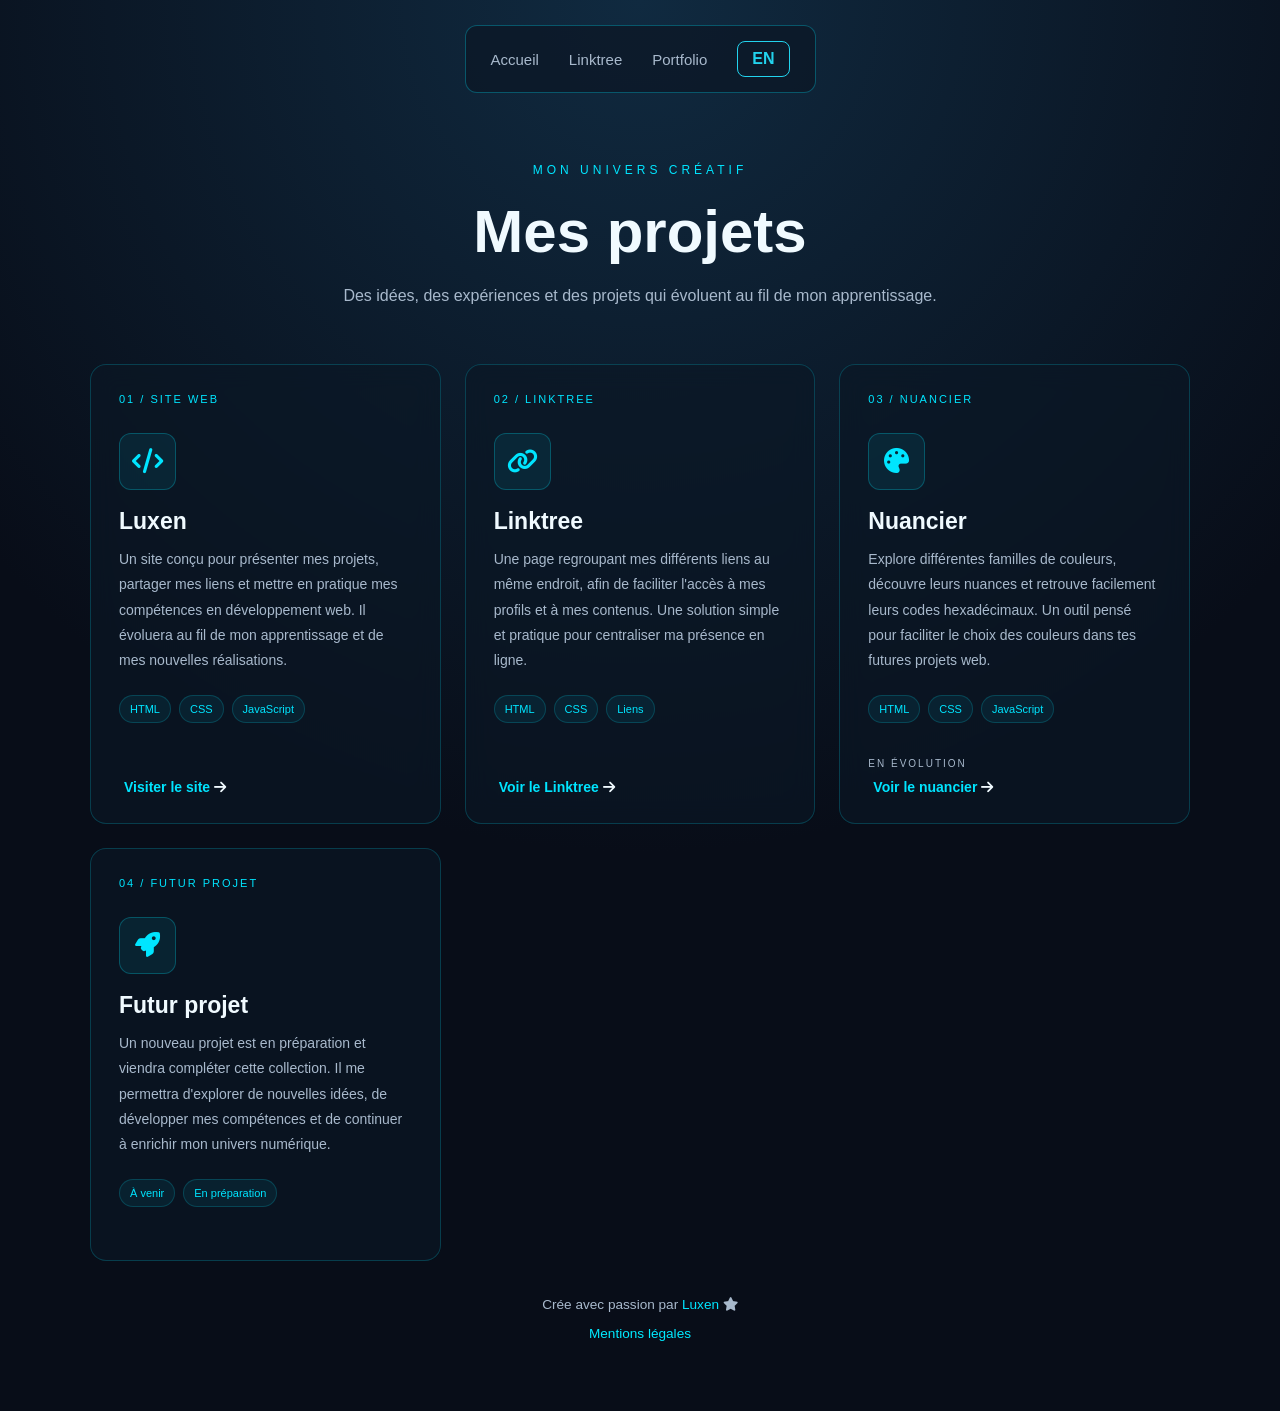
<file: projects.html>
<!doctype html>
<html lang="fr">
    <head>
         <meta charset="UTF-8">
        <meta name="viewport" content="width=device-width, initial-scale=1.0">
        <title>Luxen - Projets</title>
        <link rel="stylesheet" href="css/style.css">
        <!-- Font Awesome : bibliothèque d'icones -->
         <link rel="stylesheet" href="https://cdnjs.cloudflare.com/ajax/libs/font-awesome/6.7.2/css/all.min.css">
    </head>
    <body class="projects-page">
       <nav>
        <a href="index.html" data-fr="Accueil" data-en="Home">Accueil</a>
        <a href="links.html" data-fr="Linktree" data-en="Linktree">Linktree</a>
        <a href="projects.html" data-fr="Portfolio" data-en="Portfolio">Portfolio</a>
        <button type="button" id="language-toggle" class="language-toggle" aria-label="Switch to English">EN</button>
       </nav> 
       <main class="projects-container">
        <header class="projects-header">
            <p class="hero-label" data-fr="MON UNIVERS CRÉATIF" data-en="MY CREATIVE WORLD">MON UNIVERS CRÉATIF</p>
            <h1 data-fr="Mes projets" data-en="My projects">Mes projets</h1>
            <p data-fr="Des idées, des expériences et des projets qui évoluent au fil de mon apprentissage."
                data-en="Ideas, experiments and projects that evolve as I learn.">
                Des idées, des expériences et des projets qui évoluent au fil de mon apprentissage.</p>
        </header>
        <section class="projects-grid">
            <article class="project-card project-card-link reveal">
                <div class="project-number" data-fr="01 / SITE WEB" data-en="01 / WEBSITE">01 / SITE WEB</div>
                <div class="project-symbol">
                    <i class="fa-solid fa-code"></i>
                </div>
                <h2>Luxen</h2>
                <p data-fr="Un site conçu pour présenter mes projets, partager mes liens et mettre en pratique mes compétences en développement web. Il évoluera au fil de mon apprentissage et de mes nouvelles réalisations."
                    data-en="A website designed to showcase my projects, share my links and practise my web development skills. It will evolve as I learn and create mew projects.">
                    Un site conçu pour présenter mes projets, partager mes liens et mettre en pratique mes compétences en développement web. Il évoluera au fil de mon apprentissage et de mes nouvelles réalisations.</p>
                <div class="project-tags">
                    <span>HTML</span>
                    <span>CSS</span>
                    <span>JavaScript</span>
                </div>
                <a href="index.html" class="project-link">
                    <span data-fr="Visiter le site" data-en="Visit the website">Visiter le site</span>
                    <i class="fa-solid fa-arrow-right"></i>
                </a>
            </article>
            <article class="project-card project-card-link reveal">
                <div class="project-number" data-fr="02 / LINKTREE" data-en="02 / LINKTREE">02 / LINKTREE</div>
                <div class="project-symbol">
                    <i class="fa-solid fa-link"></i>
                </div>
                <h2>Linktree</h2>
                <p data-fr="Une page regroupant mes différents liens au même endroit, afin de faciliter l'accès à mes profils et à mes contenus. Une solution simple et pratique pour centraliser ma présence en ligne."
                    data-en="A page that brings all my links together in one place, making it easier to access my profiles and content. A simple, practical way to centralise my online presence.">
                    Une page regroupant mes différents liens au même endroit, afin de faciliter l'accès à mes profils et à mes contenus. Une solution simple et pratique pour centraliser ma présence en ligne.</p>
                <div class="project-tags">
                    <span>HTML</span>
                    <span>CSS</span>
                    <span data-fr="Liens" data-en="links">Liens</span>
                </div>
                <a href="links.html" class="project-link">
                    <span data-fr="Voir le Linktree" data-en="View Linktree">Voir le Linktree</span>
                    <i class="fa-solid fa-arrow-right"></i>
                </a>
            </article>
            <article class="project-card project-card-link reveal">
                <div class="project-number" data-fr="03 / NUANCIER" data-en="03 / COLOR PALETTE">03 / NUANCIER</div>
                <div class="project-symbol">
                    <i class="fa-solid fa-palette"></i>
                </div>
                <h2 data-fr="Nuancier" data-en="Color palette">Nuancier</h2>
                <p data-fr="Explore différentes familles de couleurs, découvre leurs nuances et retrouve facilement leurs codes hexadécimaux. Un outil pensé pour faciliter le choix des couleurs dans tes futures projets web."
                    data-en="Explore different color families, discover their shades and easily find their hex codes. A tool designed to help you choose colors for your future web projects.">
                    Explore différentes familles de couleurs, découvre leurs nuances et retrouve facilement leurs codes hexadécimaux. Un outil pensé pour faciliter le choix des couleurs dans tes futures projets web.</p>
                <div class="project-tags">
                    <span>HTML</span>
                    <span>CSS</span>
                    <span>JavaScript</span>
                </div>
                <p class="project-status" data-fr="EN ÉVOLUTION" data-en="IN PROGRESS">EN ÉVOLUTION</p>
                <a href="nuancier.html" class="project-link">
                    <span data-fr="Voir le nuancier" data-en="View color palette">Voir le nuancier</span>
                    <i class="fa-solid fa-arrow-right"></i>
                </a>
            </article>
            <article class="project-card reveal">
                <div class="project-number" data-fr="04 / FUTUR PROJET" data-en="04 / UPCOMING PROJECT">04 / FUTUR PROJET</div>
                <div class="project-symbol">
                    <i class="fa-solid fa-rocket"></i>
                </div>
                <h2 data-fr="Futur projet" data-en="Upcoming project">Futur projet</h2>
                <p data-fr="Un nouveau projet est en préparation et viendra compléter cette collection. Il me permettra d'explorer de nouvelles idées, de développer mes compétences et de continuer à enrichir mon univers numérique."
                    data-en="A new project is in the works and will join this collection. It will allow me to explore new ideas, develop my skills and continue to expand my digital world.">
                    Un nouveau projet est en préparation et viendra compléter cette collection. Il me permettra d'explorer de nouvelles idées, de développer mes compétences et de continuer à enrichir mon univers numérique.</p>
                <div class="project-tags">
                    <span data-fr="À venir" data-en="Coming soon">À venir</span>
                    <span data-fr="En préparation" data-en="In development">En préparation</span>
                </div>
            </article>
        </section>
        <footer class="site-footer">
            <p data-fr="Crée avec passion par " data-en="Created with passion by ">Crée avec passion par <span>Luxen</span> 
            <i class="fa-solid fa-star"></i>
            </p>
            <a href="mentions-legales.html" data-fr="Mentions légales" data-en="Legal Notice">Mentions légales</a>
        </footer>
       </main>
       <script src="js/script.js"></script>
    </body>
</html>
</file>
<file: css/style.css>
/* 1. Les couleurs de Luxen */
:root {
    --background: #080d18;
    --surface: #0c1726;
    --cyan: #00e5ff;
    --text: #f0faff;
    --text-muted: #a8b9cc;
}

/* 2. Le style général du site */
body {
    margin: 0;
    min-height: 100vh;
    font-family: Arial, sans-serif;
    color: var(--text);

background:
    radial-gradient(
        circle at top,
        #102a40 0%,
        var(--background) 55%
        );
}

/* Menu de navigation */
nav {
    display: flex;
    justify-content: center;
    align-items: center;
    gap: 30px;

    margin: 25px auto;
    padding: 15px 25px;
    width: fit-content;

    background-color: rgba(12, 23, 38, 0.75);
    border: 1px solid rgba(0, 229, 255, 0.3);
    border-radius: 12px;
}

/* Lien du menu */
nav a {
    color: #a8b9cc;
    text-decoration: none;
    font-size: 15px;
    transition: color 0.3s ease, text-shadow 0.3s ease;
}

/* Effet au survol */
nav a:hover {
    color: var(--cyan);
    text-shadow: 0 0 10px var(--cyan)
}

/* Section principale */
.hero {
    text-align: center;
    padding: 80px 20px;
}

/* Petit texte au-dessus du titre */
.hero-label {
    color: var(--cyan);
    font-size: 12px;
    letter-spacing: 4px;
    margin-bottom: 20px;
}

/* Titre principal */
.hero h1 {
    font-size: clamp(36px, 6vw, 64px);
    margin: 0;
    font-weight: 700;
}

/* Mot Luxen en dégradé */
.hero h1 span {
    background: linear-gradient(
        90deg,
        #00e5ff,
        #8b5cf6
    );

    -webkit-background-clip: text;
    background-clip: text;
    color: transparent;
}

/* Description */
.hero-description {
    color: var(--text-muted);
    font-size: 17px;
    line-height: 1.7;
    max-width: 550px;
    margin: 20px auto 0;
}

.hero-button {
    display: inline-flex;
    align-items: center;
    gap: 12px;
    margin-top: 32px;
    padding: 14px 24px;

    color: var(--text);
    text-decoration: none;
    font-size: 15px;
    font-weight: 600;

    background: linear-gradient(
        135deg,
        rgba(0, 229, 255, 0.15),
        rgba(139, 92, 246, 0.15)
    );

    border: 1px solid rgba (0,229, 255, 0.6);
    border-radius: 8px;

    box-shadow: 0 0 20px rgba(0, 229, 255, 0.8);

    transition:
        transform 0.3s ease,
        box-shadow 0.3s ease,
        border-color 0.3s ease;
}

.hero-button:hover {
    transform: translateY(-3px);
    border-color: var(--cyan);
    box-shadow: 0 0 25px rgba(0, 229, 255, 0.25);
}

.herobutton span {
    color: var(--cyan);
    transition: transform  0.3s ease;
}

hero-button:hover span {
    transform: translateX(4px);
}

.about-card {
    max-width: 600px;
    margin: 70px auto 30px;
    padding: 35px;

    text-align: center;

    background: rgba(12, 23, 38, 0.65);
    backdrop-filter: blur(12px);

    border: 1px solid rgba(0, 229, 255, 0.25);
    border-radius: 16px;

    box-shadow: 0 0 35px rgba(0, 229, 255, 0.05);

    transition:
        transform 0.3s ease,
        border-color 0.3s ease,
        box-shadow 0.3s ease;
}

.about-card:hover {
    transform: translateY(-5px);
    border-color: rgba(0, 229, 255, 0.6);
    box-shadow: 0 0 30px rgba(0, 229, 255, 0.12);
}

.about-card-icon {
    color: var(--cyan);
    font-size: 32px;
    margin-bottom: 15px;
    text-shadow: 0 0 15px var(--cyan);
}

.about-card-label {
    color: var(--cyan);
    font-size: 11px;
    letter-spacing: 4px;
    margin-bottom: 15px;
}

.about-card h2 {
    font-size: 26px;
    margin: 0 0 18 px;
}

.about-card-description {
    color: var(--cyan);
    font-size: 15px;
    line-height: 1.8;
    max-width: 480px;
    margin: 0 auto;
}

.about-card-tags {
    display: flex;
    justify-content: center;
    flex-wrap: wrap;
    gap: 10px;
    margin-top: 25px;
}

.about-card-tags span {
    padding: 8px 14px;
    color: var(--cyan);
    font-size: 12px;

    background: rgba(0, 229, 255, 0.07);
    border: 1px solid rgba(0, 229, 255, 0.2);
    border-radius: 20px;
}

/* PAGE DES PROJETS */

.projects-container {
    max-width: 1100px;
    margin: 70px auto;
    padding: 00 25px;
}

.projects-header {
    text-align: center;
    margin-bottom: 55px;
}

.projects-header h1 {
    font-size: clamp(38px, 6vw, 60px);
    margin: 15px 0;
}

.projects-header h1 span {
    background: linear-gradient(90deg, #00e5ff, #8b5cf6);
    -webkit-background-clip: text;
    background-clip: text;
    color: transparent;
}

.projects-header > p:last-child {
    color: var(--text-muted);
    line-height: 1.7;
}

.projects-grid {
    display: grid;
    grid-template-columns: repeat(3, minmax(0, 1fr));
    gap: 24px;
}

.project-card {
    display: flex;
    flex-direction: column;
    align-items: flex-start;

    padding: 28px;
    min-width: 0;

    background: rgba(12, 23, 38, 0.65);
    backdrop-filter: blur(12px);

    border: 1px solid rgba(0, 229, 255, 0.2);
    border-radius: 16px;

    transition:
        transform 0.3s ease,
        border-color 0.3s ease,
        box-shadow 0.3s ease;
}

.project-card:hover {
    transform: translateY(-3px) scale(1.01);
    border-color: rgba(0, 229, 255, 0.65);
    box-shadow:
        0 0 20px rgba(0, 229, 255, 0.12),
        0 0 38px rgba(0, 229, 255, 0.18);
}

.project-number {
    color: var(--cyan);
    font-size: 11px;
    letter-spacing: 2px;
}

.project-symbol {
    display: grid;
    place-items: center;

    width: 55px;
    height: 55px;
    margin: 28px 0 18px;

    color: var(--cyan);
    font-size: 25px;

    background: rgba(0, 229, 255, 0.08);
    border: 1px solid rgba(0, 229, 255, 0.25);
    border-radius: 12px;
}

.project-card h2 {
    font-size: 23px;
    margin: 0 0 12px;
}

.project-card > p:not(.project-status) {
    color: var(--text-muted);
    font-size: 14px;
    line-height: 1.8;
    margin: 0 0 22px;
}

.project-tags {
    display: flex;
    flex-wrap: wrap;
    gap: 8px;
    margin-bottom: 25px;
}

.project-tags span {
    padding: 7px 10px;

    color: var(--cyan);
    font-size: 11px;

    background: rgba(0, 229, 255, 0.07);
    border: 1px solid rgba(0, 229, 255, 0.18);
    border-radius: 20px;
}

.project-link {
    margin-top: auto;
    color: var(--text);
    text-decoration: none;
    font-size: 14px;
    font-weight: 600;
}

.project-link span {
    display: inline-block;
    margin-left: 5px;
    color: var(--cyan);
    transition: transform 0.3s ease;
}

.project-link:hover span {
    transform: translateX(5px);
}

.project-status {
    margin-top: auto;
    padding-top: 10px;
    color: var(--text-muted);
    font-size: 10px;
    letter-spacing: 2px;
}

/* ADAPTATION AUX ÉCRANS PLUS PETITS */

@media (max-width: 850px) {
    .projects-grid {
        grid-template-columns: repeat(2, minmax(0, 1fr));
    }
}

@media (max-width: 560px) {
    .projects-container {
        margin-top: 45px;
        Padding: 0 18px;
    }

    .projects-grid {
        grid-template-columns: 1fr;
    }


    .project-card {
        padding: 24px;
    }
}

/* ============================= */
/* PAGE DES LIENS - LUXEN */
/* ============================= */

.links-container {
    box-sizing: border-box;
    width: 100%;
    max-width: 680px;
    margin: 70px auto 40px;
    padding: 0 24px;
    min-width: 0;
}

.links-header {
    text-align: center;
    margin-bottom: 36px;
}

.links-label {
    color: var(--cyan);
    font-size: 0.75rem;
    font-weight: 700;
    letter-spacing: 3px;
    margin-bottom: 14px;
}

.links-header h1 {
    font-size: clamp(2.5rem, 7vw, 4rem);
    margin-bottom: 16px;
}

.links-header h1 span {
    background: linear-gradient(90deg, var(--cyan), #8b5cf6);
    -webkit-background-clip: text;
    background-clip: text;
    color: transparent;
}

.links-description {
    color: var(--text-muted);
    line-height: 1.7;
    max-width: 460px;
    margin: 0 auto;
}

.links-list {
    display: flex;
    flex-direction: column;
    gap: 14px;
}

.link-card {
    box-sizing: border-box;
    width: 100%;
    min-width: 0;
    display: flex;
    align-items: center;
    gap: 16px;
    padding: 18px 20px;
    background: rgb(12 23 38 / 75%);
    border: 1px solid rgb(0 229 255 / 18%);
    border-radius: 16px;
    text-decoration: none;
    color: var(--text);
    backdrop-filter: blur(12px);
    transition:
        transform 200ms ease,
        border-color 200ms ease,
        box-shadow 200ms ease,
        background-color 200ms ease;
}

.link-card:hover {
    transform: translateY(-3px);
    border-color: var(--cyan);
    background: rgb(16 42 64 / 90%);
    box-shadow: 0 0 24px rgb(0 229 255 / 12%);
}

.link-card:focus-visible {
    outline: 2px solid var(--cyan);
    outline-offset: 4px;
}

.link-icon {
    width: 46px;
    height: 46px;
    flex-shrink: 0;
    display: flex;
    align-items: center;
    justify-content: center;
    border-radius: 12px;
    background: rgb(0 229 255 / 9%);
    color: var(--cyan);
    font-size: 1.6rem;
}

.link-info {
    display: flex;
    flex-direction: column;
    gap: 5px;
    flex: 1;
}

.link-info strong {
    font-size: 1rem;
}

.link-info small {
    color: var(--text-muted);
    font-size: 0.85rem;
}

.link-arrow {
    color: var(--text-muted);
    font-size: 1.3rem;
    transition: color 200ms ease, transform 200ms ease;
}

.link-card:hover .link-arrow {
    color: var(--cyan);
    transform: translate(3px, -3px);
}

.site-footer {
    text-align: center;
    margin-top: 36px;
    color: var(--text-muted);
    font-size: 0.85rem;
}

.site-footer span {
    color: var(--cyan);
}

@media (max-width: 560px) {
    .links-container {
        margin-top: 45px;
        padding: 0 18px;
    }

    .link-card {
        padding: 15px;
        gap: 12px;
    }

    .link-info small {
        font-size: 0.78rem;
    }
}

@media (prefers-reduced-motion: reduce) {
    .link-card,
    .link-arrow {
        transition: none;
    }

    .link-card:hover,
    .link-card:hover .link-arrow {
        transform: none;
    }
}

/* Cartes de projets cliquables */
.project-card-link {
    cursor: pointer;
}

.project-card-link:hover {
    border-color: var(--cyan);
    box-shadow: 0 0 24px rgb(0 229 255 / 12%);
}

.project-card-link {
    position: relative;
}

/* Apparition progressive des cartes du portfolio */
@keyframes projectFadeIn {
    from {
        opacity: 0;
        transform: translateY(25px);
    }

    to {
        opacity: 1;
        transform: translateY(0);
    }
}

/* État initial des cartes */
.project-card.reveal {
    opacity: 0;
    translate: 0 25px;
    transition:
        opacity 0.7s ease,
        translate 0.7s ease,
        transform 0.2s ease,
        border-color 0.2s ease,
        box-shadow 0.2s ease;
}

/* Apparition quand la carte entre dans l'écran */
.project-card.reveal.visible {
    opacity: 1;
    translate: 0 0;
}

.project-card.reveal.visible:hover {
    transform: translateY(-3px) scale(1.01);
}

/* Décalage entre les cartes */
.project-card.reveal.visible:nth-child(2) {
    animation-delay: 0.15s;
}

.project-card.reveal.visible:nth-child(3) {
    animation-delay: 0.3s;
}

/* SECTION : CE QUE J'APPRENDS */

.skills-section {
    max-width: 1100px;
    margin: 90px auto;
    padding: 0 25px;
    text-align: center;
}

.skills-label {
    color: var(--cyan);
    font-size: 11px;
    letter-spacing: 4px;
    margin-bottom: 15px;
}

.skills-section h2 {
    font-size: clamp(28px, 4vw, 40px);
    margin: 0 0 18px;
}

.skills-description {
    max-width: 600px;
    margin: 0 auto 40px;
    color: var(--text-muted);
    font-size: 15px;
    line-height: 1.8;
}

.skills-grid {
    display: grid;
    grid-template-columns: repeat(3, minmax(0, 1fr));
    gap: 24px;
    text-align: left;
}

.skill-card {
    display: flex;
    flex-direction: column;
    align-items: flex-start;
    min-width: 0;
    padding: 28px;

    background: rgba(12, 23, 38, 0.65);
    backdrop-filter: blur(12px);

    border: 1px solid rgba(0, 229, 255, 0.2);
    border-radius: 16px;

    transition:
        transform 0.3s ease,
        border-color 0.3s ease,
        box-shadow 0.3s ease;
}

.skill-card:hover {
    transform: translateY(-5px);
    border-color: rgba(0, 229, 255, 0.65);
    box-shadow:
        0 0 20px rgba(0, 229, 255, 0.12),
        0 0 38px rgba(139, 92, 246, 0.12);
}

.skill-icon {
    display: grid;
    place-items: center;
    width: 55px;
    height: 55px;
    margin-bottom: 20px;

    color: var(--cyan);
    font-size: 30px;

    background: rgba(0, 229, 255, 0.08);
    border: 1px solid rgba(0, 229, 255, 0.25);
    border-radius: 12px;
}

.skill-card h3 {
    margin: 0 0 12px;
    font-size: 22px;
}

.skill-card p {
    margin: 0 0 22px;
    color: var(--text-muted);
    font-size: 14px;
    line-height: 1.8;
}

.skill-tag {
    margin-top: auto;
    padding: 7px 11px;

    color: var(--cyan);
    font-size: 11px;

    background: rgba(0 ,229, 255, 0.07);
    border: 1px solid rgba(0, 229, 255, 0.18);
    border-radius: 20px;
}

/*Adaptation aux écran plus petits */

@media (max-width: 850px) {
    .skills-grid {
        grid-template-columns: repeat(é, minmax(0, 1fr));
    }
}

@media (max-width: 560px) {
    .skills-section {
        margin: 65px auto;
        padding: 0 18px;
    }

    .skills-grid {
        grid-template-columns: 1fr;
    }

    .skill-card {
        padding: 24px;
    }
}

/* SECTION : PROJET À LA UNE */

.featured-section {
    max-width: 1100px;
    margin: 90px auto;
    padding: 0 25px;
}

.featured-label {
    margin-bottom: 15px;
    color: var(--cyan);
    font-size: 11px;
    letter-spacing: 4px;
    text-align: center;
}

.featured-section > h2 {
    margin: 0 0 40px;
    font-size: clamp(28px, 4vw, 40px);
    text-align: center;
}

.featured-card {
    display: grid;
    grid-template-columns: 1fr 1fr;
    align-items: center;
    gap: 40px;

    padding: 35px;

    background: rgba(12, 23, 38, 0.7);
    backdrop-filter: blur(12px);

    border: 1px solid rgba(0, 229, 255,0.22);
    border-radius: 22px;

    transition:
        transform 0.3s ease,
        border-color 0.3s ease,
        box-shadow 0.3s ease;
}

.featured-card:hover {
    transform: translateY(-5px);
    border-color: rgba(0, 229, 255, 0.6);
    box-shadow: 0 0 35px rgba(0, 229, 255, 0.08);
}

/* Aperçu visuel du site */

.featured-visual {
    display: grid;
    place-items: center;
    min-width: 0;
    min-height: 300px;
    padding: 20px;

    background: radial-gradient(circle at 50% 50%, rgba(0, 229, 255, 0.15), transparent 70%), rgba(8, 13, 24, 0.8);

    border: 1px solid rgba(0, 229, 255, 0.12);
    border-radius: 16px;
}

.featured-window {
    width: 100%;
    max-width: 380px;
    overflow: hidden;

    background: #080d18;
    border: 1px solid rgba(0, 229, 255, 0.1);
    border-radius: 12px;

    box-shadow: 0 0 30px rgba(0, 229, 255, 0.1);
}

.window-dots {
    display: flex;
    gap: 6px;
    padding: 12px;

    border-bottom: 1px solid rgba(0, 229, 255, 0.15);
}

.window-dots span {
    width: 8px;
    height: 8px;
    border-radius: 50%;
    background: var(--cyan);
    opacity: 0.7;
}

.window-dots span:nth-child(2) {
    opacity: 0.4;
}

.window-dots span:nth-child(3) {
    opacity: 0.2;
}

.featured-preview {
    padding: 35px 20px;
    text-align: center;
}

.featured-preview > p {
    margin: 0 0 15px;
    color: var(--cyan);
    font-size: 9px;
    letter-spacing: 3px;
}

.featured-preview h3 {
    margin: 0 0 20px;
    font-size: clamp(18px, 2.5vw, 25px);
}

.featured-preview h3 span {
    color: var(--cyan);
}

.preview-line {
    width: 80%;
    height: 5px;
    margin: 10px auto;

    background: rgba(168, 185, 204, 0.18);
    border-radius: 10px;
}

.preview-line.short {
    width: 50%;
}

/* Texte du projet */

.featured-category {
    display: inline-block;
    margin-bottom: 15px;
    padding: 7px 10px;

    color: var(--cyan);
    font-size: 10px;
    letter-spacing: 1px;

    background: rgba(0, 229, 255, 0.07);
    border: 1px solid rgba(0, 229, 255, 0.2);
    border-radius: 20px;
}

.featured-content h3 {
    margin: 0 0 18px;
    font-size: clamp(22px, 3vw, 30px);
    line-height: 1.3;
}

.featured-content > p {
    margin: 0 0 25px;
    color: var(--text-muted);
    font-size: 14px;
    line-height: 1.9;
}

.featured-tags {
    display: flex;
    flex-wrap: wrap;
    gap: 10px;
    margin-bottom: 28px;
}

.featured-tags span {
    padding: 7px 12px;

    color: var(--text);
    font-size: 12px;

    background: rgba(255, 255, 255, 0.04);
    border: 1px solid rgba(168, 185, 204, 0.18);
    border-radius: 8px;
}

.featured-button {
    display: inline-flex;
    align-items: center;
    justify-content: center;
    gap: 12px;

    max-width: 100%;
    padding: 13px 18px;

    color: var(--cyan);
    font-size: 13px;
    text-decoration: none;

    border: 1px solid rgba(0, 229, 255, 0.45);
    border-radius: 10px;

    transition:
        background 0.3s ease,
        color 0.3s ease,
        transform 0.3s ease;
}

.featured-button:hover {
    color: var(--background);
    background: var(--cyan);
    transform: translateY(-2px);
}

/* Adaptation aux écrans plus petits */

@media (max-width: 850px) {
    .featured-card {
        grid-template-columns: 1fr;
        gap: 30px;
    }

    .featured-visual {
        min-height: 260px;
    }
}

@media (max-width: 560px) {
    .featured-section {
        margin: 65px auto;
        padding: 0 18px;
    }

    .featured-card {
        padding: 20px;
        gap: 25px;
    }

    .featured-visual {
        min-height: 220px;
        padding: 12px;
    }

    .featured-preview {
        padding: 28px 12px;
    }

    .featured-button {
        width: 100%;
        box-sizing: border-box;
    }
}

/* SECTION : MON PARCOURS D'APPRENTISSAGE */

.journey-section {
    max-width: 850px;
    margin: 90px auto;
    padding: 0 25px;
}

.journey-label {
    margin-bottom: 15px;
    color: var(--cyan);
    font-size: 11px;
    letter-spacing: 4px;
    text-align: center;
}

.journey-section > h2 {
    margin: 0 0 18px;
    font-size: clamp(28px, 4vw, 40px);
    text-align: center;
}

.journey-description {
    max-width: 600px;
    margin: 0 auto 55px;
    color: var(--text-muted);
    font-size: 15px;
    line-height: 1.8;
    text-align: center;
}

/* Frise chronologique */

.journey-timeline {
    position: relative;
    display: flex;
    flex-direction: column;
    gap: 30px;
}

/* Ligne verticale lumineuse */

.journey-timeline::before {
    content: "";
    position: absolute;
    top: 25px;
    bottom: 25px;
    left: 29px;
    width: 2px;

    background: linear-gradient(
        to bottom,
        rgba(0, 229, 255, 0.8),
        rgba(139, 92, 246, 0.5),
        rgba(0, 229, 255, 0.15)
    );

    box-shadow: 0 0 12px rgba(0, 229, 255, 0.2);
}

/* Chaque étape */

.journey-item {
    position: relative;
    display: grid;
    grid-template-columns: 60px minmax(0, 1fr);
    align-items: start;
    gap: 22px;
    min-width: 0;
}

/* Icônes */

.journey-icon {
    position: relative;
    z-index: 1;

    display: grid;
    place-items: center;
    width: 60px;
    height: 60px;
    box-sizing: border-box;

    color: var(--cyan);
    font-size: 25px;

    background: #0c1726;
    border: 1px solid rgba(0, 229, 255, 0.45);
    border-radius: 16px;

    box-shadow: 0 0 18px rgba(0, 229, 255, 0.08);

    transition:
        background 0.3s ease,
        box-shadow 0.3s ease,
        transform 0.3s ease;
}

.journey-item:hover .joourney-icon {
    background: rgba(0, 229, 255, 0.12);
    box-shadow: 0 0 24px rgba(0, 229, 255, 0.2);
    transform: scale(1.05);
}

/* Cartes de contenu */

.journey-content {
    min-width: 0;
    padding: 25px;

    background: rgba(12,  23, 38, 0.65);
    backdrop-filter: blur(12px);

    border: 1px solid rgba(0, 229, 255, 0.18);
    border-radius: 16px;

    transition:
        border-color 0.3s ease,
        transform 0.3s ease,
        box-shadow 0.3s ease;
}

.journey-item:hover .journey-content {
    border-color: rgba(0, 229, 255, 0.5);
    transform: translateX(4px);
    box-shadow: 0 0 25px rgba(0, 229, 255, 0.06);
}

.journey-number {
    display: inline-block;
    margin-bottom: 12px;

    color: var(--cyan);
    font-size: 10px;
    letter-spacing: 2px;
}

.journey-content h3 {
    margin: 0 0 12px;
    font-size: 21px;
    line-height: 1.4;
}

.journey-content p {
    margin: 0 0 20px;
    color: var(--text-muted);
    font-size: 14px;
    line-height: 1.8;
}

.journey-tag {
    display: inline-block;
    padding: 7px 11px;

    color: var(--cyan);
    font-size: 11px;

    background: rgba(0, 229, 255, 0.07);
    border: 1px solid rgba(0, 229, 255, 0.2);
    border-radius: 20px;
}

/* Adaptation aux écrans plus petits */

@media (max-width: 560px) {
    .journey-section {
        margin: 65px auto;
        padding: 0 18px;
    }

    .journey-description {
        margin-bottom: 40px;
    }

    .journey-timeline {
        gap: 22px;
    }

    .journey-timeline::before {
        left: 22px;
    }

    .journey-item {
        grid-template-columns: 46px minmax(0, 1fr);
        gap: 14px;
    }

    .journey-icon {
        width: 46px;
        height: 46px;
        font-size: 20px;
        border-radius: 12px;
    }

    .journey-content {
        padding: 20px;
    }

    .journey-content h3 {
        font-size: 18px;
    }

    .journey-content p {
        font-size: 13px;
    }
}

/* ============================= */
/* PAGE DES MENTIONS LÉGALES */
/* ============================= */

.legal-page {
    padding: 140px 20px 80px;
    min-height: 80vh;
}

.legal-container {
    max-width: 900px;
    margin: 0 auto;
}

.legal-container h1 {
    color: #00eaff;
    font-size: 2.5rem;
    text-align: center;
    margin-bottom: 30px;
}

.legal-container > p {
    color: #b8c7d9;
    line-height: 1.8;
    text-align: center;
    margin-bottom: 50px;
}

.legal-section {
    background: rgba(255, 255, 255, 0.03);
    border: 1px solid rgba(0, 234, 255,0.15);
    border-radius: 16px;
    padding: 25px;
    margin-bottom: 20px;
}

.legal-section h2 {
    color: #00eaff;
    font-size: 1.3rem;
    margin-bottom: 15px;
}

.legal-section p {
    color: #b8c7d9;
    line-height: 1.8;
    margin: 0;
}

@media ( max-width: 600px) {
    .legal-page {
        padding: 110px 16px 50px;
    }

    .legal-container h1 {
        font-size: 2rem;
    }

    .legal-section {
        padding: 20px;
    }
}


/* ============================= */
/* LIENS - PAGE MENTIONS LÉGALES */
/* ============================= */

.legal-container a {
    color: #00eaff;
    text-decoration: underline;
    text-decoration-color: rgba(0, 234, 255, 0.45);
    text-underline-offset: 4px;
    transition: color 0.3s ease,
                text-decoration-color 0.3s ease,
                text-shadow 0.3s ease;
}

/* Effet au survol */
.legal-container a:hover {
    color: #ffffff;
    text-decoration-color: #00eaff;
    text-shadow: 0 0 8px rgba(0, 234, 255, 0.65);
}

/* Repère visible au clavier */
.legal-container a:focus-visible {
    outline: 2px solid #00eaff;
    outline-offset: 4px;
    border-radius: 2px;
}

/* Liens déjà visités */
.legal-container a:visited {
    color: #8befff;
}


/* ============================= */
/* LIENS DU PIED DE PAGE */
/* ============================= */

.site-footer a {
    color: #00eaff;
    text-decoration: none;
    transition: color 0.3s ease,
                text-shadow 0.3s ease;
}

.site-footer a:hover {
    color: #ffffff;
    text-shadow: 0 0 8px rgba(0, 234, 255, 0.65);
}

.site-footer a:focus-visible {
    outline: 2px solid #00eaff;
    outline-offset: 4px;
    border-radius: 2px;
}

/* PAGE DU NUANCIER */

.nuancier-page {
    padding: 40px 20px;
}


.nuancier-intro {
    text-align: center;
    margin: 0 auto 40px;
    padding: 35px 25px;
    max-width: 900px;

    background: linear-gradient(
        135deg,
        rgba(0, 229, 255, 0.10),
        rgba(80, 40, 180, 0.12)
    );

    border: 1px solid rgba(0, 229, 255, 0.45);
    border-radius: 20px;

    box-shadow:
        0 0 15px rgba(0, 229, 255, 0.10),
        inset 0 0 20px rgba(0, 229, 255, 0.04);
}


.nuancier-intro h1 {
    margin-bottom: 15px;
    color: #00E5FF;
    font-size: clamp(2rem, 5vw, 3.5rem);
    text-shadow: 0 0 15px rgba(0, 229, 255, 0.35);
}

.nuancier-intro p {
    max-width: 650px;
    margin: 0 auto;
    color: #D0E7F0;
    font-size: 1.05rem;
    line-height: 1.8;
}

.nuancier-content {
    max-width: 1100px;
    margin: 0 auto;
}

.famille-couleurs {
    margin-bottom: 40px;
}

.famille-couleurs h2 {
    margin-bottom: 20px;
    color: #22d3ee;
}

.grille-couleurs {
    display: grid;
    grid-template-columns: repeat(auto-fit, minmax(180px, 1fr));
    gap: 20px;
}

.carte-couleur {
    padding: 15px;
    border: 1px solid rgba(34, 211, 238, 0.2);
    border-radius: 14px;
    background: rgba(255, 255, 255, 0.04);
    transition: transform 0.3s ease, border-color 0.3s ease;
}

.carte-couleur:hover {
    transform: translateY(-5px);
    border-color: #22d3ee;
    box-shadow: 0 0 18px rgba(34, 211, 238, 0.15);
}

.aperçu-couleur {
    width: 100%;
    height: 120px;
    border-radius: 9px;
    margin-bottom: 15px;
}

.carte-couleur h3 {
    margin-bottom: 8px;
}

.carte-couleur p {
    font-family: monospace;
    letter-spacing: 1px;
}

.carte-couleur button {
    width: 100%;
    margin-top: 10px;
    padding: 10px;
    border: 1px solid #22d3ee;
    border-radius: 8px;
    background: transparent;
    color: inherit;
    cursor: pointer;
    transition: background 0.3s ease;
}

.carte-couleur button:hover {
    background: rgba(34, 211, 238, 0.12);
}

/* BARRE DE RECHERCHE DU NUANCIER */

.nuancier-toolbar {
    max-width: 600px;
    margin: 0 auto 40px;
}

.nuancier-toolbar label {
    display: block;
    margin-bottom: 10px;
    color: #22d3ee;
    font-weight: 600;
}

.nuancier-toolbar input {
    width: 100%;
    box-sizing: border-box;
    padding: 14px 16px;
    border: 1px solid rgba(34, 211, 238, 0.35);
    border-radius: 10px;
    background: rgba(255, 255, 255, 0.04);
    color: #ffffff;
    font: inherit;
    outline: none;
    transition:border-color 0.3s ease, box-shadow 0.3s ease;
}

.nuancier-toolbar input::placeholder {
    color: #9ca3af;
}

.nuancier-toolbar input:focus {
    border-color: #22d3ee;
    box-shadow: 0 0 12px rgba(34, 211, 238, 0.2);
}

/* BOUTON DE LANGUE */

#language-toggle {
    padding: 8px 14px;
    border: 1px solid #22d3ee;
    border-radius: 8px;
    background: transparent;
    color: #22d3ee;
    font: inherit;
    font-weight: 600;
    cursor: pointer;
    transition:
        background-color 0.2s ease,
        color 0.2s ease,
        box-shadow 0.2s ease;
}

#language-toggle:hover {
    background-color: #22d3ee;
    color: #07111f;
    box-shadow: 0 0 12px rgba(34, 211, 238, 0.3);
}
</file>
